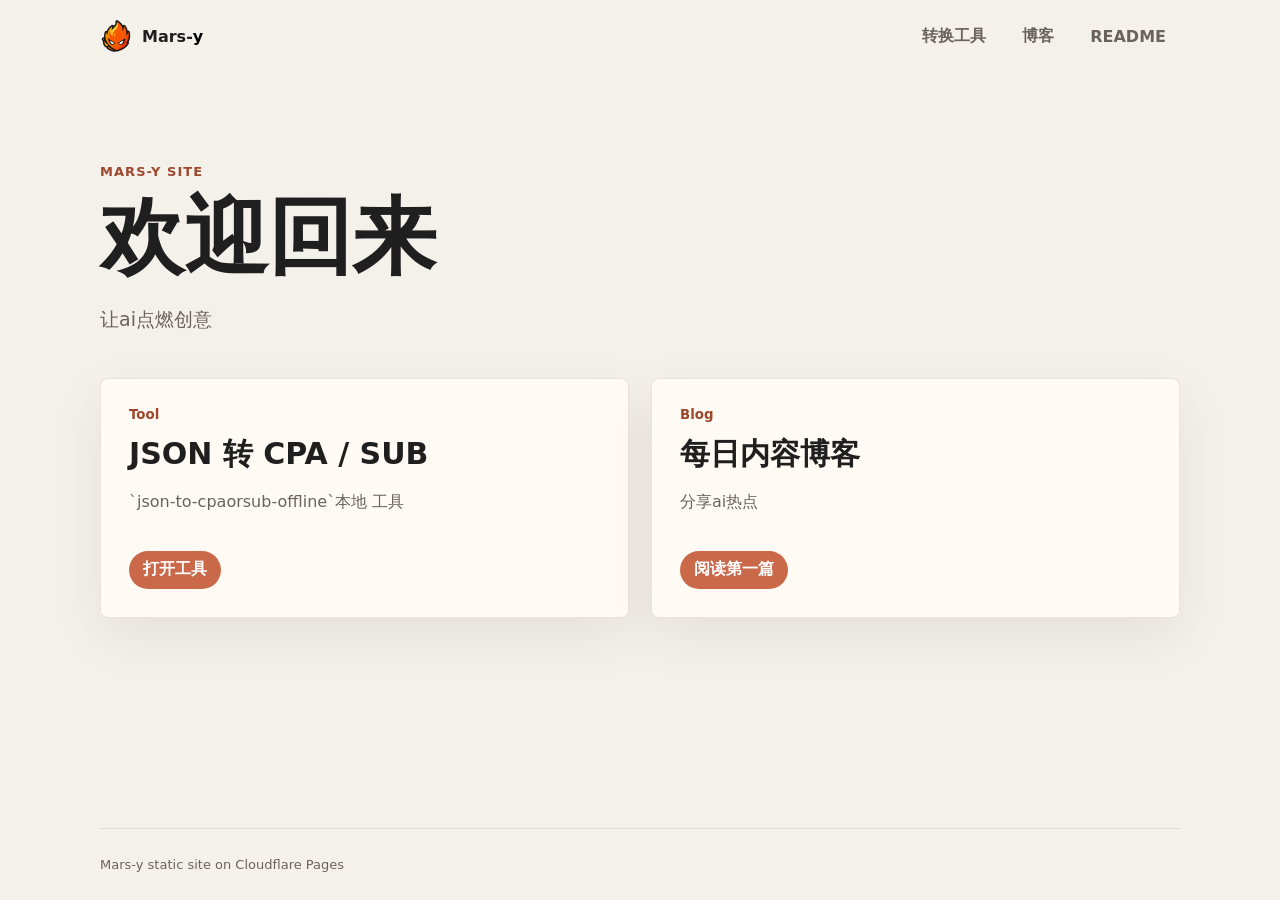
<file: index.html>
<!doctype html>
<html lang="zh-CN">
<head>
  <meta charset="utf-8">
  <meta name="viewport" content="width=device-width, initial-scale=1">
  <title>Mars-y - 工具与博客</title>
  <meta name="description" content="Mars-y 静态站点入口，包含本地转换工具和每日博客。">
  <link rel="icon" type="image/x-icon" href="assets/mars-y-icon-cropped-hd.ico">
  <style>
    :root {
      --bg: #f4f1eb;
      --surface: #fffaf3;
      --text: #1f1f20;
      --muted: #69635c;
      --line: rgba(31, 31, 32, 0.1);
      --accent: #c9694a;
      --accent-dark: #9d482d;
      font-family: Inter, ui-sans-serif, system-ui, -apple-system, BlinkMacSystemFont, "Segoe UI", sans-serif;
    }

    * { box-sizing: border-box; }
    body { margin: 0; background: var(--bg); color: var(--text); }
    a { color: inherit; text-decoration: none; }
    .shell { min-height: 100vh; display: grid; grid-template-rows: auto 1fr auto; }
    .nav, .main, .footer { width: min(1080px, calc(100% - 40px)); margin-inline: auto; }
    .nav { min-height: 72px; display: flex; align-items: center; gap: 18px; }
    .brand { display: inline-flex; align-items: center; gap: 10px; font-weight: 850; }
    .brand img { width: 32px; height: 32px; border-radius: 8px; }
    .brand-y { color: #000; }
    .links { margin-left: auto; display: flex; gap: 8px; flex-wrap: wrap; }
    .links a, .button { min-height: 38px; display: inline-flex; align-items: center; justify-content: center; padding: 0 14px; border-radius: 999px; font-weight: 750; }
    .links a { color: var(--muted); }
    .links a:hover { color: var(--accent-dark); background: rgba(201, 105, 74, 0.1); }
    .main { padding: clamp(44px, 8vw, 92px) 0; }
    .eyebrow { color: var(--accent-dark); font-size: 13px; font-weight: 850; text-transform: uppercase; letter-spacing: 0.08em; }
    h1 { max-width: 860px; margin: 16px 0 0; font-size: clamp(44px, 8vw, 84px); line-height: 1.02; letter-spacing: 0; }
    .copy { max-width: 720px; margin: 22px 0 0; color: var(--muted); font-size: 19px; line-height: 1.75; }
    .grid { display: grid; grid-template-columns: repeat(2, minmax(0, 1fr)); gap: 22px; margin-top: 42px; }
    .card { min-height: 240px; display: flex; flex-direction: column; padding: 28px; border: 1px solid var(--line); border-radius: 8px; background: var(--surface); box-shadow: 0 18px 52px rgba(45, 36, 28, 0.08); }
    .card small { color: var(--accent-dark); font-weight: 850; }
    .card h2 { margin: 14px 0 0; font-size: 30px; line-height: 1.2; }
    .card p { color: var(--muted); line-height: 1.7; }
    .button { margin-top: auto; width: fit-content; background: var(--accent); color: white; }
    .footer { padding: 28px 0; border-top: 1px solid var(--line); color: var(--muted); font-size: 13px; }
    @media (max-width: 760px) {
      .nav { align-items: flex-start; flex-direction: column; padding: 16px 0; }
      .links { margin-left: 0; }
      .grid { grid-template-columns: 1fr; }
    }
  </style>
</head>
<body>
  <div class="shell">
    <header class="nav">
      <a class="brand" href="index.html" aria-label="Mars-y">
        <img src="assets/mars-y-icon-cropped-hd.ico" alt="Mars-y logo">
        <span>Mars-<span class="brand-y">y</span></span>
      </a>
      <nav class="links" aria-label="主导航">
        <a href="tools/json-to-cpaorsub-offline/">转换工具</a>
        <a href="blog/">博客</a>
        <a href="README.md">README</a>
      </nav>
    </header>

    <main class="main">
      <div class="eyebrow">Mars-y Site</div>
      <h1>欢迎回来</h1>
      <p class="copy">让ai点燃创意</p>

      <section class="grid" aria-label="站点入口">
        <a class="card" href="tools/json-to-cpaorsub-offline/">
          <small>Tool</small>
          <h2>JSON 转 CPA / SUB</h2>
          <p>`json-to-cpaorsub-offline`本地 工具</p>
          <span class="button">打开工具</span>
        </a>
        <a class="card" href="blog/posts/2026-06-03-ai-three-years-nine-lessons/">
          <small>Blog</small>
          <h2>每日内容博客</h2>
          <p>分享ai热点</p>
          <span class="button">阅读第一篇</span>
        </a>
      </section>
    </main>

    <footer class="footer">Mars-y static site on Cloudflare Pages</footer>
  </div>
</body>
</html>
</file>
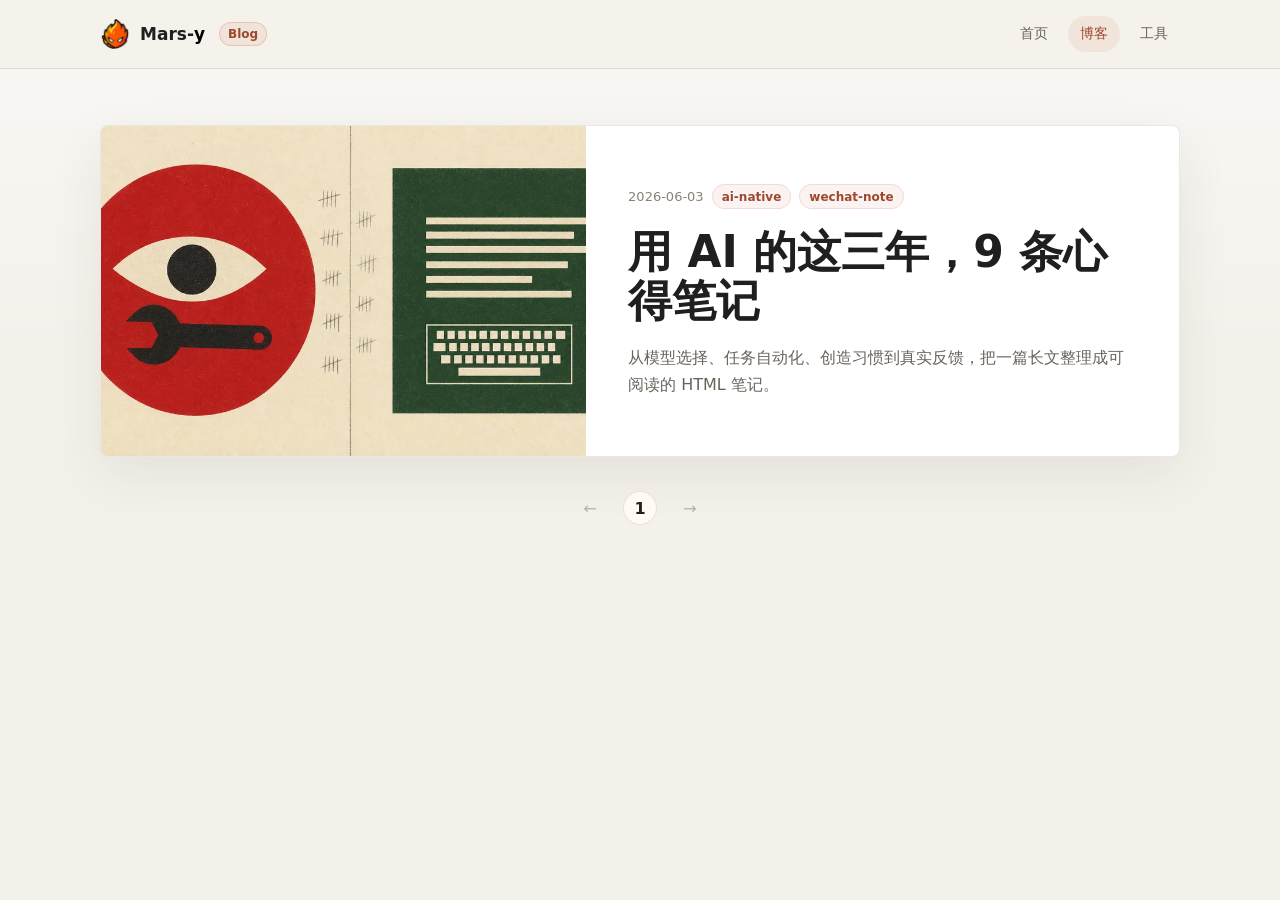
<file: blog/index.html>
<!doctype html>
<html lang="zh-CN">
<head>
  <meta charset="utf-8">
  <meta name="viewport" content="width=device-width, initial-scale=1">
  <title>Mars-y Blog</title>
  <meta name="description" content="Mars-y Blog 文章列表。">
  <link rel="icon" type="image/x-icon" href="../assets/mars-y-icon-cropped-hd.ico">
  <link rel="stylesheet" href="assets/blog.css">
</head>
<body>
  <div class="site-shell">
    <header class="topbar">
      <div class="topbar-inner">
        <a class="brand" href="../index.html" aria-label="Mars-y">
          <img src="../assets/mars-y-icon-cropped-hd.ico" alt="Mars-y logo">
          <span>Mars-<span class="brand-accent">y</span></span>
          <small>Blog</small>
        </a>
        <nav class="nav-links" aria-label="主导航">
          <a href="../index.html">首页</a>
          <a class="active" href="index.html">博客</a>
          <a href="../tools/json-to-cpaorsub-offline/">工具</a>
        </nav>
      </div>
    </header>

    <main class="container">
      <section class="post-grid" aria-label="博客文章列表">
        <a class="featured-card" href="posts/2026-06-03-ai-three-years-nine-lessons/">
          <span class="visual">
            <img src="assets/en-qwen-3-7-plus-vs-max-hero.Cld_b5CU_Z1lOoqn.webp" alt="">
          </span>
          <span class="featured-body">
            <span class="meta-line"><span>2026-06-03</span><span class="tag">ai-native</span><span class="tag">wechat-note</span></span>
            <strong>用 AI 的这三年，9 条心得笔记</strong>
            <span class="excerpt">从模型选择、任务自动化、创造习惯到真实反馈，把一篇长文整理成可阅读的 HTML 笔记。</span>
          </span>
        </a>
      </section>

      <nav class="pager" aria-label="博客分页">
        <span aria-disabled="true">←</span>
        <strong>1</strong>
        <span aria-disabled="true">→</span>
      </nav>
    </main>
  </div>
</body>
</html>
</file>
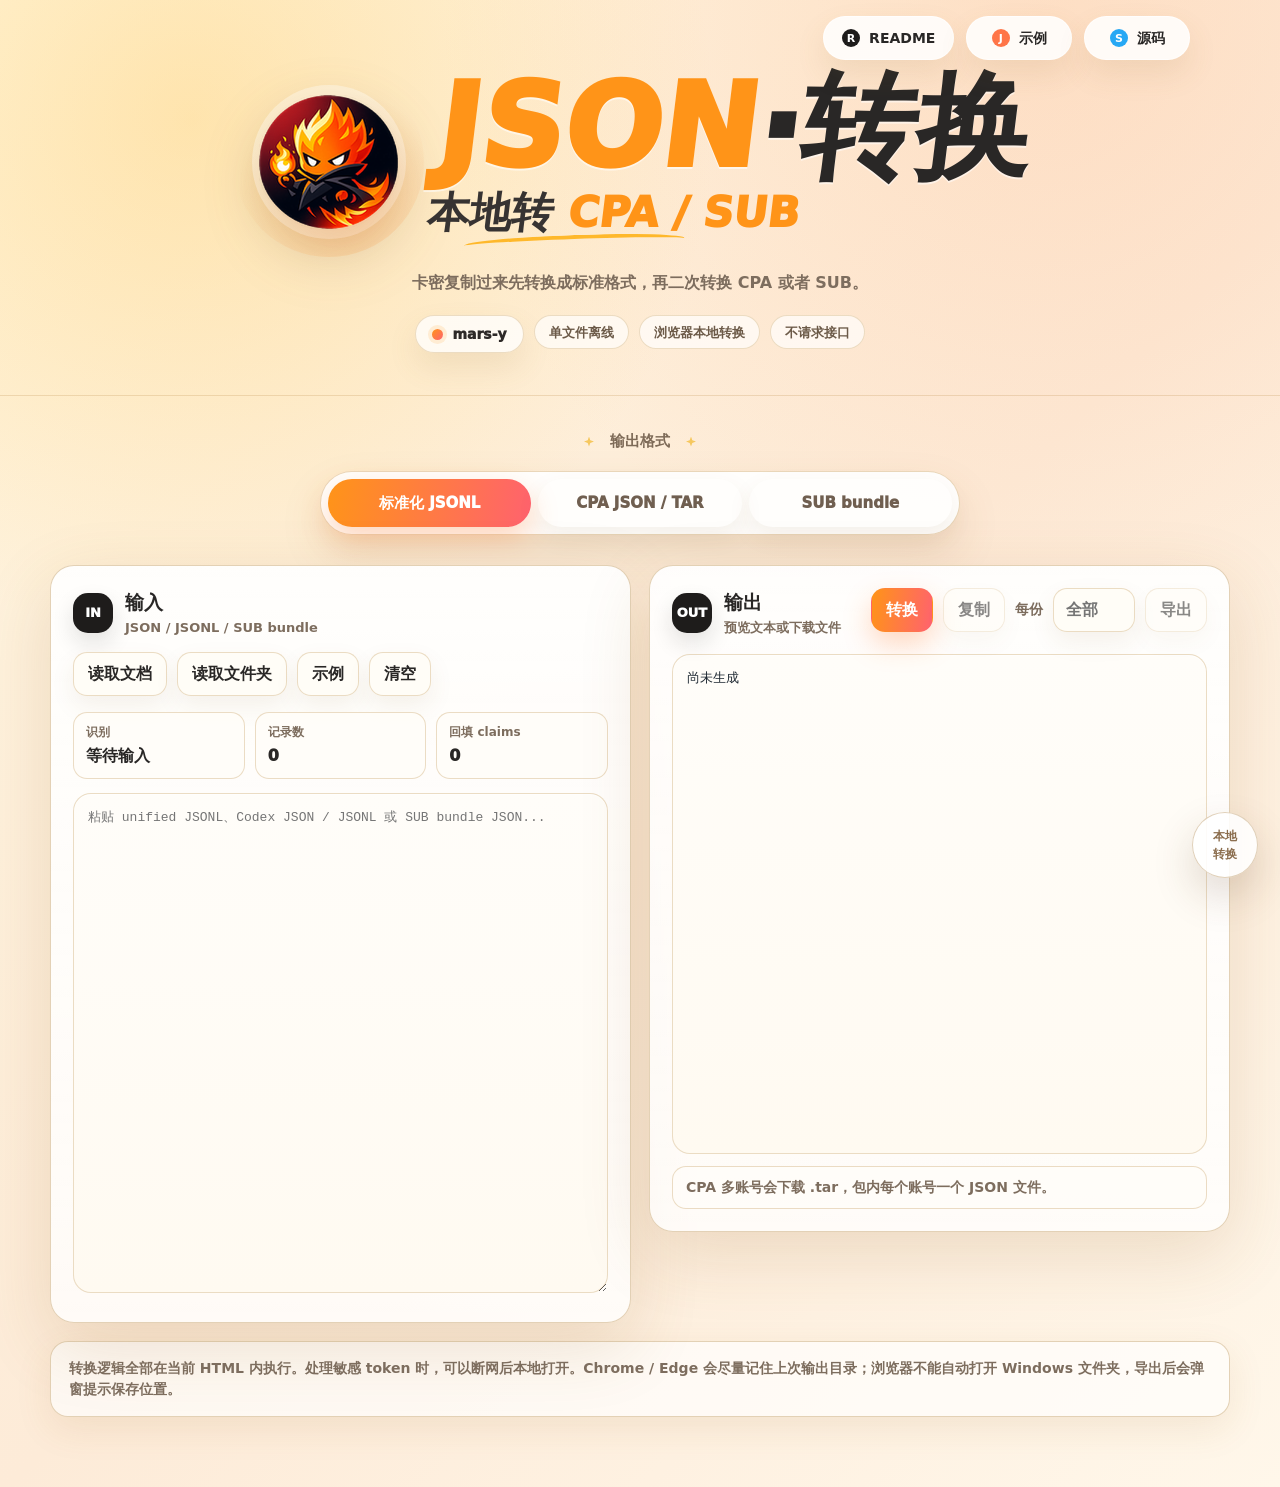
<file: minimal/index.html>
<!doctype html>
<html lang="zh-CN">
<head>
  <meta charset="utf-8">
  <meta name="viewport" content="width=device-width, initial-scale=1">
  <meta http-equiv="Content-Security-Policy" content="default-src 'self' 'unsafe-inline' data: blob:; connect-src 'none'; base-uri 'none'; form-action 'none'">
  <title>ChatGPT JSON 本地转 CPA / SUB</title>
  <link rel="icon" type="image/x-icon" href="assets/favicon.ico">
  <style>
    :root {
      color-scheme: light;
      --bg: #fff6df;
      --bg-warm: #fdebd8;
      --paper: rgba(255, 255, 255, 0.84);
      --paper-solid: #fffdf8;
      --text: #292726;
      --muted: #7d6d5e;
      --line: #ead9bd;
      --line-strong: #ffb31a;
      --accent: #ff9418;
      --accent-strong: #ff626e;
      --blue: #3388ff;
      --danger: #b42318;
      --code: #1f2933;
      --soft: rgba(255, 253, 248, 0.9);
      --shadow: 0 22px 70px rgba(144, 96, 28, 0.16);
      --shadow-pill: 0 14px 30px rgba(150, 112, 58, 0.12);
      --radius-sm: 14px;
      --radius-md: 18px;
      --radius-lg: 24px;
      --radius-pill: 999px;
    }

    * { box-sizing: border-box; }

    html { min-height: 100%; }

    body {
      margin: 0;
      min-height: 100vh;
      background:
        radial-gradient(circle at 15% 8%, rgba(255, 200, 88, 0.36), transparent 30%),
        radial-gradient(circle at 82% 2%, rgba(255, 149, 93, 0.18), transparent 34%),
        linear-gradient(135deg, var(--bg), var(--bg-warm) 54%, #fff7ea);
      color: var(--text);
      font-family: "Trebuchet MS", "Microsoft YaHei", "PingFang SC", system-ui, sans-serif;
      line-height: 1.5;
      overflow-x: hidden;
    }

    a {
      color: inherit;
      text-decoration: none;
    }

    button,
    input,
    select,
    textarea {
      font: inherit;
    }

    main {
      width: 100%;
    }

    .page-shell {
      min-height: 100vh;
      position: relative;
    }

    .top-links {
      position: absolute;
      top: 16px;
      right: clamp(18px, 7vw, 180px);
      z-index: 4;
      display: flex;
      gap: 12px;
      align-items: center;
    }

    .shortcut {
      display: inline-flex;
      min-width: 106px;
      height: 44px;
      align-items: center;
      justify-content: center;
      gap: 9px;
      padding: 0 18px;
      border: 1px solid rgba(255, 255, 255, 0.74);
      border-radius: var(--radius-pill);
      background: rgba(255, 255, 255, 0.86);
      box-shadow: var(--shadow-pill);
      font-size: 14px;
      font-weight: 800;
      white-space: nowrap;
      transition: transform 160ms ease, box-shadow 160ms ease;
    }

    .shortcut:hover {
      transform: translateY(-2px);
      box-shadow: 0 18px 38px rgba(150, 112, 58, 0.18);
    }

    .shortcut-mark {
      width: 18px;
      height: 18px;
      display: grid;
      place-items: center;
      border-radius: 50%;
      background: #1e1c1b;
      color: white;
      font-size: 11px;
      line-height: 1;
      font-weight: 900;
    }

    .shortcut:nth-child(2) .shortcut-mark { background: #ff7548; }
    .shortcut:nth-child(3) .shortcut-mark { background: #27a8f4; }

    .hero {
      min-height: 360px;
      display: grid;
      place-items: center;
      padding: 74px 24px 42px;
      border-bottom: 1px solid rgba(192, 151, 92, 0.28);
      text-align: center;
      position: relative;
    }

    .hero-inner {
      display: grid;
      justify-items: center;
      gap: 18px;
      width: min(780px, 100%);
    }

    .brand-lockup {
      display: flex;
      align-items: center;
      justify-content: center;
      gap: 28px;
    }

    .brand-icon {
      width: 154px;
      height: 154px;
      position: relative;
      display: grid;
      place-items: center;
      border-radius: 50%;
      background: rgba(255, 255, 255, 0.34);
      filter: drop-shadow(0 18px 26px rgba(106, 68, 22, 0.22));
    }

    .brand-icon::before {
      content: "";
      position: absolute;
      inset: -18px;
      border-radius: 50%;
      background: radial-gradient(circle at 58% 70%, rgba(255, 106, 0, 0.24), transparent 62%);
      z-index: -1;
    }

    .brand-icon img {
      width: 100%;
      height: 100%;
      display: block;
      border-radius: 50%;
      object-fit: cover;
    }

    .brand-word {
      text-align: left;
      letter-spacing: 0;
      line-height: 0.92;
      transform: skew(-7deg);
    }

    .brand-word h1 {
      margin: 0;
      font-size: clamp(62px, 9vw, 116px);
      font-weight: 1000;
      letter-spacing: 0;
      color: var(--text);
      text-shadow: 0 2px 0 rgba(255, 255, 255, 0.55);
    }

    .brand-word h1 span {
      color: var(--accent);
    }

    .brand-word strong {
      display: block;
      margin-top: 10px;
      font-size: clamp(26px, 4.2vw, 42px);
      line-height: 1.08;
      font-weight: 1000;
      color: #373332;
    }

    .brand-word strong span {
      color: var(--accent);
    }

    .underline-swoosh {
      width: 220px;
      height: 14px;
      border-top: 4px solid var(--line-strong);
      border-radius: 50%;
      transform: translateX(40px) rotate(-2deg);
      opacity: 0.9;
    }

    .tagline {
      margin: 4px 0 0;
      color: var(--muted);
      font-size: 16px;
      font-weight: 800;
    }

    .hero-badges {
      display: flex;
      flex-wrap: wrap;
      justify-content: center;
      gap: 10px;
      margin-top: 2px;
    }

    .hero-badge {
      height: 34px;
      display: inline-flex;
      align-items: center;
      justify-content: center;
      padding: 0 14px;
      border: 1px solid rgba(234, 217, 189, 0.9);
      border-radius: var(--radius-pill);
      background: rgba(255, 255, 255, 0.68);
      color: #6c5a48;
      font-size: 13px;
      font-weight: 850;
    }

    .brand-name {
      height: 38px;
      display: inline-flex;
      align-items: center;
      justify-content: center;
      gap: 9px;
      padding: 0 16px;
      border-radius: var(--radius-pill);
      border: 1px solid rgba(234, 217, 189, 0.9);
      background: rgba(255, 255, 255, 0.76);
      color: #2d2927;
      font-size: 14px;
      font-weight: 1000;
      box-shadow: var(--shadow-pill);
    }

    .brand-name::before {
      content: "";
      width: 11px;
      height: 11px;
      border-radius: 50%;
      background: linear-gradient(135deg, var(--accent), var(--accent-strong));
      box-shadow: 0 0 0 4px rgba(255, 148, 24, 0.14);
    }

    .tool-area {
      padding: 34px 24px 70px;
    }

    p {
      margin: 0;
      color: var(--muted);
    }

    .section-kicker {
      display: flex;
      align-items: center;
      justify-content: center;
      gap: 16px;
      margin: 0 0 18px;
      color: #7e6b58;
      font-size: 15px;
      font-weight: 900;
    }

    .section-kicker::before,
    .section-kicker::after {
      content: "";
      width: 10px;
      height: 10px;
      background: #f6c85f;
      clip-path: polygon(50% 0, 63% 37%, 100% 50%, 63% 63%, 50% 100%, 37% 63%, 0 50%, 37% 37%);
    }

    .mode-tabs {
      width: min(640px, calc(100vw - 34px));
      min-height: 64px;
      margin: 0 auto 30px;
      padding: 7px;
      border: 1px solid rgba(231, 209, 174, 0.85);
      border-radius: var(--radius-pill);
      background: rgba(255, 255, 255, 0.92);
      box-shadow: 0 20px 44px rgba(128, 86, 31, 0.13);
      display: grid;
      grid-template-columns: repeat(3, minmax(0, 1fr));
      gap: 7px;
    }

    .mode-tab {
      min-height: 48px;
      border: 0;
      border-radius: var(--radius-pill);
      background: transparent;
      color: #705f50;
      font-size: 15px;
      font-weight: 1000;
      cursor: pointer;
      transition: color 160ms ease, background 160ms ease, box-shadow 160ms ease;
    }

    .mode-tab.is-active {
      color: white;
      background: linear-gradient(100deg, var(--accent), var(--accent-strong));
      box-shadow: 0 12px 28px rgba(255, 119, 40, 0.28);
    }

    .mode-select {
      position: absolute;
      width: 1px;
      height: 1px;
      opacity: 0;
      pointer-events: none;
    }

    .workspace-grid {
      width: min(1180px, 100%);
      margin: 0 auto;
      display: grid;
      grid-template-columns: 1fr 1fr;
      gap: 18px;
      align-items: start;
    }

    .panel {
      background: linear-gradient(180deg, rgba(255, 255, 255, 0.92), rgba(255, 255, 255, 0.78));
      border: 1px solid rgba(224, 204, 174, 0.9);
      border-radius: var(--radius-lg);
      padding: 22px;
      box-shadow: var(--shadow);
      overflow: hidden;
    }

    .bar {
      display: flex;
      gap: 14px;
      flex-wrap: wrap;
      align-items: flex-start;
      justify-content: space-between;
      margin-bottom: 16px;
    }

    .panel-title {
      display: flex;
      align-items: center;
      gap: 12px;
      min-width: 180px;
    }

    .panel-icon {
      width: 40px;
      height: 40px;
      display: grid;
      place-items: center;
      border-radius: 15px;
      background: #1e1c1b;
      color: white;
      box-shadow: 0 10px 22px rgba(28, 28, 28, 0.12);
      font-size: 13px;
      font-weight: 1000;
    }

    .panel-title strong {
      display: block;
      font-size: 19px;
      font-weight: 1000;
      letter-spacing: 0;
    }

    .panel-title small {
      display: block;
      margin-top: 2px;
      color: var(--muted);
      font-size: 13px;
      font-weight: 750;
    }

    .controls {
      display: flex;
      gap: 10px;
      flex-wrap: wrap;
      align-items: center;
      justify-content: flex-end;
    }

    label {
      color: var(--muted);
      font-size: 14px;
    }

    .split-control {
      min-height: 42px;
      display: inline-flex;
      align-items: center;
      font-weight: 850;
    }

    .split-input {
      width: 82px;
      min-height: 42px;
      border: 1px solid rgba(234, 218, 191, 0.92);
      border-radius: var(--radius-sm);
      background: rgba(255, 253, 247, 0.9);
      color: var(--text);
      padding: 9px 12px;
      box-shadow: 0 10px 24px rgba(131, 89, 36, 0.08);
      font-weight: 850;
    }

    button {
      min-height: 42px;
      border-radius: var(--radius-sm);
      border: 1px solid rgba(234, 218, 191, 0.92);
      background: rgba(255, 253, 247, 0.9);
      color: var(--text);
      padding: 9px 14px;
      box-shadow: 0 10px 24px rgba(131, 89, 36, 0.08);
    }

    button {
      cursor: pointer;
      font-weight: 850;
    }

    button.primary {
      border-color: transparent;
      background: linear-gradient(100deg, var(--accent), var(--accent-strong));
      color: #fff;
      box-shadow: 0 12px 28px rgba(255, 119, 40, 0.28);
    }

    button:hover:not(:disabled) { transform: translateY(-1px); }
    button:disabled { cursor: not-allowed; opacity: 0.55; }

    textarea,
    pre {
      width: 100%;
      min-height: 500px;
      margin: 0;
      border: 1px solid rgba(234, 218, 191, 0.92);
      border-radius: var(--radius-md);
      background: linear-gradient(180deg, #fffdf9 0%, #fffaf1 100%);
      color: var(--code);
      font: 13px/1.55 ui-monospace, SFMono-Regular, Consolas, "Liberation Mono", monospace;
      padding: 14px;
      white-space: pre-wrap;
      word-break: break-word;
      overflow: auto;
      box-shadow: inset 0 1px 0 rgba(255, 255, 255, 0.78);
    }

    textarea {
      resize: vertical;
      tab-size: 2;
    }

    .status {
      display: grid;
      grid-template-columns: repeat(3, minmax(0, 1fr));
      gap: 10px;
      margin-bottom: 14px;
    }

    .pill {
      border: 1px solid rgba(234, 218, 191, 0.92);
      border-radius: var(--radius-sm);
      padding: 10px 12px;
      background: rgba(255, 253, 249, 0.86);
      min-width: 0;
    }

    .pill strong {
      display: block;
      font-size: 12px;
      color: var(--muted);
      font-weight: 850;
    }

    .pill span {
      display: block;
      margin-top: 3px;
      overflow: hidden;
      text-overflow: ellipsis;
      white-space: nowrap;
      font-weight: 1000;
    }

    .message {
      min-height: 38px;
      margin-top: 12px;
      padding: 10px 13px;
      border: 1px solid rgba(234, 218, 191, 0.92);
      border-radius: var(--radius-sm);
      background: rgba(255, 253, 249, 0.78);
      color: var(--muted);
      font-size: 14px;
      font-weight: 750;
    }

    .message.error {
      border-color: #fecdd3;
      background: #fff1f2;
      color: var(--danger);
    }

    .hint {
      width: min(1180px, 100%);
      margin: 18px auto 0;
      padding: 16px 18px;
      border: 1px solid rgba(224, 204, 174, 0.9);
      border-radius: var(--radius-md);
      background: rgba(255, 255, 255, 0.66);
      color: var(--muted);
      font-size: 14px;
      font-weight: 750;
      box-shadow: 0 12px 36px rgba(144, 96, 28, 0.1);
    }

    .float-note {
      position: fixed;
      right: 22px;
      bottom: 22px;
      width: 66px;
      height: 66px;
      display: grid;
      place-items: center;
      border-radius: 50%;
      border: 1px solid rgba(223, 207, 183, 0.96);
      background: rgba(255, 255, 255, 0.88);
      box-shadow: 0 18px 42px rgba(89, 58, 28, 0.18);
      color: #8b6d4d;
      font-size: 12px;
      font-weight: 1000;
      text-align: center;
    }

    @media (max-width: 860px) {
      .top-links {
        position: relative;
        top: auto;
        right: auto;
        overflow-x: auto;
        justify-content: flex-start;
        padding: 20px 16px 0;
        scrollbar-width: none;
      }

      .shortcut { min-width: 116px; }

      .hero {
        min-height: auto;
        padding: 22px 16px 34px;
      }

      .brand-lockup {
        flex-direction: column;
        gap: 6px;
      }

      .brand-icon {
        width: 118px;
        height: 118px;
      }

      .brand-word {
        text-align: center;
        transform: none;
        max-width: 100%;
      }

      .brand-word h1 {
        font-size: clamp(48px, 15vw, 68px);
      }

      .brand-word strong {
        max-width: calc(100vw - 40px);
        font-size: clamp(21px, 6.8vw, 28px);
        line-height: 1.12;
      }

      .underline-swoosh {
        width: 150px;
        transform: translateX(30px) rotate(-2deg);
      }

      .tagline { font-size: 15px; }

      .tool-area {
        padding: 30px 16px 64px;
      }

      .mode-tabs {
        width: calc(100vw - 32px);
        grid-template-columns: 1fr;
        border-radius: 22px;
      }

      .mode-tab {
        border-radius: 17px;
      }

      .workspace-grid { grid-template-columns: 1fr; }
      .status { grid-template-columns: 1fr; }
      textarea, pre { min-height: 380px; }

      .panel {
        padding: 17px 14px;
        border-radius: 22px;
      }

      .bar {
        align-items: flex-start;
      }

      .controls {
        justify-content: flex-start;
      }

      .float-note { display: none; }
    }
  </style>
</head>
<body>
  <div class="page-shell">
    <nav class="top-links" aria-label="快捷入口">
      <a class="shortcut" href="./README.md"><span class="shortcut-mark">R</span>README</a>
      <a class="shortcut" href="./examples/card.example.jsonl"><span class="shortcut-mark">J</span>示例</a>
      <a class="shortcut" href="https://github.com/liaosong0187765-maker/json-to-cpaorsub-offline"><span class="shortcut-mark">S</span>源码</a>
    </nav>

    <header class="hero">
      <div class="hero-inner">
        <div class="brand-lockup">
          <div class="brand-icon">
            <img src="assets/mars-y-icon.ico" alt="mars-y">
          </div>
          <div class="brand-word">
            <h1><span>JSON</span>·转换</h1>
            <strong>本地转 <span>CPA / SUB</span></strong>
            <div class="underline-swoosh" aria-hidden="true"></div>
          </div>
        </div>
        <p class="tagline">卡密复制过来先转换成标准格式，再二次转换 CPA 或者 SUB。</p>
        <div class="hero-badges" aria-label="工具特性">
          <span class="brand-name">mars-y</span>
          <span class="hero-badge">单文件离线</span>
          <span class="hero-badge">浏览器本地转换</span>
          <span class="hero-badge">不请求接口</span>
        </div>
      </div>
    </header>

    <main class="tool-area">
      <p class="section-kicker">输出格式</p>
      <div class="mode-tabs" role="tablist" aria-label="输出格式">
        <button class="mode-tab is-active" type="button" data-mode-value="normalize">标准化 JSONL</button>
        <button class="mode-tab" type="button" data-mode-value="to-cpa">CPA JSON / TAR</button>
        <button class="mode-tab" type="button" data-mode-value="to-sub">SUB bundle</button>
      </div>

      <select id="mode" class="mode-select" aria-label="输出模式">
        <option value="normalize">标准化 JSONL</option>
        <option value="to-cpa">转 CPA JSON</option>
        <option value="to-sub">转 SUB bundle</option>
      </select>

      <section class="workspace-grid">
        <section class="panel">
          <div class="bar">
            <div class="panel-title">
              <span class="panel-icon">IN</span>
              <span>
                <strong>输入</strong>
                <small>JSON / JSONL / SUB bundle</small>
              </span>
            </div>
            <div class="controls">
              <input id="file-input" type="file" accept=".txt,.json,.jsonl,application/json,text/plain" multiple hidden>
              <input id="folder-input" type="file" accept=".txt,.json,.jsonl,application/json,text/plain" webkitdirectory multiple hidden>
              <button id="load-file" type="button">读取文档</button>
              <button id="load-folder" type="button">读取文件夹</button>
              <button id="demo" type="button">示例</button>
              <button id="clear" type="button">清空</button>
            </div>
          </div>

          <div class="status" aria-live="polite">
            <div class="pill"><strong>识别</strong><span id="shape">等待输入</span></div>
            <div class="pill"><strong>记录数</strong><span id="count">0</span></div>
            <div class="pill"><strong>回填 claims</strong><span id="backfilled">0</span></div>
          </div>

          <textarea id="src" spellcheck="false" placeholder="粘贴 unified JSONL、Codex JSON / JSONL 或 SUB bundle JSON..."></textarea>
        </section>

        <section class="panel">
          <div class="bar">
            <div class="panel-title">
              <span class="panel-icon">OUT</span>
              <span>
                <strong>输出</strong>
                <small>预览文本或下载文件</small>
              </span>
            </div>
            <div class="controls">
              <button class="primary" id="convert" type="button">转换</button>
              <button id="copy" type="button" disabled>复制</button>
              <label class="split-control" for="split-size">每份</label>
              <input id="split-size" class="split-input" type="number" min="1" step="1" inputmode="numeric" placeholder="全部">
              <button id="export" type="button" disabled>导出</button>
            </div>
          </div>

          <pre id="out">尚未生成</pre>
          <div id="msg" class="message">CPA 多账号会下载 .tar，包内每个账号一个 JSON 文件。</div>
        </section>
      </section>

      <div class="hint">
        转换逻辑全部在当前 HTML 内执行。处理敏感 token 时，可以断网后本地打开。Chrome / Edge 会尽量记住上次输出目录；浏览器不能自动打开 Windows 文件夹，导出后会弹窗提示保存位置。
      </div>
    </main>

    <aside class="float-note" aria-label="本地工具">本地<br>转换</aside>
  </div>

  <script>
    const DEFAULT_CLIENT_ID = "app_EMoamEEZ73f0CkXaXp7hrann";
    const DEFAULT_PRIVACY_MODE = "training_off";
    const DEFAULT_PLAN_TYPE = "free";
    const HANDLE_DB_NAME = "mars_y_json_converter";
    const HANDLE_STORE_NAME = "handles";
    const OUTPUT_DIR_HANDLE_KEY = "last_output_directory";
    const encoder = new TextEncoder();
    const decoder = new TextDecoder();

    const el = {
      src: document.getElementById("src"),
      out: document.getElementById("out"),
      mode: document.getElementById("mode"),
      convert: document.getElementById("convert"),
      copy: document.getElementById("copy"),
      export: document.getElementById("export"),
      splitSize: document.getElementById("split-size"),
      clear: document.getElementById("clear"),
      demo: document.getElementById("demo"),
      loadFile: document.getElementById("load-file"),
      loadFolder: document.getElementById("load-folder"),
      fileInput: document.getElementById("file-input"),
      folderInput: document.getElementById("folder-input"),
      shape: document.getElementById("shape"),
      count: document.getElementById("count"),
      backfilled: document.getElementById("backfilled"),
      msg: document.getElementById("msg"),
      modeTabs: Array.from(document.querySelectorAll(".mode-tab")),
    };

    let currentOutput = null;
    let currentBatchFiles = [];

    const supportedInputFilePattern = /\.(txt|json|jsonl)$/i;

    function firstText(...values) {
      for (const value of values) {
        const text = String(value ?? "").trim();
        if (text) return text;
      }
      return "";
    }

    function readObject(value) {
      return value && typeof value === "object" && !Array.isArray(value) ? value : {};
    }

    function coerceTimestamp(value) {
      if (typeof value === "number" && Number.isFinite(value)) return Math.max(0, Math.trunc(value));
      const text = String(value ?? "").trim();
      if (!text) return 0;
      if (/^-?\d+$/.test(text)) return Math.max(0, Number.parseInt(text, 10));
      const parsed = Date.parse(text);
      return Number.isNaN(parsed) ? 0 : Math.max(0, Math.trunc(parsed / 1000));
    }

    function looksLikeEmail(value) {
      const text = String(value ?? "").trim();
      if (!text || /\s/.test(text)) return false;
      const parts = text.split("@");
      return parts.length === 2 && Boolean(parts[0]) && Boolean(parts[1]);
    }

    function bytesToBase64Url(bytes) {
      let binary = "";
      for (const byte of bytes) binary += String.fromCharCode(byte);
      return btoa(binary).replace(/\+/g, "-").replace(/\//g, "_").replace(/=+$/g, "");
    }

    function base64UrlToBytes(value) {
      let normalized = String(value ?? "").replace(/-/g, "+").replace(/_/g, "/");
      const remainder = normalized.length % 4;
      if (remainder) normalized += "=".repeat(4 - remainder);
      const binary = atob(normalized);
      return Uint8Array.from(binary, (char) => char.charCodeAt(0));
    }

    function jsonToBase64Url(value) {
      return bytesToBase64Url(encoder.encode(JSON.stringify(value)));
    }

    function decodeJwtPayload(token) {
      try {
        const parts = String(token ?? "").split(".");
        if (parts.length < 2) return {};
        const parsed = JSON.parse(decoder.decode(base64UrlToBytes(parts[1])));
        return parsed && typeof parsed === "object" && !Array.isArray(parsed) ? parsed : {};
      } catch {
        return {};
      }
    }

    function extractAuth(payload) {
      return readObject(payload?.["https://api.openai.com/auth"]);
    }

    function extractProfile(payload) {
      return readObject(payload?.["https://api.openai.com/profile"]);
    }

    function extractAccountIdFromAuth(auth) {
      const accountId = firstText(auth?.chatgpt_account_id, auth?.account_id);
      if (accountId) return accountId;
      const accountUserId = firstText(auth?.chatgpt_account_user_id);
      if (accountUserId.includes("__")) return firstText(accountUserId.split("__").pop());
      return "";
    }

    function extractOrganizationId(idAuth, accessAuth) {
      const direct = firstText(idAuth?.organization_id, accessAuth?.organization_id);
      if (direct) return direct;
      const organizations = Array.isArray(idAuth?.organizations) ? idAuth.organizations : [];
      const preferred = organizations.find((org) => org?.is_default) || organizations[0];
      return firstText(preferred?.id);
    }

    function buildCompatibilityIdToken(args) {
      const now = Math.trunc(Date.now() / 1000);
      const accountId = firstText(args.accountId);
      const userId = firstText(args.userId);
      const projectId = firstText(args.projectId);
      const payload = {
        aud: [firstText(args.clientId, DEFAULT_CLIENT_ID)],
        email: firstText(args.email),
        exp: now + 3600,
        iat: now,
        iss: "https://auth.openai.com",
        "https://api.openai.com/auth": {
          account_id: accountId,
          chatgpt_account_id: accountId,
          chatgpt_user_id: userId,
          user_id: userId,
          organization_id: firstText(args.organizationId),
          project_id: projectId,
          chatgpt_plan_type: firstText(args.planType, DEFAULT_PLAN_TYPE),
        },
        sub: userId || accountId || "local-compat",
      };
      return `${jsonToBase64Url({ alg: "RS256", typ: "JWT", kid: "compat" })}.${jsonToBase64Url(payload)}.${bytesToBase64Url(encoder.encode("local_compat_signature"))}`;
    }

    function ensureIdTokenClaims(args) {
      const token = firstText(args.idToken);
      const accountId = firstText(args.accountId);
      if (!accountId) return token;

      const payload = decodeJwtPayload(token);
      if (!Object.keys(payload).length) return buildCompatibilityIdToken(args);

      const auth = { ...extractAuth(payload) };
      const existingChatgptAccountId = firstText(auth.chatgpt_account_id);
      const existingAccountId = firstText(auth.account_id);
      if (existingChatgptAccountId && existingAccountId) return token;

      const resolvedAccountId = firstText(existingChatgptAccountId, existingAccountId, accountId);
      auth.chatgpt_account_id = firstText(existingChatgptAccountId, resolvedAccountId);
      auth.account_id = firstText(existingAccountId, resolvedAccountId);

      if (args.userId) {
        auth.chatgpt_user_id = firstText(auth.chatgpt_user_id, auth.user_id, args.userId);
        auth.user_id = firstText(auth.user_id, auth.chatgpt_user_id, args.userId);
      }
      if (args.organizationId && !firstText(auth.organization_id)) auth.organization_id = args.organizationId;
      if (args.projectId && !firstText(auth.project_id)) auth.project_id = args.projectId;
      if (args.planType && !firstText(auth.chatgpt_plan_type)) auth.chatgpt_plan_type = args.planType;

      const parts = token.split(".");
      const header = parts[0] || jsonToBase64Url({ alg: "RS256", typ: "JWT", kid: "compat" });
      const signature = parts[2] || bytesToBase64Url(encoder.encode("local_compat_signature"));
      return `${header}.${jsonToBase64Url({ ...payload, "https://api.openai.com/auth": auth })}.${signature}`;
    }

    function finalizeRecord(record) {
      const item = { ...record };
      item.chatgpt_account_id = firstText(item.chatgpt_account_id, item.account_id);
      item.project_id = firstText(item.project_id, item.workspace_id);
      item.workspace_id = firstText(item.workspace_id, item.project_id);
      item.client_id = firstText(item.client_id, DEFAULT_CLIENT_ID);
      item.plan_type = firstText(item.plan_type, DEFAULT_PLAN_TYPE);
      item.privacy_mode = firstText(item.privacy_mode, DEFAULT_PRIVACY_MODE);
      item.openai_oauth_responses_websockets_v2_enabled = Boolean(item.openai_oauth_responses_websockets_v2_enabled);
      item.openai_oauth_responses_websockets_v2_mode = firstText(item.openai_oauth_responses_websockets_v2_mode, "off");
      item.disabled = Boolean(item.disabled);
      item.id_token = ensureIdTokenClaims({
        idToken: item.id_token,
        accessToken: item.access_token,
        accountId: item.chatgpt_account_id,
        userId: item.chatgpt_user_id,
        organizationId: item.organization_id,
        projectId: firstText(item.project_id, item.workspace_id),
        email: firstText(item.email, item.account_claims_email),
        planType: item.plan_type,
        clientId: item.client_id,
      });
      return item;
    }

    function normalizeRecord(input) {
      const item = readObject(input);
      if (!Object.keys(item).length || Array.isArray(item.accounts)) return null;

      const tokens = readObject(item.tokens);
      const credentials = readObject(item.credentials);
      const extra = readObject(item.extra);

      const idToken = firstText(item.id_token, credentials.id_token, tokens.id_token);
      const accessToken = firstText(item.access_token, credentials.access_token, tokens.access_token);
      const idPayload = decodeJwtPayload(idToken);
      const accessPayload = decodeJwtPayload(accessToken);
      const idAuth = extractAuth(idPayload);
      const accessAuth = extractAuth(accessPayload);
      const accessProfile = extractProfile(accessPayload);

      const email = firstText(
        item.email,
        extra.email,
        credentials.email,
        item.name,
        idPayload.email,
        accessProfile.email
      );
      const loginIdentity = firstText(item.login_identity);

      const record = {
        version: Number.parseInt(item.version || 1, 10) || 1,
        platform: firstText(item.platform, "chatgpt"),
        email,
        password: firstText(item.password),
        login_identity: loginIdentity,
        phone: firstText(item.phone),
        access_token: accessToken,
        refresh_token: firstText(item.refresh_token, credentials.refresh_token, tokens.refresh_token),
        id_token: idToken,
        session_token: firstText(item.session_token, credentials.session_token),
        client_id: firstText(item.client_id, credentials.client_id, DEFAULT_CLIENT_ID),
        chatgpt_account_id: firstText(
          item.chatgpt_account_id,
          item.account_id,
          credentials.chatgpt_account_id,
          credentials.account_id,
          extractAccountIdFromAuth(idAuth),
          extractAccountIdFromAuth(accessAuth)
        ),
        chatgpt_user_id: firstText(
          item.chatgpt_user_id,
          credentials.chatgpt_user_id,
          idAuth.chatgpt_user_id,
          idAuth.user_id,
          accessAuth.chatgpt_user_id,
          accessAuth.user_id
        ),
        organization_id: firstText(item.organization_id, credentials.organization_id, extractOrganizationId(idAuth, accessAuth)),
        project_id: firstText(item.project_id, credentials.project_id, item.workspace_id, credentials.workspace_id, idAuth.project_id, accessAuth.project_id),
        workspace_id: firstText(item.workspace_id, credentials.workspace_id, item.project_id, credentials.project_id, idAuth.project_id, accessAuth.project_id),
        created_at: coerceTimestamp(item.created_at),
        last_used: coerceTimestamp(item.last_used),
        status: firstText(item.status),
        source: firstText(item.source, item.notes, tokens.access_token ? "codex_input" : credentials.access_token ? "sub_bundle_input" : ""),
        disabled: Boolean(item.disabled),
        account_claims_email: firstText(item.account_claims_email, extra.email, idPayload.email, accessProfile.email, email),
        plan_type: firstText(item.plan_type, credentials.plan_type, idAuth.chatgpt_plan_type, accessAuth.chatgpt_plan_type, DEFAULT_PLAN_TYPE),
        privacy_mode: firstText(item.privacy_mode, extra.privacy_mode, DEFAULT_PRIVACY_MODE),
        openai_oauth_responses_websockets_v2_enabled: Boolean(
          item.openai_oauth_responses_websockets_v2_enabled ||
          extra.openai_oauth_responses_websockets_v2_enabled
        ),
        openai_oauth_responses_websockets_v2_mode: firstText(
          item.openai_oauth_responses_websockets_v2_mode,
          extra.openai_oauth_responses_websockets_v2_mode,
          "off"
        ),
      };

      if (record.login_identity && !record.phone && !looksLikeEmail(record.login_identity)) record.phone = record.login_identity;
      if (!record.email) record.email = firstText(record.account_claims_email, record.chatgpt_account_id, "unknown-account");
      return finalizeRecord(record);
    }

    function parseInputItems(text) {
      const trimmed = String(text ?? "").trim();
      if (!trimmed) return { items: [], shape: "空输入" };

      let root = null;
      try {
        root = JSON.parse(trimmed);
      } catch {
        root = null;
      }

      const items = [];
      let shape = "JSONL";

      if (root && typeof root === "object" && !Array.isArray(root)) {
        if (Array.isArray(root.accounts)) {
          items.push(...root.accounts.filter((value) => value && typeof value === "object" && !Array.isArray(value)));
          shape = "SUB bundle JSON";
        } else {
          items.push(root);
          shape = root.tokens ? "Codex JSON" : root.credentials ? "SUB account JSON" : "Unified JSON";
        }
      } else if (Array.isArray(root)) {
        items.push(...root.filter((value) => value && typeof value === "object" && !Array.isArray(value)));
        shape = items[0]?.tokens ? "Codex JSON 数组" : items[0]?.credentials ? "SUB account JSON 数组" : "JSON 数组";
      } else {
        for (const [index, rawLine] of trimmed.split(/\r?\n/).entries()) {
          const line = rawLine.trim();
          if (!line || line.startsWith("#")) continue;
          try {
            const parsed = JSON.parse(line);
            if (parsed && typeof parsed === "object" && !Array.isArray(parsed)) {
              if (Array.isArray(parsed.accounts)) {
                items.push(...parsed.accounts.filter((value) => value && typeof value === "object" && !Array.isArray(value)));
                shape = "SUB bundle JSONL";
              } else {
                items.push(parsed);
              }
            }
          } catch (error) {
            throw new Error(`第 ${index + 1} 行不是有效 JSON：${error instanceof Error ? error.message : String(error)}`);
          }
        }
        if (items[0]?.tokens) shape = "Codex JSONL";
        else if (items[0]?.credentials) shape = "SUB account JSONL";
        else shape = "Unified JSONL";
      }

      return { items, shape };
    }

    function normalizeRecordsFromText(text) {
      const { items, shape } = parseInputItems(text);
      const recordMap = new Map();
      let backfilled = 0;

      for (const item of items) {
        const sourceIdToken = firstText(item?.id_token, item?.credentials?.id_token, item?.tokens?.id_token);
        const beforeAuth = extractAuth(decodeJwtPayload(sourceIdToken));
        const hadClaims = Boolean(firstText(beforeAuth.chatgpt_account_id) && firstText(beforeAuth.account_id));
        const record = normalizeRecord(item);
        if (!record) continue;

        const afterAuth = extractAuth(decodeJwtPayload(record.id_token));
        const hasClaims = Boolean(firstText(afterAuth.chatgpt_account_id) && firstText(afterAuth.account_id));
        if (!hadClaims && hasClaims && firstText(record.chatgpt_account_id)) backfilled += 1;

        const key = firstText(record.email, record.chatgpt_account_id, crypto.randomUUID()).trim().toLowerCase();
        recordMap.set(key, record);
      }

      return { records: [...recordMap.values()], shape, backfilled };
    }

    function toIsoUtc8(date) {
      const shifted = new Date(date.getTime() + 8 * 60 * 60 * 1000);
      return shifted.toISOString().replace("T", " ").replace(/\.\d{3}Z$/, " +0800");
    }

    function sanitizeFilename(value, fallback) {
      const text = firstText(value, fallback).replace(/[\\/:*?"<>|\x00-\x1f]+/g, "_").replace(/\s+/g, "_");
      return text.slice(0, 90) || fallback;
    }

    function exportFileName(count, ext, now = new Date()) {
      const stamp = now.toISOString().replace(/[-:]/g, "").replace(/\.\d{3}Z$/, "Z");
      return `chatgpt_${count}_${stamp}.${ext}`;
    }

    function buildCpaPayload(record, now = new Date()) {
      const item = finalizeRecord(record);
      const expiresAt = coerceTimestamp(decodeJwtPayload(item.access_token).exp);
      return {
        type: "codex",
        email: item.email,
        expired: expiresAt ? toIsoUtc8(new Date(expiresAt * 1000)) : "",
        id_token: item.id_token,
        account_id: firstText(item.chatgpt_account_id),
        disabled: Boolean(item.disabled),
        access_token: item.access_token,
        last_refresh: toIsoUtc8(now),
        refresh_token: item.refresh_token,
      };
    }

    function buildSubAccount(record, now = new Date()) {
      const item = finalizeRecord(record);
      let expiresAt = coerceTimestamp(decodeJwtPayload(item.access_token).exp);
      if (!expiresAt) expiresAt = Math.trunc(now.getTime() / 1000) + 863999;

      return {
        name: item.email,
        platform: "openai",
        type: "oauth",
        credentials: {
          access_token: item.access_token,
          chatgpt_account_id: item.chatgpt_account_id,
          chatgpt_user_id: item.chatgpt_user_id,
          client_id: firstText(item.client_id, DEFAULT_CLIENT_ID),
          email: item.email,
          expires_at: expiresAt,
          id_token: item.id_token,
          organization_id: item.organization_id,
          plan_type: firstText(item.plan_type, DEFAULT_PLAN_TYPE),
          refresh_token: item.refresh_token,
        },
        extra: {
          email: item.email,
          openai_oauth_responses_websockets_v2_enabled: Boolean(item.openai_oauth_responses_websockets_v2_enabled),
          openai_oauth_responses_websockets_v2_mode: firstText(item.openai_oauth_responses_websockets_v2_mode, "off"),
          privacy_mode: firstText(item.privacy_mode, DEFAULT_PRIVACY_MODE),
        },
        concurrency: 10,
        priority: 1,
        rate_multiplier: 1,
        auto_pause_on_expired: true,
      };
    }

    function writeText(dst, offset, text) {
      const bytes = encoder.encode(String(text ?? ""));
      dst.set(bytes.slice(0, Math.max(0, dst.length - offset)), offset);
    }

    function tarOctal(value, length) {
      const text = Math.max(0, Math.trunc(value)).toString(8);
      return `${text}`.padStart(length - 1, "0") + "\0";
    }

    function tarChecksum(header) {
      let sum = 0;
      for (const byte of header) sum += byte;
      return `${sum.toString(8).padStart(6, "0")}\0 `;
    }

    function createTarArchive(files, now = new Date()) {
      const blocks = [];
      const timestamp = Math.trunc(now.getTime() / 1000);

      for (const file of files) {
        const name = sanitizeFilename(file.name, "account.json").slice(0, 99);
        const bytes = file.bytes instanceof Uint8Array ? file.bytes : encoder.encode(String(file.text ?? ""));
        const header = new Uint8Array(512);

        writeText(header, 0, name);
        writeText(header, 100, "0000777\0");
        writeText(header, 108, "0000000\0");
        writeText(header, 116, "0000000\0");
        writeText(header, 124, tarOctal(bytes.length, 12));
        writeText(header, 136, tarOctal(timestamp, 12));
        writeText(header, 148, "        ");
        writeText(header, 156, "0");
        writeText(header, 257, "ustar\0");
        writeText(header, 263, "00");
        writeText(header, 148, tarChecksum(header));

        blocks.push(header, bytes);
        const padding = (512 - (bytes.length % 512)) % 512;
        if (padding) blocks.push(new Uint8Array(padding));
      }

      blocks.push(new Uint8Array(1024));
      const output = new Uint8Array(blocks.reduce((size, block) => size + block.length, 0));
      let offset = 0;
      for (const block of blocks) {
        output.set(block, offset);
        offset += block.length;
      }
      return output;
    }

    function buildOutput(records, mode, now = new Date()) {
      if (!records.length) throw new Error("当前输入里没有解析出有效记录。");

      if (mode === "normalize") {
        const lines = records.map((record) => JSON.stringify(record));
        const text = `${lines.join("\n")}${lines.length ? "\n" : ""}`;
        return {
          text,
          parts: [text],
          name: exportFileName(records.length, "jsonl", now),
          mime: "application/json;charset=utf-8",
          summary: `已标准化 ${records.length} 条记录，输出 unified JSONL。`,
        };
      }

      if (mode === "to-cpa") {
        const payloads = records.map((record) => buildCpaPayload(record, now));
        if (payloads.length === 1) {
          const text = JSON.stringify(payloads[0], null, 2);
          return {
            text,
            parts: [text],
            name: exportFileName(1, "json", now),
            mime: "application/json;charset=utf-8",
            summary: "已生成 1 个 CPA token JSON。",
          };
        }

        const files = payloads.map((payload, index) => ({
          name: `${sanitizeFilename(payload.email, `account_${index + 1}`)}.json`,
          text: JSON.stringify(payload, null, 2),
        }));
        const tarBytes = createTarArchive(files, now);
        return {
          text: ["CPA .tar 包内文件：", ...files.map((file) => `- ${file.name}`)].join("\n"),
          parts: [tarBytes],
          name: exportFileName(payloads.length, "tar", now),
          mime: "application/x-tar",
          summary: `已生成 1 个 CPA tar 包，包含 ${files.length} 个单账号 JSON 文件。`,
        };
      }

      if (mode === "to-sub") {
        const bundle = {
          exported_at: now.toISOString(),
          proxies: [],
          accounts: records.map((record) => buildSubAccount(record, now)),
        };
        const text = JSON.stringify(bundle, null, 2);
        return {
          text,
          parts: [text],
          name: exportFileName(bundle.accounts.length, "json", now),
          mime: "application/json;charset=utf-8",
          summary: `已生成 1 个 SUB bundle JSON，包含 ${bundle.accounts.length} 个账号。`,
        };
      }

      throw new Error(`不支持的输出模式：${mode}`);
    }

    function convertText(text, mode, now = new Date()) {
      const parsed = normalizeRecordsFromText(text);
      return { ...parsed, output: buildOutput(parsed.records, mode, now) };
    }

    function setMessage(text, isError = false) {
      el.msg.textContent = text;
      el.msg.className = isError ? "message error" : "message";
    }

    function runConvert() {
      try {
        const result = convertText(el.src.value, el.mode.value);
        currentOutput = result.output;
        el.shape.textContent = result.shape;
        el.count.textContent = String(result.records.length);
        el.backfilled.textContent = String(result.backfilled);
        el.out.textContent = currentOutput.text;
        el.copy.disabled = false;
        el.export.disabled = false;
        setMessage(currentOutput.summary);
      } catch (error) {
        currentOutput = null;
        el.copy.disabled = true;
        el.export.disabled = true;
        el.out.textContent = "转换失败";
        setMessage(error instanceof Error ? error.message : String(error), true);
      }
    }

    function syncModeTabs() {
      el.modeTabs.forEach((tab) => {
        tab.classList.toggle("is-active", tab.dataset.modeValue === el.mode.value);
      });
    }

    function updateBatchButtonState() {
      el.export.disabled = !currentBatchFiles.length && !currentOutput;
    }

    function sourceFileLabel(file, index) {
      return firstText(file.webkitRelativePath, file.name, `input_${index + 1}`);
    }

    function saveBlobWithLink(blob, name) {
      const url = URL.createObjectURL(blob);
      const link = document.createElement("a");
      link.href = url;
      link.download = name;
      document.body.appendChild(link);
      link.click();
      link.remove();
      URL.revokeObjectURL(url);
    }

    async function writeOutputToDirectory(directoryHandle, output, name) {
      const fileHandle = await directoryHandle.getFileHandle(name, { create: true });
      const writable = await fileHandle.createWritable();
      await writable.write(new Blob(output.parts, { type: output.mime }));
      await writable.close();
    }

    function mergeBatchRecords(now = new Date()) {
      if (!currentBatchFiles.length) throw new Error("请先读取多个文档或读取文件夹。");
      const recordMap = new Map();
      let backfilled = 0;
      const shapes = new Set();
      const failures = [];

      for (const [index, item] of currentBatchFiles.entries()) {
        try {
          const parsed = normalizeRecordsFromText(item.text);
          shapes.add(parsed.shape);
          backfilled += parsed.backfilled;
          for (const record of parsed.records) {
            const key = firstText(record.email, record.chatgpt_account_id, crypto.randomUUID()).trim().toLowerCase();
            recordMap.set(key, record);
          }
        } catch (error) {
          failures.push(`${sourceFileLabel(item.file, index)}：${error instanceof Error ? error.message : String(error)}`);
        }
      }

      const records = [...recordMap.values()];
      if (!records.length) throw new Error(`没有可合并的有效记录。${failures.slice(0, 3).join("；")}`);
      const output = buildOutput(records, el.mode.value, now);
      return { records, shape: [...shapes].join(" + ") || "批量文件", backfilled, output, failures };
    }

    function parseSplitSize(total) {
      const raw = firstText(el.splitSize.value);
      if (!raw) return 0;
      const size = Number.parseInt(raw, 10);
      if (!Number.isFinite(size) || size < 1) throw new Error("每份数量必须是大于 0 的整数。");
      if (size > total) {
        const message = `数量不够：当前只有 ${total} 条记录，每份 ${size} 条无法拆分。请留空合并导出，或填写不超过 ${total} 的数量。`;
        window.alert(message);
        throw new Error(message);
      }
      return size;
    }

    function chunkRecords(records, splitSize) {
      if (!splitSize) return [records];
      const chunks = [];
      for (let index = 0; index < records.length; index += splitSize) {
        chunks.push(records.slice(index, index + splitSize));
      }
      return chunks;
    }

    function outputNameForPart(baseName, partIndex, totalParts, output) {
      if (totalParts === 1) return output.name;
      const ext = output.name.split(".").pop() || "txt";
      const stem = sanitizeFilename(baseName.replace(/\.[^.]+$/, ""), "merged");
      return `${stem}_part${String(partIndex + 1).padStart(3, "0")}_of_${String(totalParts).padStart(3, "0")}.${ext}`;
    }

    function getExportRecords() {
      if (currentBatchFiles.length) {
        return mergeBatchRecords();
      }
      if (!el.src.value.trim()) throw new Error("请先粘贴内容、读取文档或读取文件夹。");
      const parsed = normalizeRecordsFromText(el.src.value);
      return { ...parsed, failures: [] };
    }

    function showNotice(message) {
      window.alert(message);
      setMessage(message);
    }

    function openHandleDatabase() {
      return new Promise((resolve, reject) => {
        if (!window.indexedDB) {
          resolve(null);
          return;
        }
        const request = indexedDB.open(HANDLE_DB_NAME, 1);
        request.onupgradeneeded = () => {
          request.result.createObjectStore(HANDLE_STORE_NAME);
        };
        request.onsuccess = () => resolve(request.result);
        request.onerror = () => reject(request.error);
      });
    }

    async function getStoredOutputDirectory() {
      const db = await openHandleDatabase();
      if (!db) return null;
      return new Promise((resolve, reject) => {
        const tx = db.transaction(HANDLE_STORE_NAME, "readonly");
        const request = tx.objectStore(HANDLE_STORE_NAME).get(OUTPUT_DIR_HANDLE_KEY);
        request.onsuccess = () => resolve(request.result || null);
        request.onerror = () => reject(request.error);
        tx.oncomplete = () => db.close();
        tx.onerror = () => db.close();
      });
    }

    async function storeOutputDirectory(directoryHandle) {
      const db = await openHandleDatabase();
      if (!db) return;
      return new Promise((resolve, reject) => {
        const tx = db.transaction(HANDLE_STORE_NAME, "readwrite");
        tx.objectStore(HANDLE_STORE_NAME).put(directoryHandle, OUTPUT_DIR_HANDLE_KEY);
        tx.oncomplete = () => {
          db.close();
          resolve();
        };
        tx.onerror = () => {
          db.close();
          reject(tx.error);
        };
      });
    }

    async function ensureDirectoryPermission(directoryHandle) {
      if (!directoryHandle?.queryPermission || !directoryHandle?.requestPermission) return false;
      const options = { mode: "readwrite" };
      if (await directoryHandle.queryPermission(options) === "granted") return true;
      return await directoryHandle.requestPermission(options) === "granted";
    }

    function previewMergedOutput(result) {
      currentOutput = result.output;
      el.shape.textContent = result.shape;
      el.count.textContent = String(result.records.length);
      el.backfilled.textContent = String(result.backfilled);
      el.out.textContent = currentOutput.text;
      el.copy.disabled = false;
      el.export.disabled = false;
    }

    async function saveSingleOutput(output) {
      const blob = new Blob(output.parts, { type: output.mime });

      if (window.showSaveFilePicker) {
        try {
          let startIn = undefined;
          try {
            const storedHandle = await getStoredOutputDirectory();
            if (storedHandle && await ensureDirectoryPermission(storedHandle)) startIn = storedHandle;
          } catch {
            startIn = undefined;
          }
          const fileHandle = await window.showSaveFilePicker({
            suggestedName: output.name,
            startIn,
            types: [{ description: "转换输出", accept: { [output.mime.split(";")[0]]: [`.${output.name.split(".").pop()}`] } }],
          });
          const writable = await fileHandle.createWritable();
          await writable.write(blob);
          await writable.close();
          return true;
        } catch (error) {
          if (error instanceof DOMException && error.name === "AbortError") return false;
          setMessage(`指定保存位置失败，已改用浏览器下载：${error instanceof Error ? error.message : String(error)}`, true);
        }
      }

      saveBlobWithLink(blob, output.name);
      return true;
    }

    async function exportOutput() {
      try {
        const result = getExportRecords();
        const splitSize = parseSplitSize(result.records.length);
        const chunks = chunkRecords(result.records, splitSize);
        const now = new Date();
        const baseName = exportFileName(result.records.length, el.mode.value === "to-cpa" ? "tar" : el.mode.value === "normalize" ? "jsonl" : "json", now);
        const outputs = chunks.map((records) => buildOutput(records, el.mode.value, now));

        if (outputs.length === 1) {
          previewMergedOutput({ ...result, output: outputs[0] });
          const saved = await saveSingleOutput(outputs[0]);
          if (!saved) return;
          const skipped = result.failures.length ? `，跳过失败文件 ${result.failures.length} 个` : "";
          showNotice(`已导出 1 个文件，包含 ${result.records.length} 条记录${skipped}。`);
        } else {
          const directoryHandle = await pickOutputDirectory();
          if (!directoryHandle) return;
          for (const [index, output] of outputs.entries()) {
            await writeOutputToDirectory(directoryHandle, output, outputNameForPart(baseName, index, outputs.length, output));
          }
          previewMergedOutput({ ...result, output: outputs[0] });
          const tail = chunks[chunks.length - 1].length;
          const tailText = splitSize && tail < splitSize ? `，最后一份 ${tail} 条` : "";
          const skipped = result.failures.length ? `，跳过失败文件 ${result.failures.length} 个` : "";
          showNotice(`已按每份 ${splitSize} 条导出 ${outputs.length} 个文件，共 ${result.records.length} 条记录${tailText}${skipped}。已保存到：${directoryHandle.name}`);
        }
      } catch (error) {
        setMessage(error instanceof Error ? error.message : String(error), true);
      }
    }

    async function loadLocalFiles(fileList) {
      const files = Array.from(fileList || []).filter((file) => supportedInputFilePattern.test(file.name));
      if (!files.length) {
        setMessage("请选择 .txt、.json 或 .jsonl 文件。", true);
        return;
      }

      try {
        const loaded = [];
        for (const [index, file] of files.entries()) {
          const text = await file.text();
          loaded.push({ file, text });
        }
        currentBatchFiles = loaded;
        el.src.value = loaded[0]?.text ?? "";
        runConvert();
        updateBatchButtonState();
        if (files.length > 1) {
          setMessage(`已读取 ${files.length} 个本地文件。输入框只预览第 1 个：${sourceFileLabel(files[0], 0)}；点击“导出”会先合并全部记录，填写每份数量可自动拆分成多份。`);
        } else {
          setMessage(`已读取本地文件：${sourceFileLabel(files[0], 0)}`);
        }
      } catch (error) {
        currentBatchFiles = [];
        updateBatchButtonState();
        setMessage(error instanceof Error ? `读取文件失败：${error.message}` : "读取文件失败。", true);
      } finally {
        el.fileInput.value = "";
        el.folderInput.value = "";
      }
    }

    async function pickOutputDirectory() {
      if (!window.showDirectoryPicker) {
        setMessage("当前浏览器不支持选择输出目录。请使用新版 Chrome 或 Edge，或使用“另存为”。", true);
        return null;
      }

      try {
        const storedHandle = await getStoredOutputDirectory();
        if (storedHandle && await ensureDirectoryPermission(storedHandle)) {
          setMessage(`已使用上次输出目录：${storedHandle.name}`);
          return storedHandle;
        }
      } catch {
        // Ignore stale stored handles and ask the user to choose again.
      }

      try {
        const directoryHandle = await window.showDirectoryPicker({ mode: "readwrite" });
        await storeOutputDirectory(directoryHandle);
        setMessage(`已选择输出目录：${directoryHandle.name}`);
        return directoryHandle;
      } catch (error) {
        if (error instanceof DOMException && error.name === "AbortError") return null;
        setMessage(error instanceof Error ? `选择输出目录失败：${error.message}` : "选择输出目录失败。", true);
        return null;
      }
    }

    function makeJwt(payload) {
      return `${jsonToBase64Url({ alg: "RS256", typ: "JWT", kid: "demo" })}.${jsonToBase64Url(payload)}.demo_signature`;
    }

    function demoInput() {
      const now = Math.trunc(Date.now() / 1000);
      const makeAccount = (n) => {
        const email = `demo${n}@example.com`;
        const accountId = `acc_demo_${n}`;
        const userId = `user_demo_${n}`;
        const accessToken = makeJwt({
          exp: now + 10 * 24 * 60 * 60,
          "https://api.openai.com/auth": {
            account_id: accountId,
            chatgpt_account_id: accountId,
            user_id: userId,
            chatgpt_user_id: userId,
            organization_id: `org_demo_${n}`,
          },
          "https://api.openai.com/profile": { email },
        });
        const idToken = makeJwt({
          email,
          exp: now + 3600,
          "https://api.openai.com/auth": {
            account_id: accountId,
            chatgpt_account_id: accountId,
            user_id: userId,
            chatgpt_user_id: userId,
          },
        });
        return {
          version: 1,
          platform: "chatgpt",
          email,
          access_token: accessToken,
          refresh_token: `rt_demo_${n}`,
          id_token: idToken,
          chatgpt_account_id: accountId,
          chatgpt_user_id: userId,
          organization_id: `org_demo_${n}`,
          project_id: accountId,
          workspace_id: accountId,
          created_at: now,
          last_used: now,
          status: "registered",
          source: "demo",
        };
      };
      return [makeAccount(1), makeAccount(2)].map((item) => JSON.stringify(item)).join("\n");
    }

    el.convert.addEventListener("click", runConvert);
    el.modeTabs.forEach((tab) => {
      tab.addEventListener("click", () => {
        el.mode.value = tab.dataset.modeValue;
        syncModeTabs();
      });
    });
    el.mode.addEventListener("change", syncModeTabs);
    el.export.addEventListener("click", exportOutput);
    el.loadFile.addEventListener("click", () => {
      el.fileInput.click();
    });
    el.loadFolder.addEventListener("click", () => {
      el.folderInput.click();
    });
    el.fileInput.addEventListener("change", () => {
      loadLocalFiles(el.fileInput.files);
    });
    el.folderInput.addEventListener("change", () => {
      loadLocalFiles(el.folderInput.files);
    });
    el.copy.addEventListener("click", async () => {
      if (!currentOutput) return;
      await navigator.clipboard.writeText(currentOutput.text);
      setMessage("已复制当前预览文本。注意：CPA 多账号下载内容是 tar 文件，复制只复制文件列表预览。");
    });
    el.clear.addEventListener("click", () => {
      el.src.value = "";
      el.out.textContent = "尚未生成";
      el.shape.textContent = "等待输入";
      el.count.textContent = "0";
      el.backfilled.textContent = "0";
      currentOutput = null;
      currentBatchFiles = [];
      el.copy.disabled = true;
      el.export.disabled = true;
      setMessage("CPA 多账号会下载 .tar，包内每个账号一个 JSON 文件。");
    });
    el.demo.addEventListener("click", () => {
      currentBatchFiles = [];
      el.src.value = demoInput();
      runConvert();
      updateBatchButtonState();
    });
  </script>
</body>
</html>
</file>
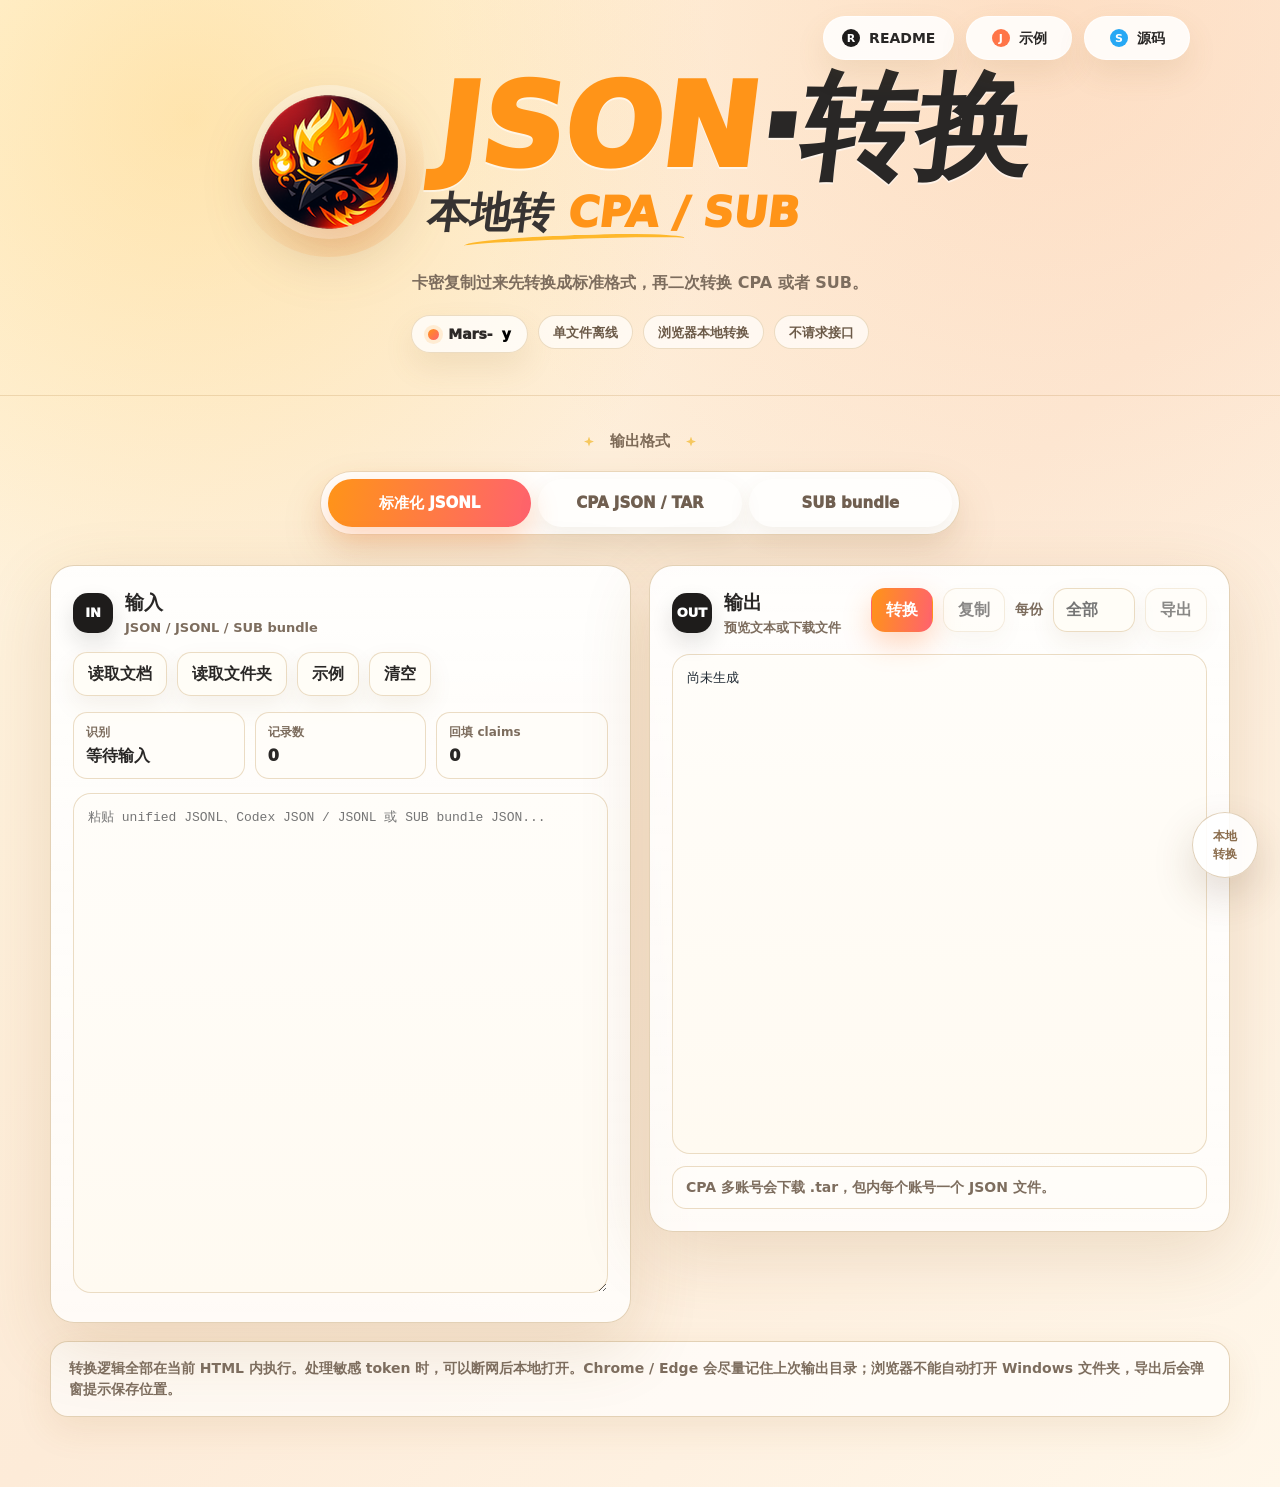
<file: tools/json-to-cpaorsub-offline/index.html>
<!doctype html>
<html lang="zh-CN">
<head>
  <meta charset="utf-8">
  <meta name="viewport" content="width=device-width, initial-scale=1">
  <meta http-equiv="Content-Security-Policy" content="default-src 'self' 'unsafe-inline' data: blob:; connect-src 'none'; base-uri 'none'; form-action 'none'">
  <title>ChatGPT JSON 本地转 CPA / SUB</title>
  <link rel="icon" type="image/x-icon" href="../../assets/mars-y-icon-cropped-hd.ico">
  <style>
    :root {
      color-scheme: light;
      --bg: #fff6df;
      --bg-warm: #fdebd8;
      --paper: rgba(255, 255, 255, 0.84);
      --paper-solid: #fffdf8;
      --text: #292726;
      --muted: #7d6d5e;
      --line: #ead9bd;
      --line-strong: #ffb31a;
      --accent: #ff9418;
      --accent-strong: #ff626e;
      --blue: #3388ff;
      --danger: #b42318;
      --code: #1f2933;
      --soft: rgba(255, 253, 248, 0.9);
      --shadow: 0 22px 70px rgba(144, 96, 28, 0.16);
      --shadow-pill: 0 14px 30px rgba(150, 112, 58, 0.12);
      --radius-sm: 14px;
      --radius-md: 18px;
      --radius-lg: 24px;
      --radius-pill: 999px;
    }

    * { box-sizing: border-box; }

    html { min-height: 100%; }

    body {
      margin: 0;
      min-height: 100vh;
      background:
        radial-gradient(circle at 15% 8%, rgba(255, 200, 88, 0.36), transparent 30%),
        radial-gradient(circle at 82% 2%, rgba(255, 149, 93, 0.18), transparent 34%),
        linear-gradient(135deg, var(--bg), var(--bg-warm) 54%, #fff7ea);
      color: var(--text);
      font-family: "Trebuchet MS", "Microsoft YaHei", "PingFang SC", system-ui, sans-serif;
      line-height: 1.5;
      overflow-x: hidden;
    }

    a {
      color: inherit;
      text-decoration: none;
    }

    button,
    input,
    select,
    textarea {
      font: inherit;
    }

    main {
      width: 100%;
    }

    .page-shell {
      min-height: 100vh;
      position: relative;
    }

    .top-links {
      position: absolute;
      top: 16px;
      right: clamp(18px, 7vw, 180px);
      z-index: 4;
      display: flex;
      gap: 12px;
      align-items: center;
    }

    .shortcut {
      display: inline-flex;
      min-width: 106px;
      height: 44px;
      align-items: center;
      justify-content: center;
      gap: 9px;
      padding: 0 18px;
      border: 1px solid rgba(255, 255, 255, 0.74);
      border-radius: var(--radius-pill);
      background: rgba(255, 255, 255, 0.86);
      box-shadow: var(--shadow-pill);
      font-size: 14px;
      font-weight: 800;
      white-space: nowrap;
      transition: transform 160ms ease, box-shadow 160ms ease;
    }

    .shortcut:hover {
      transform: translateY(-2px);
      box-shadow: 0 18px 38px rgba(150, 112, 58, 0.18);
    }

    .shortcut-mark {
      width: 18px;
      height: 18px;
      display: grid;
      place-items: center;
      border-radius: 50%;
      background: #1e1c1b;
      color: white;
      font-size: 11px;
      line-height: 1;
      font-weight: 900;
    }

    .shortcut:nth-child(2) .shortcut-mark { background: #ff7548; }
    .shortcut:nth-child(3) .shortcut-mark { background: #27a8f4; }

    .hero {
      min-height: 360px;
      display: grid;
      place-items: center;
      padding: 74px 24px 42px;
      border-bottom: 1px solid rgba(192, 151, 92, 0.28);
      text-align: center;
      position: relative;
    }

    .hero-inner {
      display: grid;
      justify-items: center;
      gap: 18px;
      width: min(780px, 100%);
    }

    .brand-lockup {
      display: flex;
      align-items: center;
      justify-content: center;
      gap: 28px;
    }

    .brand-icon {
      width: 154px;
      height: 154px;
      position: relative;
      display: grid;
      place-items: center;
      border-radius: 50%;
      background: rgba(255, 255, 255, 0.34);
      filter: drop-shadow(0 18px 26px rgba(106, 68, 22, 0.22));
    }

    .brand-icon::before {
      content: "";
      position: absolute;
      inset: -18px;
      border-radius: 50%;
      background: radial-gradient(circle at 58% 70%, rgba(255, 106, 0, 0.24), transparent 62%);
      z-index: -1;
    }

    .brand-icon img {
      width: 100%;
      height: 100%;
      display: block;
      border-radius: 50%;
      object-fit: cover;
    }

    .brand-word {
      text-align: left;
      letter-spacing: 0;
      line-height: 0.92;
      transform: skew(-7deg);
    }

    .brand-word h1 {
      margin: 0;
      font-size: clamp(62px, 9vw, 116px);
      font-weight: 1000;
      letter-spacing: 0;
      color: var(--text);
      text-shadow: 0 2px 0 rgba(255, 255, 255, 0.55);
    }

    .brand-word h1 span {
      color: var(--accent);
    }

    .brand-word strong {
      display: block;
      margin-top: 10px;
      font-size: clamp(26px, 4.2vw, 42px);
      line-height: 1.08;
      font-weight: 1000;
      color: #373332;
    }

    .brand-word strong span {
      color: var(--accent);
    }

    .underline-swoosh {
      width: 220px;
      height: 14px;
      border-top: 4px solid var(--line-strong);
      border-radius: 50%;
      transform: translateX(40px) rotate(-2deg);
      opacity: 0.9;
    }

    .tagline {
      margin: 4px 0 0;
      color: var(--muted);
      font-size: 16px;
      font-weight: 800;
    }

    .hero-badges {
      display: flex;
      flex-wrap: wrap;
      justify-content: center;
      gap: 10px;
      margin-top: 2px;
    }

    .hero-badge {
      height: 34px;
      display: inline-flex;
      align-items: center;
      justify-content: center;
      padding: 0 14px;
      border: 1px solid rgba(234, 217, 189, 0.9);
      border-radius: var(--radius-pill);
      background: rgba(255, 255, 255, 0.68);
      color: #6c5a48;
      font-size: 13px;
      font-weight: 850;
    }

    .brand-name {
      height: 38px;
      display: inline-flex;
      align-items: center;
      justify-content: center;
      gap: 9px;
      padding: 0 16px;
      border-radius: var(--radius-pill);
      border: 1px solid rgba(234, 217, 189, 0.9);
      background: rgba(255, 255, 255, 0.76);
      color: #2d2927;
      font-size: 14px;
      font-weight: 1000;
      box-shadow: var(--shadow-pill);
    }

    .brand-name::before {
      content: "";
      width: 11px;
      height: 11px;
      border-radius: 50%;
      background: linear-gradient(135deg, var(--accent), var(--accent-strong));
      box-shadow: 0 0 0 4px rgba(255, 148, 24, 0.14);
    }

    .brand-name .brand-y {
      color: #000;
    }

    .tool-area {
      padding: 34px 24px 70px;
    }

    p {
      margin: 0;
      color: var(--muted);
    }

    .section-kicker {
      display: flex;
      align-items: center;
      justify-content: center;
      gap: 16px;
      margin: 0 0 18px;
      color: #7e6b58;
      font-size: 15px;
      font-weight: 900;
    }

    .section-kicker::before,
    .section-kicker::after {
      content: "";
      width: 10px;
      height: 10px;
      background: #f6c85f;
      clip-path: polygon(50% 0, 63% 37%, 100% 50%, 63% 63%, 50% 100%, 37% 63%, 0 50%, 37% 37%);
    }

    .mode-tabs {
      width: min(640px, calc(100vw - 34px));
      min-height: 64px;
      margin: 0 auto 30px;
      padding: 7px;
      border: 1px solid rgba(231, 209, 174, 0.85);
      border-radius: var(--radius-pill);
      background: rgba(255, 255, 255, 0.92);
      box-shadow: 0 20px 44px rgba(128, 86, 31, 0.13);
      display: grid;
      grid-template-columns: repeat(3, minmax(0, 1fr));
      gap: 7px;
    }

    .mode-tab {
      min-height: 48px;
      border: 0;
      border-radius: var(--radius-pill);
      background: transparent;
      color: #705f50;
      font-size: 15px;
      font-weight: 1000;
      cursor: pointer;
      transition: color 160ms ease, background 160ms ease, box-shadow 160ms ease;
    }

    .mode-tab.is-active {
      color: white;
      background: linear-gradient(100deg, var(--accent), var(--accent-strong));
      box-shadow: 0 12px 28px rgba(255, 119, 40, 0.28);
    }

    .mode-select {
      position: absolute;
      width: 1px;
      height: 1px;
      opacity: 0;
      pointer-events: none;
    }

    .workspace-grid {
      width: min(1180px, 100%);
      margin: 0 auto;
      display: grid;
      grid-template-columns: 1fr 1fr;
      gap: 18px;
      align-items: start;
    }

    .panel {
      background: linear-gradient(180deg, rgba(255, 255, 255, 0.92), rgba(255, 255, 255, 0.78));
      border: 1px solid rgba(224, 204, 174, 0.9);
      border-radius: var(--radius-lg);
      padding: 22px;
      box-shadow: var(--shadow);
      overflow: hidden;
    }

    .bar {
      display: flex;
      gap: 14px;
      flex-wrap: wrap;
      align-items: flex-start;
      justify-content: space-between;
      margin-bottom: 16px;
    }

    .panel-title {
      display: flex;
      align-items: center;
      gap: 12px;
      min-width: 180px;
    }

    .panel-icon {
      width: 40px;
      height: 40px;
      display: grid;
      place-items: center;
      border-radius: 15px;
      background: #1e1c1b;
      color: white;
      box-shadow: 0 10px 22px rgba(28, 28, 28, 0.12);
      font-size: 13px;
      font-weight: 1000;
    }

    .panel-title strong {
      display: block;
      font-size: 19px;
      font-weight: 1000;
      letter-spacing: 0;
    }

    .panel-title small {
      display: block;
      margin-top: 2px;
      color: var(--muted);
      font-size: 13px;
      font-weight: 750;
    }

    .controls {
      display: flex;
      gap: 10px;
      flex-wrap: wrap;
      align-items: center;
      justify-content: flex-end;
    }

    label {
      color: var(--muted);
      font-size: 14px;
    }

    .split-control {
      min-height: 42px;
      display: inline-flex;
      align-items: center;
      font-weight: 850;
    }

    .split-input {
      width: 82px;
      min-height: 42px;
      border: 1px solid rgba(234, 218, 191, 0.92);
      border-radius: var(--radius-sm);
      background: rgba(255, 253, 247, 0.9);
      color: var(--text);
      padding: 9px 12px;
      box-shadow: 0 10px 24px rgba(131, 89, 36, 0.08);
      font-weight: 850;
    }

    button {
      min-height: 42px;
      border-radius: var(--radius-sm);
      border: 1px solid rgba(234, 218, 191, 0.92);
      background: rgba(255, 253, 247, 0.9);
      color: var(--text);
      padding: 9px 14px;
      box-shadow: 0 10px 24px rgba(131, 89, 36, 0.08);
    }

    button {
      cursor: pointer;
      font-weight: 850;
    }

    button.primary {
      border-color: transparent;
      background: linear-gradient(100deg, var(--accent), var(--accent-strong));
      color: #fff;
      box-shadow: 0 12px 28px rgba(255, 119, 40, 0.28);
    }

    button:hover:not(:disabled) { transform: translateY(-1px); }
    button:disabled { cursor: not-allowed; opacity: 0.55; }

    textarea,
    pre {
      width: 100%;
      min-height: 500px;
      margin: 0;
      border: 1px solid rgba(234, 218, 191, 0.92);
      border-radius: var(--radius-md);
      background: linear-gradient(180deg, #fffdf9 0%, #fffaf1 100%);
      color: var(--code);
      font: 13px/1.55 ui-monospace, SFMono-Regular, Consolas, "Liberation Mono", monospace;
      padding: 14px;
      white-space: pre-wrap;
      word-break: break-word;
      overflow: auto;
      box-shadow: inset 0 1px 0 rgba(255, 255, 255, 0.78);
    }

    textarea {
      resize: vertical;
      tab-size: 2;
    }

    .status {
      display: grid;
      grid-template-columns: repeat(3, minmax(0, 1fr));
      gap: 10px;
      margin-bottom: 14px;
    }

    .pill {
      border: 1px solid rgba(234, 218, 191, 0.92);
      border-radius: var(--radius-sm);
      padding: 10px 12px;
      background: rgba(255, 253, 249, 0.86);
      min-width: 0;
    }

    .pill strong {
      display: block;
      font-size: 12px;
      color: var(--muted);
      font-weight: 850;
    }

    .pill span {
      display: block;
      margin-top: 3px;
      overflow: hidden;
      text-overflow: ellipsis;
      white-space: nowrap;
      font-weight: 1000;
    }

    .message {
      min-height: 38px;
      margin-top: 12px;
      padding: 10px 13px;
      border: 1px solid rgba(234, 218, 191, 0.92);
      border-radius: var(--radius-sm);
      background: rgba(255, 253, 249, 0.78);
      color: var(--muted);
      font-size: 14px;
      font-weight: 750;
    }

    .message.error {
      border-color: #fecdd3;
      background: #fff1f2;
      color: var(--danger);
    }

    .hint {
      width: min(1180px, 100%);
      margin: 18px auto 0;
      padding: 16px 18px;
      border: 1px solid rgba(224, 204, 174, 0.9);
      border-radius: var(--radius-md);
      background: rgba(255, 255, 255, 0.66);
      color: var(--muted);
      font-size: 14px;
      font-weight: 750;
      box-shadow: 0 12px 36px rgba(144, 96, 28, 0.1);
    }

    .float-note {
      position: fixed;
      right: 22px;
      bottom: 22px;
      width: 66px;
      height: 66px;
      display: grid;
      place-items: center;
      border-radius: 50%;
      border: 1px solid rgba(223, 207, 183, 0.96);
      background: rgba(255, 255, 255, 0.88);
      box-shadow: 0 18px 42px rgba(89, 58, 28, 0.18);
      color: #8b6d4d;
      font-size: 12px;
      font-weight: 1000;
      text-align: center;
    }

    @media (max-width: 860px) {
      .top-links {
        position: relative;
        top: auto;
        right: auto;
        overflow-x: auto;
        justify-content: flex-start;
        padding: 20px 16px 0;
        scrollbar-width: none;
      }

      .shortcut { min-width: 116px; }

      .hero {
        min-height: auto;
        padding: 22px 16px 34px;
      }

      .brand-lockup {
        flex-direction: column;
        gap: 6px;
      }

      .brand-icon {
        width: 118px;
        height: 118px;
      }

      .brand-word {
        text-align: center;
        transform: none;
        max-width: 100%;
      }

      .brand-word h1 {
        font-size: clamp(48px, 15vw, 68px);
      }

      .brand-word strong {
        max-width: calc(100vw - 40px);
        font-size: clamp(21px, 6.8vw, 28px);
        line-height: 1.12;
      }

      .underline-swoosh {
        width: 150px;
        transform: translateX(30px) rotate(-2deg);
      }

      .tagline { font-size: 15px; }

      .tool-area {
        padding: 30px 16px 64px;
      }

      .mode-tabs {
        width: calc(100vw - 32px);
        grid-template-columns: 1fr;
        border-radius: 22px;
      }

      .mode-tab {
        border-radius: 17px;
      }

      .workspace-grid { grid-template-columns: 1fr; }
      .status { grid-template-columns: 1fr; }
      textarea, pre { min-height: 380px; }

      .panel {
        padding: 17px 14px;
        border-radius: 22px;
      }

      .bar {
        align-items: flex-start;
      }

      .controls {
        justify-content: flex-start;
      }

      .float-note { display: none; }
    }
  </style>
</head>
<body>
  <div class="page-shell">
    <nav class="top-links" aria-label="快捷入口">
      <a class="shortcut" href="./README.md"><span class="shortcut-mark">R</span>README</a>
      <a class="shortcut" href="./examples/card.example.jsonl"><span class="shortcut-mark">J</span>示例</a>
      <a class="shortcut" href="https://github.com/liaosong0187765-maker/json-to-cpaorsub-offline"><span class="shortcut-mark">S</span>源码</a>
    </nav>

    <header class="hero">
      <div class="hero-inner">
        <div class="brand-lockup">
          <div class="brand-icon">
            <img src="../../assets/mars-y-icon.ico" alt="Mars-y">
          </div>
          <div class="brand-word">
            <h1><span>JSON</span>·转换</h1>
            <strong>本地转 <span>CPA / SUB</span></strong>
            <div class="underline-swoosh" aria-hidden="true"></div>
          </div>
        </div>
        <p class="tagline">卡密复制过来先转换成标准格式，再二次转换 CPA 或者 SUB。</p>
        <div class="hero-badges" aria-label="工具特性">
          <span class="brand-name">Mars-<span class="brand-y">y</span></span>
          <span class="hero-badge">单文件离线</span>
          <span class="hero-badge">浏览器本地转换</span>
          <span class="hero-badge">不请求接口</span>
        </div>
      </div>
    </header>

    <main class="tool-area">
      <p class="section-kicker">输出格式</p>
      <div class="mode-tabs" role="tablist" aria-label="输出格式">
        <button class="mode-tab is-active" type="button" data-mode-value="normalize">标准化 JSONL</button>
        <button class="mode-tab" type="button" data-mode-value="to-cpa">CPA JSON / TAR</button>
        <button class="mode-tab" type="button" data-mode-value="to-sub">SUB bundle</button>
      </div>

      <select id="mode" class="mode-select" aria-label="输出模式">
        <option value="normalize">标准化 JSONL</option>
        <option value="to-cpa">转 CPA JSON</option>
        <option value="to-sub">转 SUB bundle</option>
      </select>

      <section class="workspace-grid">
        <section class="panel">
          <div class="bar">
            <div class="panel-title">
              <span class="panel-icon">IN</span>
              <span>
                <strong>输入</strong>
                <small>JSON / JSONL / SUB bundle</small>
              </span>
            </div>
            <div class="controls">
              <input id="file-input" type="file" accept=".txt,.json,.jsonl,application/json,text/plain" multiple hidden>
              <input id="folder-input" type="file" accept=".txt,.json,.jsonl,application/json,text/plain" webkitdirectory multiple hidden>
              <button id="load-file" type="button">读取文档</button>
              <button id="load-folder" type="button">读取文件夹</button>
              <button id="demo" type="button">示例</button>
              <button id="clear" type="button">清空</button>
            </div>
          </div>

          <div class="status" aria-live="polite">
            <div class="pill"><strong>识别</strong><span id="shape">等待输入</span></div>
            <div class="pill"><strong>记录数</strong><span id="count">0</span></div>
            <div class="pill"><strong>回填 claims</strong><span id="backfilled">0</span></div>
          </div>

          <textarea id="src" spellcheck="false" placeholder="粘贴 unified JSONL、Codex JSON / JSONL 或 SUB bundle JSON..."></textarea>
        </section>

        <section class="panel">
          <div class="bar">
            <div class="panel-title">
              <span class="panel-icon">OUT</span>
              <span>
                <strong>输出</strong>
                <small>预览文本或下载文件</small>
              </span>
            </div>
            <div class="controls">
              <button class="primary" id="convert" type="button">转换</button>
              <button id="copy" type="button" disabled>复制</button>
              <label class="split-control" for="split-size">每份</label>
              <input id="split-size" class="split-input" type="number" min="1" step="1" inputmode="numeric" placeholder="全部">
              <button id="export" type="button" disabled>导出</button>
            </div>
          </div>

          <pre id="out">尚未生成</pre>
          <div id="msg" class="message">CPA 多账号会下载 .tar，包内每个账号一个 JSON 文件。</div>
        </section>
      </section>

      <div class="hint">
        转换逻辑全部在当前 HTML 内执行。处理敏感 token 时，可以断网后本地打开。Chrome / Edge 会尽量记住上次输出目录；浏览器不能自动打开 Windows 文件夹，导出后会弹窗提示保存位置。
      </div>
    </main>

    <aside class="float-note" aria-label="本地工具">本地<br>转换</aside>
  </div>

  <script>
    const DEFAULT_CLIENT_ID = "app_EMoamEEZ73f0CkXaXp7hrann";
    const DEFAULT_PRIVACY_MODE = "training_off";
    const DEFAULT_PLAN_TYPE = "free";
    const HANDLE_DB_NAME = "mars_y_json_converter";
    const HANDLE_STORE_NAME = "handles";
    const OUTPUT_DIR_HANDLE_KEY = "last_output_directory";
    const encoder = new TextEncoder();
    const decoder = new TextDecoder();

    const el = {
      src: document.getElementById("src"),
      out: document.getElementById("out"),
      mode: document.getElementById("mode"),
      convert: document.getElementById("convert"),
      copy: document.getElementById("copy"),
      export: document.getElementById("export"),
      splitSize: document.getElementById("split-size"),
      clear: document.getElementById("clear"),
      demo: document.getElementById("demo"),
      loadFile: document.getElementById("load-file"),
      loadFolder: document.getElementById("load-folder"),
      fileInput: document.getElementById("file-input"),
      folderInput: document.getElementById("folder-input"),
      shape: document.getElementById("shape"),
      count: document.getElementById("count"),
      backfilled: document.getElementById("backfilled"),
      msg: document.getElementById("msg"),
      modeTabs: Array.from(document.querySelectorAll(".mode-tab")),
    };

    let currentOutput = null;
    let currentBatchFiles = [];

    const supportedInputFilePattern = /\.(txt|json|jsonl)$/i;

    function firstText(...values) {
      for (const value of values) {
        const text = String(value ?? "").trim();
        if (text) return text;
      }
      return "";
    }

    function readObject(value) {
      return value && typeof value === "object" && !Array.isArray(value) ? value : {};
    }

    function coerceTimestamp(value) {
      if (typeof value === "number" && Number.isFinite(value)) return Math.max(0, Math.trunc(value));
      const text = String(value ?? "").trim();
      if (!text) return 0;
      if (/^-?\d+$/.test(text)) return Math.max(0, Number.parseInt(text, 10));
      const parsed = Date.parse(text);
      return Number.isNaN(parsed) ? 0 : Math.max(0, Math.trunc(parsed / 1000));
    }

    function looksLikeEmail(value) {
      const text = String(value ?? "").trim();
      if (!text || /\s/.test(text)) return false;
      const parts = text.split("@");
      return parts.length === 2 && Boolean(parts[0]) && Boolean(parts[1]);
    }

    function bytesToBase64Url(bytes) {
      let binary = "";
      for (const byte of bytes) binary += String.fromCharCode(byte);
      return btoa(binary).replace(/\+/g, "-").replace(/\//g, "_").replace(/=+$/g, "");
    }

    function base64UrlToBytes(value) {
      let normalized = String(value ?? "").replace(/-/g, "+").replace(/_/g, "/");
      const remainder = normalized.length % 4;
      if (remainder) normalized += "=".repeat(4 - remainder);
      const binary = atob(normalized);
      return Uint8Array.from(binary, (char) => char.charCodeAt(0));
    }

    function jsonToBase64Url(value) {
      return bytesToBase64Url(encoder.encode(JSON.stringify(value)));
    }

    function decodeJwtPayload(token) {
      try {
        const parts = String(token ?? "").split(".");
        if (parts.length < 2) return {};
        const parsed = JSON.parse(decoder.decode(base64UrlToBytes(parts[1])));
        return parsed && typeof parsed === "object" && !Array.isArray(parsed) ? parsed : {};
      } catch {
        return {};
      }
    }

    function extractAuth(payload) {
      return readObject(payload?.["https://api.openai.com/auth"]);
    }

    function extractProfile(payload) {
      return readObject(payload?.["https://api.openai.com/profile"]);
    }

    function extractAccountIdFromAuth(auth) {
      const accountId = firstText(auth?.chatgpt_account_id, auth?.account_id);
      if (accountId) return accountId;
      const accountUserId = firstText(auth?.chatgpt_account_user_id);
      if (accountUserId.includes("__")) return firstText(accountUserId.split("__").pop());
      return "";
    }

    function extractOrganizationId(idAuth, accessAuth) {
      const direct = firstText(idAuth?.organization_id, accessAuth?.organization_id);
      if (direct) return direct;
      const organizations = Array.isArray(idAuth?.organizations) ? idAuth.organizations : [];
      const preferred = organizations.find((org) => org?.is_default) || organizations[0];
      return firstText(preferred?.id);
    }

    function buildCompatibilityIdToken(args) {
      const now = Math.trunc(Date.now() / 1000);
      const accountId = firstText(args.accountId);
      const userId = firstText(args.userId);
      const projectId = firstText(args.projectId);
      const payload = {
        aud: [firstText(args.clientId, DEFAULT_CLIENT_ID)],
        email: firstText(args.email),
        exp: now + 3600,
        iat: now,
        iss: "https://auth.openai.com",
        "https://api.openai.com/auth": {
          account_id: accountId,
          chatgpt_account_id: accountId,
          chatgpt_user_id: userId,
          user_id: userId,
          organization_id: firstText(args.organizationId),
          project_id: projectId,
          chatgpt_plan_type: firstText(args.planType, DEFAULT_PLAN_TYPE),
        },
        sub: userId || accountId || "local-compat",
      };
      return `${jsonToBase64Url({ alg: "RS256", typ: "JWT", kid: "compat" })}.${jsonToBase64Url(payload)}.${bytesToBase64Url(encoder.encode("local_compat_signature"))}`;
    }

    function ensureIdTokenClaims(args) {
      const token = firstText(args.idToken);
      const accountId = firstText(args.accountId);
      if (!accountId) return token;

      const payload = decodeJwtPayload(token);
      if (!Object.keys(payload).length) return buildCompatibilityIdToken(args);

      const auth = { ...extractAuth(payload) };
      const existingChatgptAccountId = firstText(auth.chatgpt_account_id);
      const existingAccountId = firstText(auth.account_id);
      if (existingChatgptAccountId && existingAccountId) return token;

      const resolvedAccountId = firstText(existingChatgptAccountId, existingAccountId, accountId);
      auth.chatgpt_account_id = firstText(existingChatgptAccountId, resolvedAccountId);
      auth.account_id = firstText(existingAccountId, resolvedAccountId);

      if (args.userId) {
        auth.chatgpt_user_id = firstText(auth.chatgpt_user_id, auth.user_id, args.userId);
        auth.user_id = firstText(auth.user_id, auth.chatgpt_user_id, args.userId);
      }
      if (args.organizationId && !firstText(auth.organization_id)) auth.organization_id = args.organizationId;
      if (args.projectId && !firstText(auth.project_id)) auth.project_id = args.projectId;
      if (args.planType && !firstText(auth.chatgpt_plan_type)) auth.chatgpt_plan_type = args.planType;

      const parts = token.split(".");
      const header = parts[0] || jsonToBase64Url({ alg: "RS256", typ: "JWT", kid: "compat" });
      const signature = parts[2] || bytesToBase64Url(encoder.encode("local_compat_signature"));
      return `${header}.${jsonToBase64Url({ ...payload, "https://api.openai.com/auth": auth })}.${signature}`;
    }

    function finalizeRecord(record) {
      const item = { ...record };
      item.chatgpt_account_id = firstText(item.chatgpt_account_id, item.account_id);
      item.project_id = firstText(item.project_id, item.workspace_id);
      item.workspace_id = firstText(item.workspace_id, item.project_id);
      item.client_id = firstText(item.client_id, DEFAULT_CLIENT_ID);
      item.plan_type = firstText(item.plan_type, DEFAULT_PLAN_TYPE);
      item.privacy_mode = firstText(item.privacy_mode, DEFAULT_PRIVACY_MODE);
      item.openai_oauth_responses_websockets_v2_enabled = Boolean(item.openai_oauth_responses_websockets_v2_enabled);
      item.openai_oauth_responses_websockets_v2_mode = firstText(item.openai_oauth_responses_websockets_v2_mode, "off");
      item.disabled = Boolean(item.disabled);
      item.id_token = ensureIdTokenClaims({
        idToken: item.id_token,
        accessToken: item.access_token,
        accountId: item.chatgpt_account_id,
        userId: item.chatgpt_user_id,
        organizationId: item.organization_id,
        projectId: firstText(item.project_id, item.workspace_id),
        email: firstText(item.email, item.account_claims_email),
        planType: item.plan_type,
        clientId: item.client_id,
      });
      return item;
    }

    function normalizeRecord(input) {
      const item = readObject(input);
      if (!Object.keys(item).length || Array.isArray(item.accounts)) return null;

      const tokens = readObject(item.tokens);
      const credentials = readObject(item.credentials);
      const extra = readObject(item.extra);

      const idToken = firstText(item.id_token, credentials.id_token, tokens.id_token);
      const accessToken = firstText(item.access_token, credentials.access_token, tokens.access_token);
      const idPayload = decodeJwtPayload(idToken);
      const accessPayload = decodeJwtPayload(accessToken);
      const idAuth = extractAuth(idPayload);
      const accessAuth = extractAuth(accessPayload);
      const accessProfile = extractProfile(accessPayload);

      const email = firstText(
        item.email,
        extra.email,
        credentials.email,
        item.name,
        idPayload.email,
        accessProfile.email
      );
      const loginIdentity = firstText(item.login_identity);

      const record = {
        version: Number.parseInt(item.version || 1, 10) || 1,
        platform: firstText(item.platform, "chatgpt"),
        email,
        password: firstText(item.password),
        login_identity: loginIdentity,
        phone: firstText(item.phone),
        access_token: accessToken,
        refresh_token: firstText(item.refresh_token, credentials.refresh_token, tokens.refresh_token),
        id_token: idToken,
        session_token: firstText(item.session_token, credentials.session_token),
        client_id: firstText(item.client_id, credentials.client_id, DEFAULT_CLIENT_ID),
        chatgpt_account_id: firstText(
          item.chatgpt_account_id,
          item.account_id,
          credentials.chatgpt_account_id,
          credentials.account_id,
          extractAccountIdFromAuth(idAuth),
          extractAccountIdFromAuth(accessAuth)
        ),
        chatgpt_user_id: firstText(
          item.chatgpt_user_id,
          credentials.chatgpt_user_id,
          idAuth.chatgpt_user_id,
          idAuth.user_id,
          accessAuth.chatgpt_user_id,
          accessAuth.user_id
        ),
        organization_id: firstText(item.organization_id, credentials.organization_id, extractOrganizationId(idAuth, accessAuth)),
        project_id: firstText(item.project_id, credentials.project_id, item.workspace_id, credentials.workspace_id, idAuth.project_id, accessAuth.project_id),
        workspace_id: firstText(item.workspace_id, credentials.workspace_id, item.project_id, credentials.project_id, idAuth.project_id, accessAuth.project_id),
        created_at: coerceTimestamp(item.created_at),
        last_used: coerceTimestamp(item.last_used),
        status: firstText(item.status),
        source: firstText(item.source, item.notes, tokens.access_token ? "codex_input" : credentials.access_token ? "sub_bundle_input" : ""),
        disabled: Boolean(item.disabled),
        account_claims_email: firstText(item.account_claims_email, extra.email, idPayload.email, accessProfile.email, email),
        plan_type: firstText(item.plan_type, credentials.plan_type, idAuth.chatgpt_plan_type, accessAuth.chatgpt_plan_type, DEFAULT_PLAN_TYPE),
        privacy_mode: firstText(item.privacy_mode, extra.privacy_mode, DEFAULT_PRIVACY_MODE),
        openai_oauth_responses_websockets_v2_enabled: Boolean(
          item.openai_oauth_responses_websockets_v2_enabled ||
          extra.openai_oauth_responses_websockets_v2_enabled
        ),
        openai_oauth_responses_websockets_v2_mode: firstText(
          item.openai_oauth_responses_websockets_v2_mode,
          extra.openai_oauth_responses_websockets_v2_mode,
          "off"
        ),
      };

      if (record.login_identity && !record.phone && !looksLikeEmail(record.login_identity)) record.phone = record.login_identity;
      if (!record.email) record.email = firstText(record.account_claims_email, record.chatgpt_account_id, "unknown-account");
      return finalizeRecord(record);
    }

    function parseInputItems(text) {
      const trimmed = String(text ?? "").trim();
      if (!trimmed) return { items: [], shape: "空输入" };

      let root = null;
      try {
        root = JSON.parse(trimmed);
      } catch {
        root = null;
      }

      const items = [];
      let shape = "JSONL";

      if (root && typeof root === "object" && !Array.isArray(root)) {
        if (Array.isArray(root.accounts)) {
          items.push(...root.accounts.filter((value) => value && typeof value === "object" && !Array.isArray(value)));
          shape = "SUB bundle JSON";
        } else {
          items.push(root);
          shape = root.tokens ? "Codex JSON" : root.credentials ? "SUB account JSON" : "Unified JSON";
        }
      } else if (Array.isArray(root)) {
        items.push(...root.filter((value) => value && typeof value === "object" && !Array.isArray(value)));
        shape = items[0]?.tokens ? "Codex JSON 数组" : items[0]?.credentials ? "SUB account JSON 数组" : "JSON 数组";
      } else {
        for (const [index, rawLine] of trimmed.split(/\r?\n/).entries()) {
          const line = rawLine.trim();
          if (!line || line.startsWith("#")) continue;
          try {
            const parsed = JSON.parse(line);
            if (parsed && typeof parsed === "object" && !Array.isArray(parsed)) {
              if (Array.isArray(parsed.accounts)) {
                items.push(...parsed.accounts.filter((value) => value && typeof value === "object" && !Array.isArray(value)));
                shape = "SUB bundle JSONL";
              } else {
                items.push(parsed);
              }
            }
          } catch (error) {
            throw new Error(`第 ${index + 1} 行不是有效 JSON：${error instanceof Error ? error.message : String(error)}`);
          }
        }
        if (items[0]?.tokens) shape = "Codex JSONL";
        else if (items[0]?.credentials) shape = "SUB account JSONL";
        else shape = "Unified JSONL";
      }

      return { items, shape };
    }

    function normalizeRecordsFromText(text) {
      const { items, shape } = parseInputItems(text);
      const recordMap = new Map();
      let backfilled = 0;

      for (const item of items) {
        const sourceIdToken = firstText(item?.id_token, item?.credentials?.id_token, item?.tokens?.id_token);
        const beforeAuth = extractAuth(decodeJwtPayload(sourceIdToken));
        const hadClaims = Boolean(firstText(beforeAuth.chatgpt_account_id) && firstText(beforeAuth.account_id));
        const record = normalizeRecord(item);
        if (!record) continue;

        const afterAuth = extractAuth(decodeJwtPayload(record.id_token));
        const hasClaims = Boolean(firstText(afterAuth.chatgpt_account_id) && firstText(afterAuth.account_id));
        if (!hadClaims && hasClaims && firstText(record.chatgpt_account_id)) backfilled += 1;

        const key = firstText(record.email, record.chatgpt_account_id, crypto.randomUUID()).trim().toLowerCase();
        recordMap.set(key, record);
      }

      return { records: [...recordMap.values()], shape, backfilled };
    }

    function toIsoUtc8(date) {
      const shifted = new Date(date.getTime() + 8 * 60 * 60 * 1000);
      return shifted.toISOString().replace("T", " ").replace(/\.\d{3}Z$/, " +0800");
    }

    function sanitizeFilename(value, fallback) {
      const text = firstText(value, fallback).replace(/[\\/:*?"<>|\x00-\x1f]+/g, "_").replace(/\s+/g, "_");
      return text.slice(0, 90) || fallback;
    }

    function exportFileName(count, ext, now = new Date()) {
      const stamp = now.toISOString().replace(/[-:]/g, "").replace(/\.\d{3}Z$/, "Z");
      return `chatgpt_${count}_${stamp}.${ext}`;
    }

    function buildCpaPayload(record, now = new Date()) {
      const item = finalizeRecord(record);
      const expiresAt = coerceTimestamp(decodeJwtPayload(item.access_token).exp);
      return {
        type: "codex",
        email: item.email,
        expired: expiresAt ? toIsoUtc8(new Date(expiresAt * 1000)) : "",
        id_token: item.id_token,
        account_id: firstText(item.chatgpt_account_id),
        disabled: Boolean(item.disabled),
        access_token: item.access_token,
        last_refresh: toIsoUtc8(now),
        refresh_token: item.refresh_token,
      };
    }

    function buildSubAccount(record, now = new Date()) {
      const item = finalizeRecord(record);
      let expiresAt = coerceTimestamp(decodeJwtPayload(item.access_token).exp);
      if (!expiresAt) expiresAt = Math.trunc(now.getTime() / 1000) + 863999;

      return {
        name: item.email,
        platform: "openai",
        type: "oauth",
        credentials: {
          access_token: item.access_token,
          chatgpt_account_id: item.chatgpt_account_id,
          chatgpt_user_id: item.chatgpt_user_id,
          client_id: firstText(item.client_id, DEFAULT_CLIENT_ID),
          email: item.email,
          expires_at: expiresAt,
          id_token: item.id_token,
          organization_id: item.organization_id,
          plan_type: firstText(item.plan_type, DEFAULT_PLAN_TYPE),
          refresh_token: item.refresh_token,
        },
        extra: {
          email: item.email,
          openai_oauth_responses_websockets_v2_enabled: Boolean(item.openai_oauth_responses_websockets_v2_enabled),
          openai_oauth_responses_websockets_v2_mode: firstText(item.openai_oauth_responses_websockets_v2_mode, "off"),
          privacy_mode: firstText(item.privacy_mode, DEFAULT_PRIVACY_MODE),
        },
        concurrency: 10,
        priority: 1,
        rate_multiplier: 1,
        auto_pause_on_expired: true,
      };
    }

    function writeText(dst, offset, text) {
      const bytes = encoder.encode(String(text ?? ""));
      dst.set(bytes.slice(0, Math.max(0, dst.length - offset)), offset);
    }

    function tarOctal(value, length) {
      const text = Math.max(0, Math.trunc(value)).toString(8);
      return `${text}`.padStart(length - 1, "0") + "\0";
    }

    function tarChecksum(header) {
      let sum = 0;
      for (const byte of header) sum += byte;
      return `${sum.toString(8).padStart(6, "0")}\0 `;
    }

    function createTarArchive(files, now = new Date()) {
      const blocks = [];
      const timestamp = Math.trunc(now.getTime() / 1000);

      for (const file of files) {
        const name = sanitizeFilename(file.name, "account.json").slice(0, 99);
        const bytes = file.bytes instanceof Uint8Array ? file.bytes : encoder.encode(String(file.text ?? ""));
        const header = new Uint8Array(512);

        writeText(header, 0, name);
        writeText(header, 100, "0000777\0");
        writeText(header, 108, "0000000\0");
        writeText(header, 116, "0000000\0");
        writeText(header, 124, tarOctal(bytes.length, 12));
        writeText(header, 136, tarOctal(timestamp, 12));
        writeText(header, 148, "        ");
        writeText(header, 156, "0");
        writeText(header, 257, "ustar\0");
        writeText(header, 263, "00");
        writeText(header, 148, tarChecksum(header));

        blocks.push(header, bytes);
        const padding = (512 - (bytes.length % 512)) % 512;
        if (padding) blocks.push(new Uint8Array(padding));
      }

      blocks.push(new Uint8Array(1024));
      const output = new Uint8Array(blocks.reduce((size, block) => size + block.length, 0));
      let offset = 0;
      for (const block of blocks) {
        output.set(block, offset);
        offset += block.length;
      }
      return output;
    }

    function buildOutput(records, mode, now = new Date()) {
      if (!records.length) throw new Error("当前输入里没有解析出有效记录。");

      if (mode === "normalize") {
        const lines = records.map((record) => JSON.stringify(record));
        const text = `${lines.join("\n")}${lines.length ? "\n" : ""}`;
        return {
          text,
          parts: [text],
          name: exportFileName(records.length, "jsonl", now),
          mime: "application/json;charset=utf-8",
          summary: `已标准化 ${records.length} 条记录，输出 unified JSONL。`,
        };
      }

      if (mode === "to-cpa") {
        const payloads = records.map((record) => buildCpaPayload(record, now));
        if (payloads.length === 1) {
          const text = JSON.stringify(payloads[0], null, 2);
          return {
            text,
            parts: [text],
            name: exportFileName(1, "json", now),
            mime: "application/json;charset=utf-8",
            summary: "已生成 1 个 CPA token JSON。",
          };
        }

        const files = payloads.map((payload, index) => ({
          name: `${sanitizeFilename(payload.email, `account_${index + 1}`)}.json`,
          text: JSON.stringify(payload, null, 2),
        }));
        const tarBytes = createTarArchive(files, now);
        return {
          text: ["CPA .tar 包内文件：", ...files.map((file) => `- ${file.name}`)].join("\n"),
          parts: [tarBytes],
          name: exportFileName(payloads.length, "tar", now),
          mime: "application/x-tar",
          summary: `已生成 1 个 CPA tar 包，包含 ${files.length} 个单账号 JSON 文件。`,
        };
      }

      if (mode === "to-sub") {
        const bundle = {
          exported_at: now.toISOString(),
          proxies: [],
          accounts: records.map((record) => buildSubAccount(record, now)),
        };
        const text = JSON.stringify(bundle, null, 2);
        return {
          text,
          parts: [text],
          name: exportFileName(bundle.accounts.length, "json", now),
          mime: "application/json;charset=utf-8",
          summary: `已生成 1 个 SUB bundle JSON，包含 ${bundle.accounts.length} 个账号。`,
        };
      }

      throw new Error(`不支持的输出模式：${mode}`);
    }

    function convertText(text, mode, now = new Date()) {
      const parsed = normalizeRecordsFromText(text);
      return { ...parsed, output: buildOutput(parsed.records, mode, now) };
    }

    function setMessage(text, isError = false) {
      el.msg.textContent = text;
      el.msg.className = isError ? "message error" : "message";
    }

    function runConvert() {
      try {
        const result = convertText(el.src.value, el.mode.value);
        currentOutput = result.output;
        el.shape.textContent = result.shape;
        el.count.textContent = String(result.records.length);
        el.backfilled.textContent = String(result.backfilled);
        el.out.textContent = currentOutput.text;
        el.copy.disabled = false;
        el.export.disabled = false;
        setMessage(currentOutput.summary);
      } catch (error) {
        currentOutput = null;
        el.copy.disabled = true;
        el.export.disabled = true;
        el.out.textContent = "转换失败";
        setMessage(error instanceof Error ? error.message : String(error), true);
      }
    }

    function syncModeTabs() {
      el.modeTabs.forEach((tab) => {
        tab.classList.toggle("is-active", tab.dataset.modeValue === el.mode.value);
      });
    }

    function updateBatchButtonState() {
      el.export.disabled = !currentBatchFiles.length && !currentOutput;
    }

    function sourceFileLabel(file, index) {
      return firstText(file.webkitRelativePath, file.name, `input_${index + 1}`);
    }

    function saveBlobWithLink(blob, name) {
      const url = URL.createObjectURL(blob);
      const link = document.createElement("a");
      link.href = url;
      link.download = name;
      document.body.appendChild(link);
      link.click();
      link.remove();
      URL.revokeObjectURL(url);
    }

    async function writeOutputToDirectory(directoryHandle, output, name) {
      const fileHandle = await directoryHandle.getFileHandle(name, { create: true });
      const writable = await fileHandle.createWritable();
      await writable.write(new Blob(output.parts, { type: output.mime }));
      await writable.close();
    }

    function mergeBatchRecords(now = new Date()) {
      if (!currentBatchFiles.length) throw new Error("请先读取多个文档或读取文件夹。");
      const recordMap = new Map();
      let backfilled = 0;
      const shapes = new Set();
      const failures = [];

      for (const [index, item] of currentBatchFiles.entries()) {
        try {
          const parsed = normalizeRecordsFromText(item.text);
          shapes.add(parsed.shape);
          backfilled += parsed.backfilled;
          for (const record of parsed.records) {
            const key = firstText(record.email, record.chatgpt_account_id, crypto.randomUUID()).trim().toLowerCase();
            recordMap.set(key, record);
          }
        } catch (error) {
          failures.push(`${sourceFileLabel(item.file, index)}：${error instanceof Error ? error.message : String(error)}`);
        }
      }

      const records = [...recordMap.values()];
      if (!records.length) throw new Error(`没有可合并的有效记录。${failures.slice(0, 3).join("；")}`);
      const output = buildOutput(records, el.mode.value, now);
      return { records, shape: [...shapes].join(" + ") || "批量文件", backfilled, output, failures };
    }

    function parseSplitSize(total) {
      const raw = firstText(el.splitSize.value);
      if (!raw) return 0;
      const size = Number.parseInt(raw, 10);
      if (!Number.isFinite(size) || size < 1) throw new Error("每份数量必须是大于 0 的整数。");
      if (size > total) {
        const message = `数量不够：当前只有 ${total} 条记录，每份 ${size} 条无法拆分。请留空合并导出，或填写不超过 ${total} 的数量。`;
        window.alert(message);
        throw new Error(message);
      }
      return size;
    }

    function chunkRecords(records, splitSize) {
      if (!splitSize) return [records];
      const chunks = [];
      for (let index = 0; index < records.length; index += splitSize) {
        chunks.push(records.slice(index, index + splitSize));
      }
      return chunks;
    }

    function outputNameForPart(baseName, partIndex, totalParts, output) {
      if (totalParts === 1) return output.name;
      const ext = output.name.split(".").pop() || "txt";
      const stem = sanitizeFilename(baseName.replace(/\.[^.]+$/, ""), "merged");
      return `${stem}_part${String(partIndex + 1).padStart(3, "0")}_of_${String(totalParts).padStart(3, "0")}.${ext}`;
    }

    function getExportRecords() {
      if (currentBatchFiles.length) {
        return mergeBatchRecords();
      }
      if (!el.src.value.trim()) throw new Error("请先粘贴内容、读取文档或读取文件夹。");
      const parsed = normalizeRecordsFromText(el.src.value);
      return { ...parsed, failures: [] };
    }

    function showNotice(message) {
      window.alert(message);
      setMessage(message);
    }

    function openHandleDatabase() {
      return new Promise((resolve, reject) => {
        if (!window.indexedDB) {
          resolve(null);
          return;
        }
        const request = indexedDB.open(HANDLE_DB_NAME, 1);
        request.onupgradeneeded = () => {
          request.result.createObjectStore(HANDLE_STORE_NAME);
        };
        request.onsuccess = () => resolve(request.result);
        request.onerror = () => reject(request.error);
      });
    }

    async function getStoredOutputDirectory() {
      const db = await openHandleDatabase();
      if (!db) return null;
      return new Promise((resolve, reject) => {
        const tx = db.transaction(HANDLE_STORE_NAME, "readonly");
        const request = tx.objectStore(HANDLE_STORE_NAME).get(OUTPUT_DIR_HANDLE_KEY);
        request.onsuccess = () => resolve(request.result || null);
        request.onerror = () => reject(request.error);
        tx.oncomplete = () => db.close();
        tx.onerror = () => db.close();
      });
    }

    async function storeOutputDirectory(directoryHandle) {
      const db = await openHandleDatabase();
      if (!db) return;
      return new Promise((resolve, reject) => {
        const tx = db.transaction(HANDLE_STORE_NAME, "readwrite");
        tx.objectStore(HANDLE_STORE_NAME).put(directoryHandle, OUTPUT_DIR_HANDLE_KEY);
        tx.oncomplete = () => {
          db.close();
          resolve();
        };
        tx.onerror = () => {
          db.close();
          reject(tx.error);
        };
      });
    }

    async function ensureDirectoryPermission(directoryHandle) {
      if (!directoryHandle?.queryPermission || !directoryHandle?.requestPermission) return false;
      const options = { mode: "readwrite" };
      if (await directoryHandle.queryPermission(options) === "granted") return true;
      return await directoryHandle.requestPermission(options) === "granted";
    }

    function previewMergedOutput(result) {
      currentOutput = result.output;
      el.shape.textContent = result.shape;
      el.count.textContent = String(result.records.length);
      el.backfilled.textContent = String(result.backfilled);
      el.out.textContent = currentOutput.text;
      el.copy.disabled = false;
      el.export.disabled = false;
    }

    async function saveSingleOutput(output) {
      const blob = new Blob(output.parts, { type: output.mime });

      if (window.showSaveFilePicker) {
        try {
          let startIn = undefined;
          try {
            const storedHandle = await getStoredOutputDirectory();
            if (storedHandle && await ensureDirectoryPermission(storedHandle)) startIn = storedHandle;
          } catch {
            startIn = undefined;
          }
          const fileHandle = await window.showSaveFilePicker({
            suggestedName: output.name,
            startIn,
            types: [{ description: "转换输出", accept: { [output.mime.split(";")[0]]: [`.${output.name.split(".").pop()}`] } }],
          });
          const writable = await fileHandle.createWritable();
          await writable.write(blob);
          await writable.close();
          return true;
        } catch (error) {
          if (error instanceof DOMException && error.name === "AbortError") return false;
          setMessage(`指定保存位置失败，已改用浏览器下载：${error instanceof Error ? error.message : String(error)}`, true);
        }
      }

      saveBlobWithLink(blob, output.name);
      return true;
    }

    async function exportOutput() {
      try {
        const result = getExportRecords();
        const splitSize = parseSplitSize(result.records.length);
        const chunks = chunkRecords(result.records, splitSize);
        const now = new Date();
        const baseName = exportFileName(result.records.length, el.mode.value === "to-cpa" ? "tar" : el.mode.value === "normalize" ? "jsonl" : "json", now);
        const outputs = chunks.map((records) => buildOutput(records, el.mode.value, now));

        if (outputs.length === 1) {
          previewMergedOutput({ ...result, output: outputs[0] });
          const saved = await saveSingleOutput(outputs[0]);
          if (!saved) return;
          const skipped = result.failures.length ? `，跳过失败文件 ${result.failures.length} 个` : "";
          showNotice(`已导出 1 个文件，包含 ${result.records.length} 条记录${skipped}。`);
        } else {
          const directoryHandle = await pickOutputDirectory();
          if (!directoryHandle) return;
          for (const [index, output] of outputs.entries()) {
            await writeOutputToDirectory(directoryHandle, output, outputNameForPart(baseName, index, outputs.length, output));
          }
          previewMergedOutput({ ...result, output: outputs[0] });
          const tail = chunks[chunks.length - 1].length;
          const tailText = splitSize && tail < splitSize ? `，最后一份 ${tail} 条` : "";
          const skipped = result.failures.length ? `，跳过失败文件 ${result.failures.length} 个` : "";
          showNotice(`已按每份 ${splitSize} 条导出 ${outputs.length} 个文件，共 ${result.records.length} 条记录${tailText}${skipped}。已保存到：${directoryHandle.name}`);
        }
      } catch (error) {
        setMessage(error instanceof Error ? error.message : String(error), true);
      }
    }

    async function loadLocalFiles(fileList) {
      const files = Array.from(fileList || []).filter((file) => supportedInputFilePattern.test(file.name));
      if (!files.length) {
        setMessage("请选择 .txt、.json 或 .jsonl 文件。", true);
        return;
      }

      try {
        const loaded = [];
        for (const [index, file] of files.entries()) {
          const text = await file.text();
          loaded.push({ file, text });
        }
        currentBatchFiles = loaded;
        el.src.value = loaded[0]?.text ?? "";
        runConvert();
        updateBatchButtonState();
        if (files.length > 1) {
          setMessage(`已读取 ${files.length} 个本地文件。输入框只预览第 1 个：${sourceFileLabel(files[0], 0)}；点击“导出”会先合并全部记录，填写每份数量可自动拆分成多份。`);
        } else {
          setMessage(`已读取本地文件：${sourceFileLabel(files[0], 0)}`);
        }
      } catch (error) {
        currentBatchFiles = [];
        updateBatchButtonState();
        setMessage(error instanceof Error ? `读取文件失败：${error.message}` : "读取文件失败。", true);
      } finally {
        el.fileInput.value = "";
        el.folderInput.value = "";
      }
    }

    async function pickOutputDirectory() {
      if (!window.showDirectoryPicker) {
        setMessage("当前浏览器不支持选择输出目录。请使用新版 Chrome 或 Edge，或使用“另存为”。", true);
        return null;
      }

      try {
        const storedHandle = await getStoredOutputDirectory();
        if (storedHandle && await ensureDirectoryPermission(storedHandle)) {
          setMessage(`已使用上次输出目录：${storedHandle.name}`);
          return storedHandle;
        }
      } catch {
        // Ignore stale stored handles and ask the user to choose again.
      }

      try {
        const directoryHandle = await window.showDirectoryPicker({ mode: "readwrite" });
        await storeOutputDirectory(directoryHandle);
        setMessage(`已选择输出目录：${directoryHandle.name}`);
        return directoryHandle;
      } catch (error) {
        if (error instanceof DOMException && error.name === "AbortError") return null;
        setMessage(error instanceof Error ? `选择输出目录失败：${error.message}` : "选择输出目录失败。", true);
        return null;
      }
    }

    function makeJwt(payload) {
      return `${jsonToBase64Url({ alg: "RS256", typ: "JWT", kid: "demo" })}.${jsonToBase64Url(payload)}.demo_signature`;
    }

    function demoInput() {
      const now = Math.trunc(Date.now() / 1000);
      const makeAccount = (n) => {
        const email = `demo${n}@example.com`;
        const accountId = `acc_demo_${n}`;
        const userId = `user_demo_${n}`;
        const accessToken = makeJwt({
          exp: now + 10 * 24 * 60 * 60,
          "https://api.openai.com/auth": {
            account_id: accountId,
            chatgpt_account_id: accountId,
            user_id: userId,
            chatgpt_user_id: userId,
            organization_id: `org_demo_${n}`,
          },
          "https://api.openai.com/profile": { email },
        });
        const idToken = makeJwt({
          email,
          exp: now + 3600,
          "https://api.openai.com/auth": {
            account_id: accountId,
            chatgpt_account_id: accountId,
            user_id: userId,
            chatgpt_user_id: userId,
          },
        });
        return {
          version: 1,
          platform: "chatgpt",
          email,
          access_token: accessToken,
          refresh_token: `rt_demo_${n}`,
          id_token: idToken,
          chatgpt_account_id: accountId,
          chatgpt_user_id: userId,
          organization_id: `org_demo_${n}`,
          project_id: accountId,
          workspace_id: accountId,
          created_at: now,
          last_used: now,
          status: "registered",
          source: "demo",
        };
      };
      return [makeAccount(1), makeAccount(2)].map((item) => JSON.stringify(item)).join("\n");
    }

    el.convert.addEventListener("click", runConvert);
    el.modeTabs.forEach((tab) => {
      tab.addEventListener("click", () => {
        el.mode.value = tab.dataset.modeValue;
        syncModeTabs();
      });
    });
    el.mode.addEventListener("change", syncModeTabs);
    el.export.addEventListener("click", exportOutput);
    el.loadFile.addEventListener("click", () => {
      el.fileInput.click();
    });
    el.loadFolder.addEventListener("click", () => {
      el.folderInput.click();
    });
    el.fileInput.addEventListener("change", () => {
      loadLocalFiles(el.fileInput.files);
    });
    el.folderInput.addEventListener("change", () => {
      loadLocalFiles(el.folderInput.files);
    });
    el.copy.addEventListener("click", async () => {
      if (!currentOutput) return;
      await navigator.clipboard.writeText(currentOutput.text);
      setMessage("已复制当前预览文本。注意：CPA 多账号下载内容是 tar 文件，复制只复制文件列表预览。");
    });
    el.clear.addEventListener("click", () => {
      el.src.value = "";
      el.out.textContent = "尚未生成";
      el.shape.textContent = "等待输入";
      el.count.textContent = "0";
      el.backfilled.textContent = "0";
      currentOutput = null;
      currentBatchFiles = [];
      el.copy.disabled = true;
      el.export.disabled = true;
      setMessage("CPA 多账号会下载 .tar，包内每个账号一个 JSON 文件。");
    });
    el.demo.addEventListener("click", () => {
      currentBatchFiles = [];
      el.src.value = demoInput();
      runConvert();
      updateBatchButtonState();
    });
  </script>
</body>
</html>
</file>
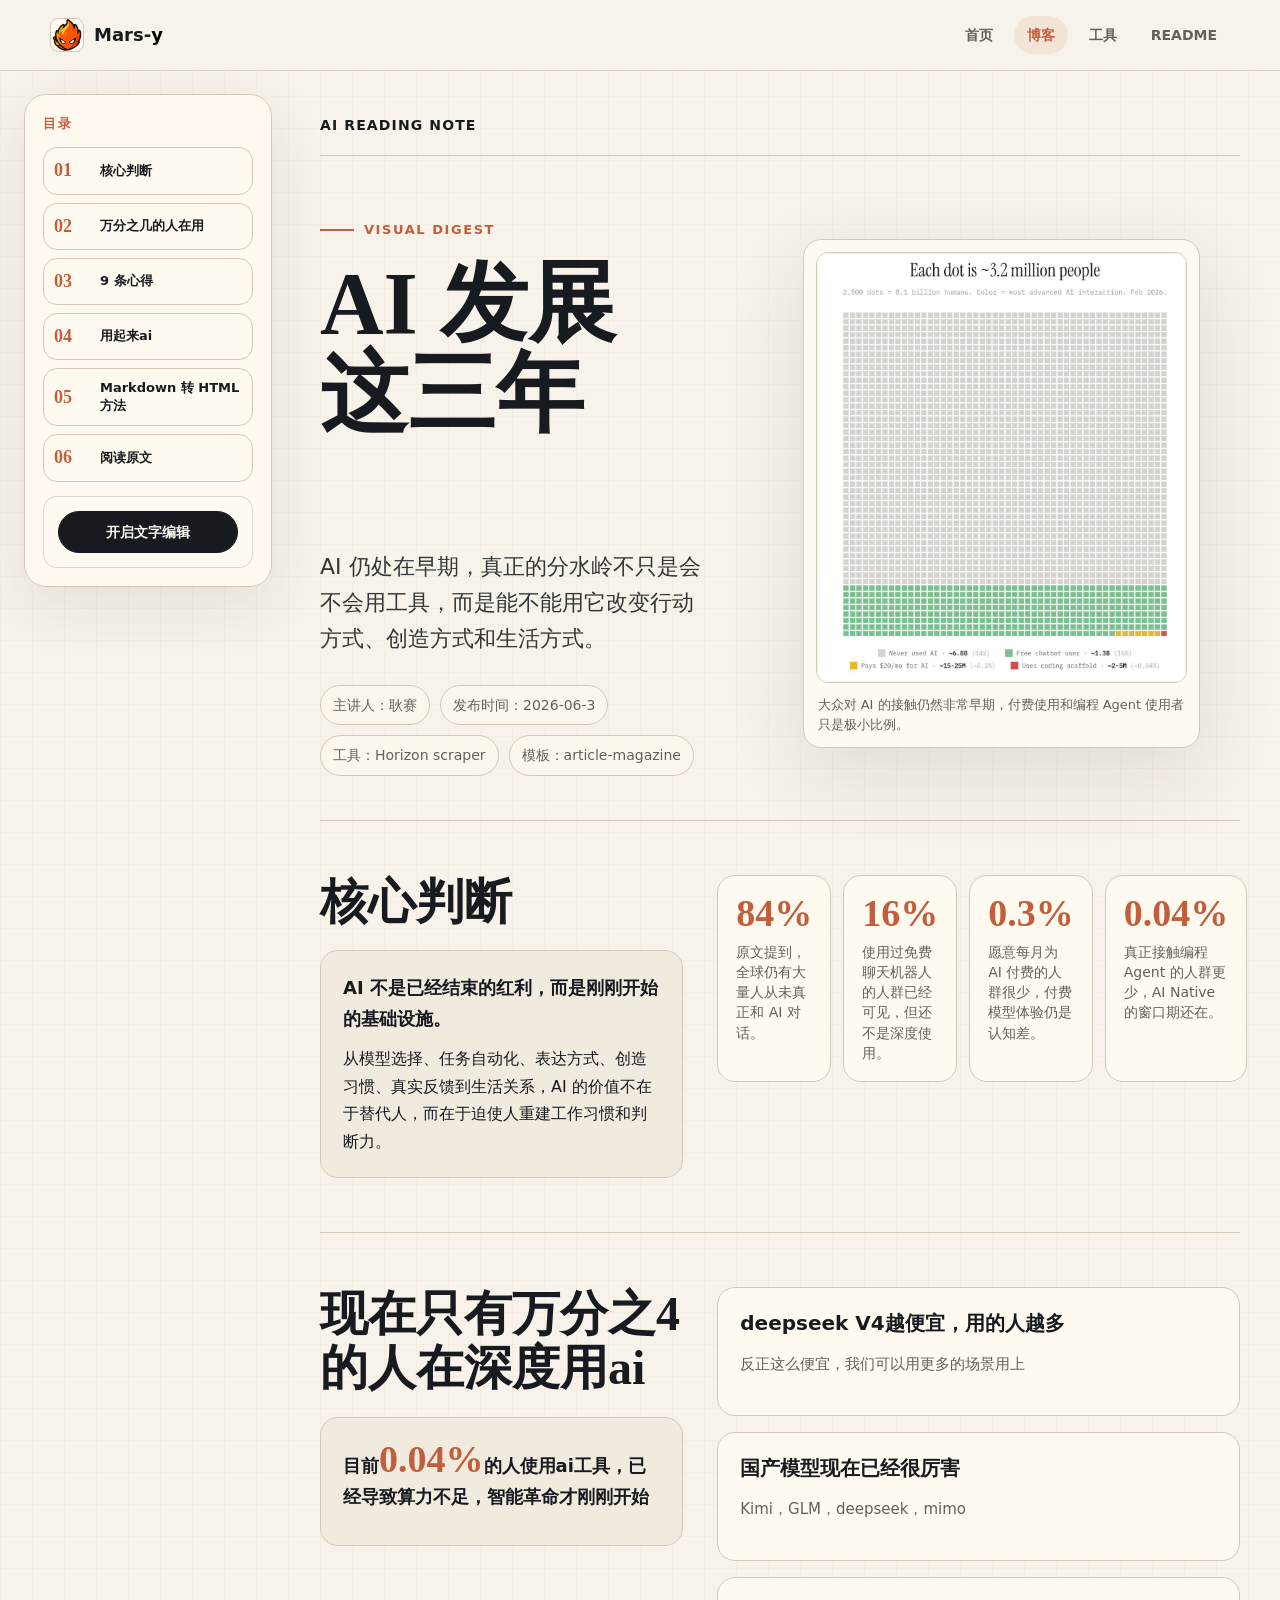
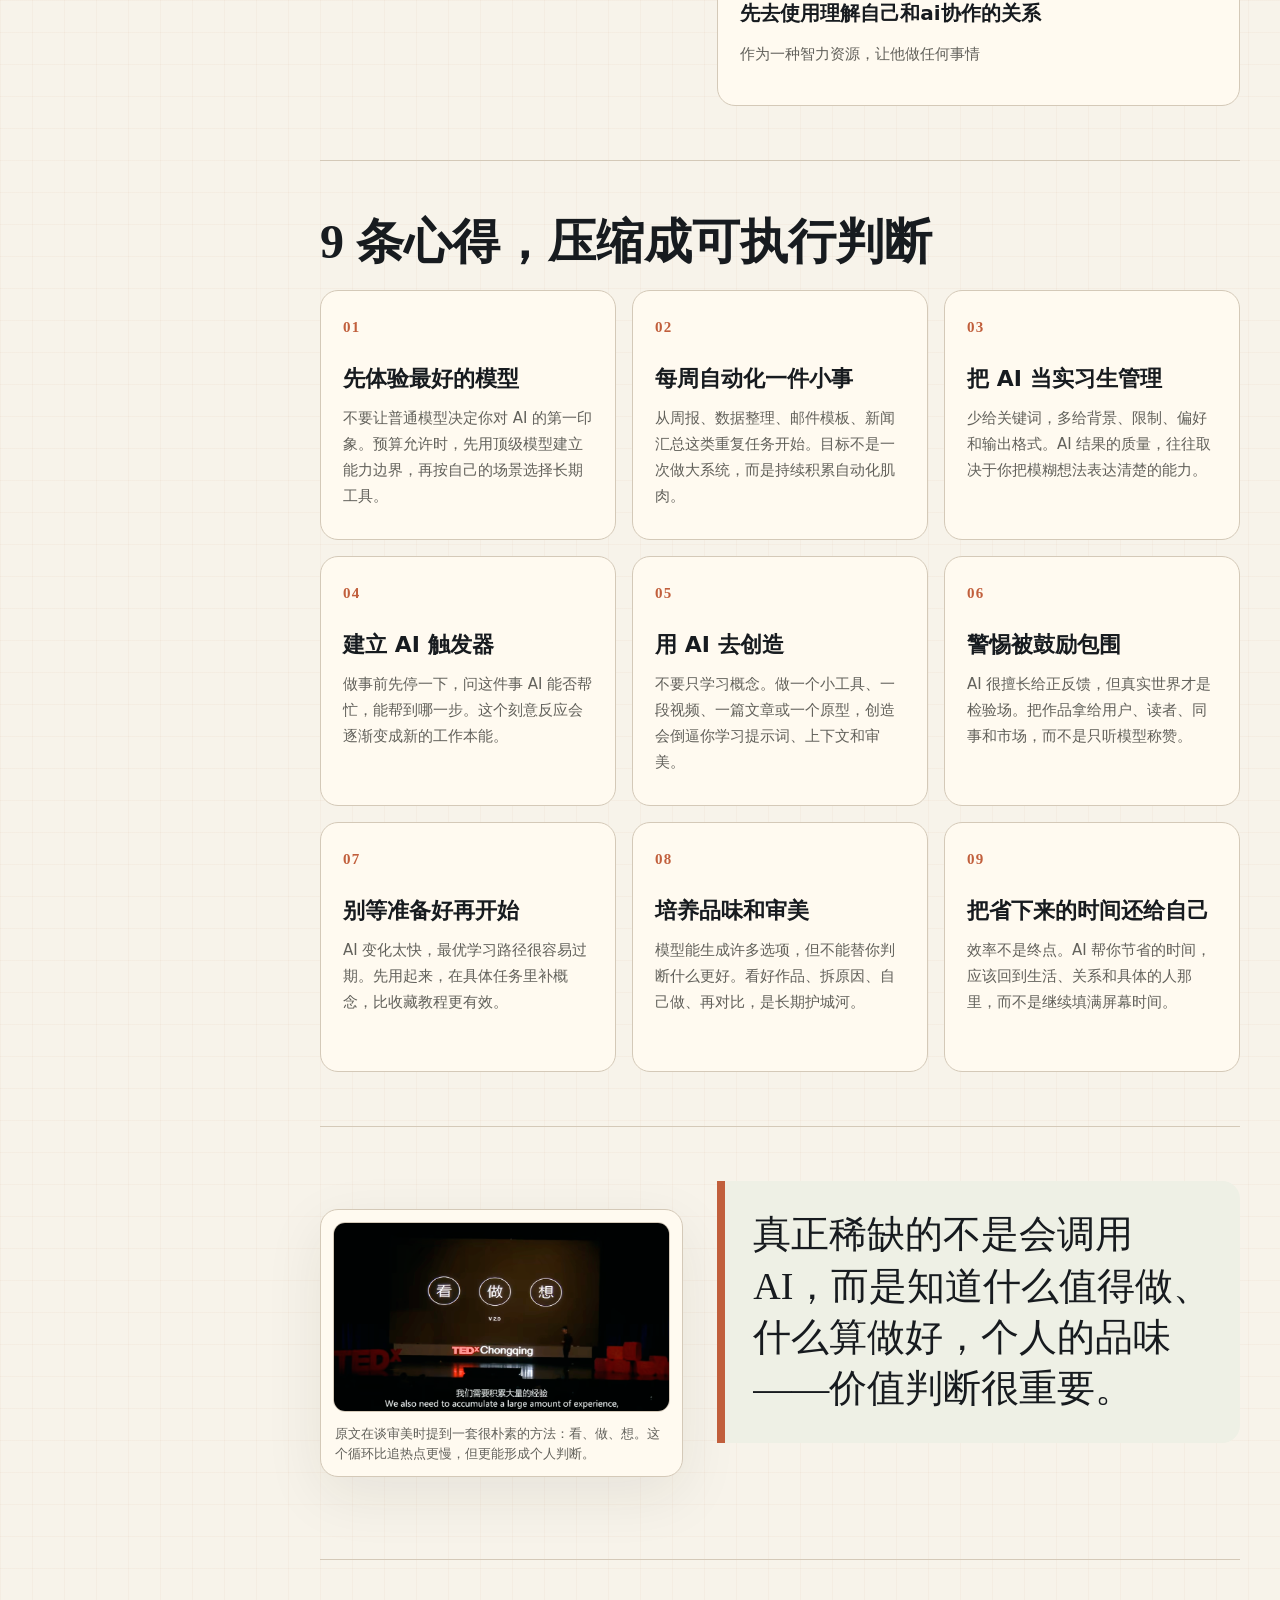
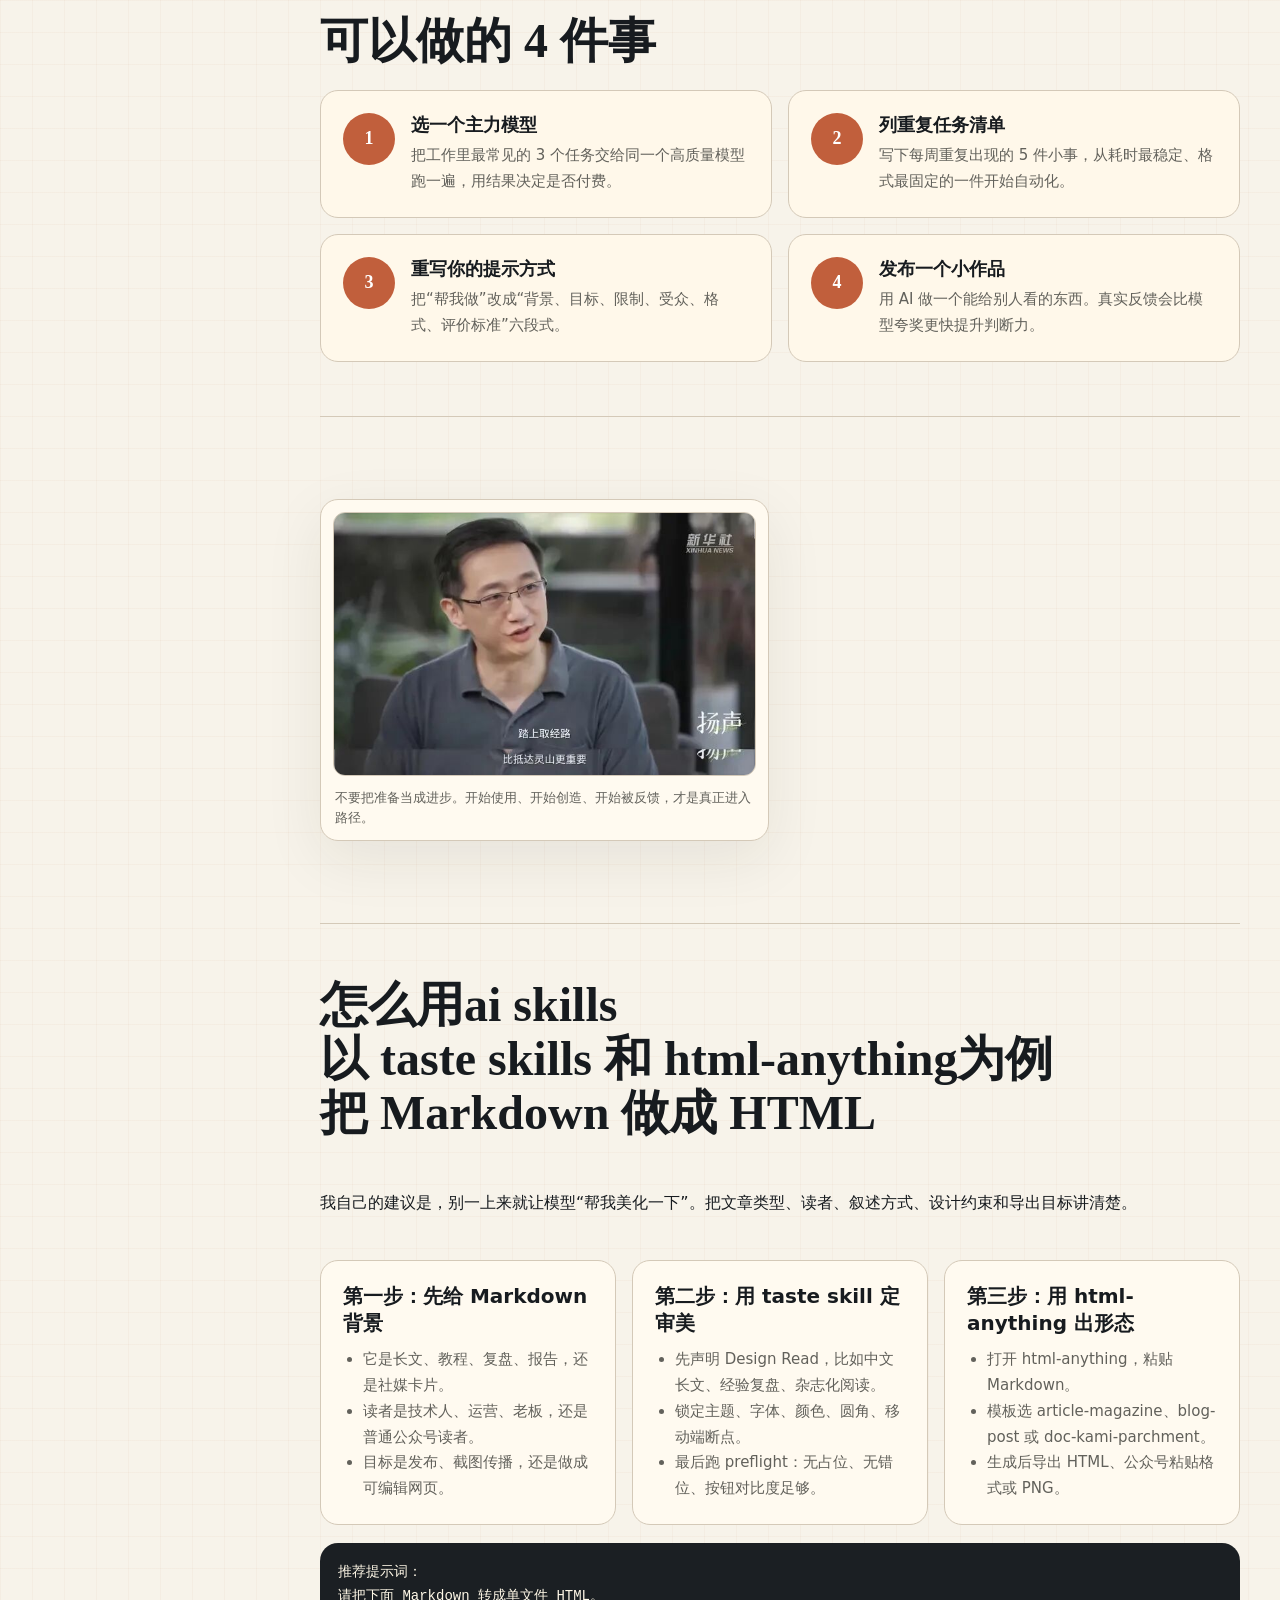
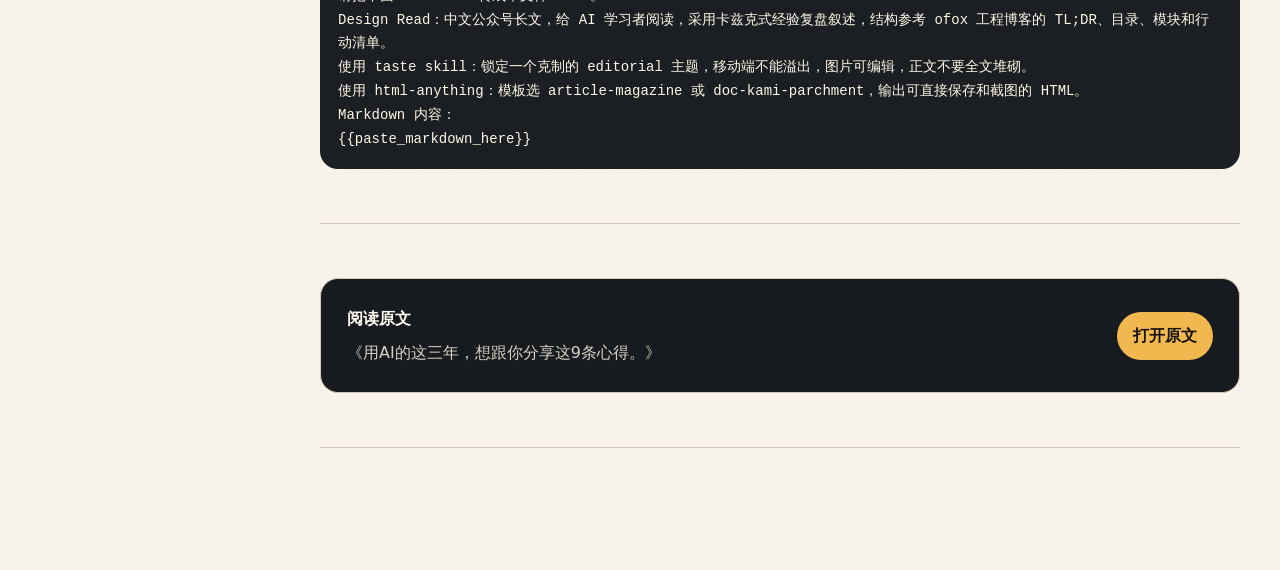
<file: blog/posts/2026-06-03-ai-three-years-nine-lessons/index.html>
<!doctype html>
<html lang="zh-CN"><head>
  <meta charset="utf-8">
  <meta name="viewport" content="width=device-width, initial-scale=1">
  <meta name="color-scheme" content="light">
  <title>用 AI 的这三年，9 条心得笔记 - Mars-y Blog</title>
  <meta name="description" content="Mars-y Blog 第一篇内容笔记：基于公众号文章整理的 AI 使用三年复盘与 9 条心得。">
  <link rel="icon" type="image/x-icon" href="../../../assets/mars-y-icon-cropped-hd.ico">
  <style>
    :root {
      --paper: #f7f3ea;
      --paper-2: #ebe3d4;
      --ink: #171b1f;
      --muted: #62615b;
      --hair: #d4c9b8;
      --accent: #c15f3c;
      --accent-2: #f1b84f;
      --red: #c94d4b;
      --white: #fffaf0;
      --shadow: 0 24px 80px rgba(41, 36, 28, .11);
      --radius: 18px;
    }

    * { box-sizing: border-box; }

    body {
      margin: 0;
      color: var(--ink);
      background:
        linear-gradient(90deg, rgba(193,95,60,.045) 1px, transparent 1px),
        linear-gradient(180deg, rgba(193,95,60,.045) 1px, transparent 1px),
        var(--paper);
      background-size: 32px 32px;
      font-family: "Noto Sans SC", "PingFang SC", "Microsoft YaHei", system-ui, sans-serif;
      line-height: 1.72;
    }

    a { color: inherit; }

    .editor-toolbar {
      position: static;
      display: flex;
      flex-direction: column;
      gap: 10px;
      align-items: center;
      width: 100%;
      margin-top: 14px;
      padding: 14px;
      border: 1px solid rgba(23, 27, 31, .14);
      border-radius: 14px;
      background: var(--white);
    }

    .editor-toolbar button {
      width: 100%;
      min-height: 38px;
      padding: 8px 13px;
      border: 1px solid var(--hair);
      border-radius: 999px;
      background: var(--white);
      color: var(--ink);
      font: inherit;
      font-size: 14px;
      font-weight: 800;
      cursor: pointer;
    }

    body:not(.editor-on) .editor-toolbar button:not(#editToggle),
    body:not(.editor-on) .editor-toolbar .editor-hint,
    body:not(.editor-on) .editor-toolbar .editor-status {
      display: none;
    }

    #editToggle {
      border-color: var(--ink);
      background: var(--ink);
      color: var(--white);
    }

    .editor-toolbar button:hover,
    .editor-toolbar button.is-active {
      border-color: var(--accent);
      background: var(--accent);
      color: #fff;
    }

    .editor-hint {
      width: 100%;
      color: var(--muted);
      font-size: 12px;
      line-height: 1.45;
      text-align: center;
    }

    .editor-status {
      min-width: 180px;
      color: var(--accent);
      font-size: 12px;
      font-weight: 800;
      line-height: 1.45;
      text-align: center;
    }

    [contenteditable="true"] {
      outline: 2px dashed rgba(193, 95, 60, .34);
      outline-offset: 4px;
      border-radius: 6px;
    }

    body.editor-on img {
      cursor: pointer;
    }

    body.editor-on img.is-selected {
      outline: 4px solid var(--accent-2);
      outline-offset: 4px;
    }

    body.editor-on .drag-ready {
      position: relative;
    }

    .drag-handle {
      position: absolute;
      top: 8px;
      right: 8px;
      z-index: 3;
      padding: 4px 8px;
      border: 1px solid var(--hair);
      border-radius: 999px;
      background: var(--white);
      color: var(--accent);
      font: inherit;
      font-size: 12px;
      font-weight: 800;
      cursor: grab;
      user-select: none;
    }

    .drag-handle:active {
      cursor: grabbing;
    }

    body.editor-on .dragging {
      opacity: .42;
    }

    body.editor-on .drop-before {
      box-shadow: 0 -5px 0 var(--accent-2);
    }

    body.editor-on .drop-after {
      box-shadow: 0 5px 0 var(--accent-2);
    }

    .site-nav {
      position: sticky;
      top: 0;
      z-index: 40;
      border-bottom: 1px solid rgba(212, 201, 184, .78);
      background: rgba(247, 243, 234, .92);
      backdrop-filter: blur(16px);
    }

    .site-nav-inner {
      width: min(1180px, calc(100% - 32px));
      min-height: 70px;
      margin: 0 auto;
      display: flex;
      align-items: center;
      gap: 26px;
    }

    .site-brand {
      display: inline-flex;
      align-items: center;
      gap: 10px;
      color: var(--ink);
      font-weight: 900;
      text-decoration: none;
      letter-spacing: 0;
    }

    .site-brand img {
      width: 34px;
      height: 34px;
      border-radius: 8px;
      border: 1px solid var(--hair);
      background: var(--white);
    }

    .site-brand span {
      font-size: 18px;
    }

    .brand-accent {
      color: #000;
    }

    .site-links {
      display: flex;
      align-items: center;
      gap: 8px;
      margin-left: auto;
    }

    .site-links a {
      min-height: 38px;
      display: inline-flex;
      align-items: center;
      padding: 0 13px;
      border-radius: 999px;
      color: var(--muted);
      font-size: 14px;
      font-weight: 800;
      text-decoration: none;
    }

    .site-links a:hover,
    .site-links a.active {
      color: var(--accent);
      background: rgba(193, 95, 60, .1);
    }

    .page {
      width: min(1280px, calc(100% - 32px));
      margin: 0 auto;
      padding: 24px 0 56px;
    }

    .masthead {
      display: flex;
      justify-content: space-between;
      gap: 18px;
      align-items: center;
      padding: 18px 0;
      border-bottom: 1px solid var(--hair);
      color: var(--muted);
      font-size: 14px;
    }

    .brand {
      color: var(--ink);
      font-weight: 800;
      letter-spacing: .08em;
      text-transform: uppercase;
    }

    .hero {
      display: grid;
      grid-template-columns: minmax(0, .9fr) minmax(380px, 1.1fr);
      gap: 52px;
      align-items: center;
      padding: 56px 0 44px;
      border-bottom: 1px solid var(--hair);
    }

    .kicker {
      display: inline-flex;
      align-items: center;
      gap: 10px;
      color: var(--accent);
      font-size: 13px;
      font-weight: 800;
      letter-spacing: .12em;
      text-transform: uppercase;
    }

    .kicker::before {
      content: "";
      width: 34px;
      height: 2px;
      background: var(--accent);
    }

    h1 {
      margin: 18px 0 20px;
      max-width: 820px;
      font-family: Georgia, "Noto Serif SC", "Songti SC", serif;
      font-size: clamp(42px, 7vw, 88px);
      line-height: 1.02;
      letter-spacing: 0;
    }

    h1 .line {
      display: block;
    }

    .lead {
      max-width: 660px;
      margin: 0;
      color: #343737;
      font-size: clamp(18px, 2vw, 22px);
      line-height: 1.65;
    }

    .meta-row {
      display: flex;
      flex-wrap: wrap;
      gap: 10px;
      margin-top: 28px;
    }

    .pill {
      display: inline-flex;
      align-items: center;
      min-height: 36px;
      padding: 7px 12px;
      border: 1px solid var(--hair);
      border-radius: 999px;
      background: rgba(255,250,240,.64);
      color: var(--muted);
      font-size: 14px;
    }

    .hero-card {
      padding: 12px;
      border: 1px solid var(--hair);
      border-radius: var(--radius);
      background: var(--white);
      box-shadow: var(--shadow);
    }

    .hero-card img,
    .figure img {
      display: block;
      width: 100%;
      height: auto;
      border-radius: 12px;
      border: 1px solid var(--hair);
      background: #fff;
    }

    .caption {
      margin: 12px 2px 0;
      color: var(--muted);
      font-size: 13px;
      line-height: 1.55;
    }

    .section {
      padding: 54px 0;
      border-bottom: 1px solid var(--hair);
    }

    .section h2 {
      margin: 0 0 22px;
      font-family: Georgia, "Noto Serif SC", "Songti SC", serif;
      font-size: clamp(28px, 4vw, 48px);
      line-height: 1.12;
    }

    .two-col {
      display: grid;
      grid-template-columns: minmax(0, .82fr) minmax(280px, 1.18fr);
      gap: 34px;
      align-items: start;
    }

    .note {
      padding: 22px;
      border: 1px solid var(--hair);
      border-radius: var(--radius);
      background: #f0eadf;
    }

    .note strong {
      display: block;
      margin-bottom: 10px;
      font-size: 18px;
    }

    .stats {
      display: grid;
      grid-template-columns: repeat(4, 1fr);
      gap: 12px;
    }

    .toc-grid {
      display: grid;
      grid-template-columns: repeat(2, 1fr);
      gap: 12px;
      padding: 0;
      margin: 0;
      list-style: none;
      counter-reset: toc;
    }

    .toc-grid a {
      display: grid;
      grid-template-columns: 44px 1fr;
      gap: 14px;
      align-items: center;
      min-height: 72px;
      padding: 16px;
      border: 1px solid var(--hair);
      border-radius: var(--radius);
      background: var(--white);
      color: var(--ink);
      font-weight: 800;
      text-decoration: none;
    }

    .toc-grid a::before {
      counter-increment: toc;
      content: counter(toc, decimal-leading-zero);
      color: var(--accent);
      font-family: Georgia, serif;
      font-size: 18px;
    }

    .side-toc {
      position: relative;
      z-index: 10;
      display: block;
      width: min(420px, calc(100% - 24px));
      max-height: none;
      overflow: auto;
      margin: 14px auto 0;
      padding: 18px;
      border: 1px solid var(--hair);
      border-radius: 22px;
      background: rgba(255,250,240,.9);
      box-shadow: 0 18px 60px rgba(41,36,28,.09);
      backdrop-filter: blur(14px);
    }

    .side-toc strong {
      display: block;
      margin-bottom: 12px;
      color: var(--accent);
      font-size: 13px;
      letter-spacing: .12em;
      text-transform: uppercase;
    }

    .side-toc .toc-grid {
      grid-template-columns: 1fr;
      gap: 8px;
    }

    .side-toc .toc-grid a {
      min-height: auto;
      grid-template-columns: 32px 1fr;
      padding: 10px;
      border-radius: 14px;
      font-size: 13px;
      line-height: 1.4;
    }

    .stat {
      min-height: 118px;
      padding: 18px;
      border: 1px solid var(--hair);
      border-radius: var(--radius);
      background: var(--white);
    }

    .stat b {
      display: block;
      color: var(--accent);
      font-family: Georgia, "Noto Serif SC", serif;
      font-size: 38px;
      line-height: 1;
    }

    .stat span {
      display: block;
      margin-top: 10px;
      color: var(--muted);
      font-size: 14px;
      line-height: 1.45;
    }

    .insights {
      display: grid;
      grid-template-columns: repeat(3, 1fr);
      gap: 16px;
      counter-reset: insight;
    }

    .insight {
      position: relative;
      min-height: 250px;
      padding: 22px;
      border: 1px solid var(--hair);
      border-radius: var(--radius);
      background: var(--white);
    }

    .insight::before {
      counter-increment: insight;
      content: counter(insight, decimal-leading-zero);
      display: inline-flex;
      margin-bottom: 24px;
      color: var(--accent);
      font-family: Georgia, serif;
      font-size: 15px;
      font-weight: 700;
      letter-spacing: .08em;
    }

    .insight h3 {
      margin: 0 0 12px;
      font-size: 22px;
      line-height: 1.25;
    }

    .insight p {
      margin: 0;
      color: var(--muted);
      font-size: 15px;
      line-height: 1.75;
    }

    .action-grid {
      display: grid;
      grid-template-columns: repeat(2, 1fr);
      gap: 16px;
    }

    .method-grid {
      display: grid;
      grid-template-columns: repeat(3, 1fr);
      gap: 16px;
    }

    .two-col .method-grid {
      grid-template-columns: 1fr;
    }

    .method-card {
      padding: 22px;
      border: 1px solid var(--hair);
      border-radius: var(--radius);
      background: var(--white);
    }

    .method-card h3 {
      margin: 0 0 10px;
      font-size: 20px;
      line-height: 1.35;
    }

    .method-card p,
    .method-card li {
      color: var(--muted);
      font-size: 15px;
      line-height: 1.72;
    }

    .method-card ul {
      padding-left: 20px;
      margin: 10px 0 0;
    }

    .code-sample {
      overflow: auto;
      margin: 18px 0 0;
      padding: 18px;
      border-radius: var(--radius);
      background: #1b1f23;
      color: #fff8e7;
      font: 14px/1.7 "JetBrains Mono", Consolas, monospace;
      white-space: pre-wrap;
    }

    .action {
      display: grid;
      grid-template-columns: 52px 1fr;
      gap: 16px;
      padding: 22px;
      border: 1px solid var(--hair);
      border-radius: var(--radius);
      background: #fff8ea;
    }

    .action b {
      display: grid;
      place-items: center;
      width: 52px;
      height: 52px;
      border-radius: 50%;
      background: var(--accent);
      color: #fff;
      font-family: Georgia, serif;
      font-size: 18px;
    }

    .action h3 {
      margin: 0 0 6px;
      font-size: 18px;
      line-height: 1.35;
    }

    .action p {
      margin: 0;
      color: var(--muted);
      font-size: 15px;
    }

    .pull {
      margin: 0;
      padding: 28px;
      border-left: 8px solid var(--accent);
      border-radius: 0 var(--radius) var(--radius) 0;
      background: #eef0e5;
      font-family: Georgia, "Noto Serif SC", "Songti SC", serif;
      font-size: clamp(24px, 3vw, 38px);
      line-height: 1.35;
    }

    .figure-grid {
      display: grid;
      grid-template-columns: repeat(2, minmax(0, 1fr));
      gap: 22px;
      align-items: start;
    }

    .figure {
      margin: 28px 0;
      padding: 12px;
      border: 1px solid var(--hair);
      border-radius: var(--radius);
      background: var(--white);
      box-shadow: 0 18px 60px rgba(41,36,28,.08);
    }

    .source-card {
      display: grid;
      grid-template-columns: 1fr auto;
      gap: 18px;
      align-items: center;
      padding: 26px;
      border: 1px solid var(--hair);
      border-radius: var(--radius);
      background: var(--ink);
      color: #fffaf0;
    }

    .source-card p {
      margin: 6px 0 0;
      color: #d7d0c2;
    }

    .button {
      display: inline-flex;
      align-items: center;
      justify-content: center;
      min-height: 46px;
      padding: 10px 16px;
      border-radius: 999px;
      background: var(--accent-2);
      color: #16110a;
      font-weight: 800;
      text-decoration: none;
      white-space: nowrap;
    }

    footer {
      padding: 24px 0 0;
      color: var(--muted);
      font-size: 13px;
      line-height: 1.6;
    }

    @media (min-width: 1180px) {
      .side-toc {
        position: fixed;
        top: 94px;
        left: 24px;
        width: 248px;
        max-height: calc(100dvh - 118px);
        margin: 0;
      }
      .page {
        width: min(1120px, calc(100% - 360px));
        margin-left: 320px;
        margin-right: 40px;
      }
    }

    @media (max-width: 860px) {
      .site-nav-inner { align-items: flex-start; flex-direction: column; gap: 10px; padding: 14px 0; }
      .site-links { width: 100%; margin-left: 0; overflow-x: auto; padding-bottom: 4px; }
      .editor-toolbar { width: 100%; }
      .page { width: min(100% - 22px, 680px); padding-top: 18px; }
      .masthead { align-items: flex-start; flex-direction: column; }
      .hero,
      .two-col,
      .source-card { grid-template-columns: 1fr; }
      .stats,
      .insights,
      .action-grid,
      .method-grid,
      .toc-grid,
      .figure-grid { grid-template-columns: 1fr; }
      .section { padding: 38px 0; }
      .hero { padding: 38px 0 34px; gap: 28px; }
      .source-card .button { width: 100%; }
    }
  </style>
</head>
<body class="">
  <header class="site-nav">
    <div class="site-nav-inner">
      <a class="site-brand" href="../../../index.html" aria-label="Mars-y">
        <img src="../../../assets/mars-y-icon-cropped-hd.ico" alt="Mars-y logo">
        <span>Mars-<span class="brand-accent">y</span></span>
      </a>
      <nav class="site-links" aria-label="主导航">
        <a href="../../../index.html">首页</a>
        <a class="active" href="../../index.html">博客</a>
        <a href="../../../tools/json-to-cpaorsub-offline/">工具</a>
        <a href="../../../README.md">README</a>
      </nav>
    </div>
  </header>
  <!-- Generated with Horizon WeChatArticleScraper, html-anything article-magazine/doc template direction, and design-taste-frontend preflight constraints. -->
  <aside class="side-toc" aria-label="文章目录">
    <strong>目录</strong>
    <ol class="toc-grid">
      <li><a href="#core">核心判断</a></li>
      <li><a href="#narrative">万分之几的人在用</a></li>
      <li><a href="#insights">9 条心得</a></li>
      <li><a href="#actions">用起来ai</a></li>
      <li><a href="#markdown-to-html">Markdown 转 HTML 方法</a></li>
      <li><a href="#source">阅读原文</a></li>
    </ol>
    <div class="editor-toolbar" data-editor-ui="">
      <button type="button" id="editToggle" class="">开启文字编辑</button>
      <button type="button" id="insertImage">插入本地图片</button>
      <button type="button" id="deleteImage">删除选中图片</button>
      <button type="button" id="saveHtml">保存当前修改</button>
      <button type="button" id="downloadHtml">下载当前 HTML</button>
      <button type="button" id="clearSaved">清除浏览器保存</button>
      <input id="imagePicker" type="file" accept="image/*" hidden="">
      <div class="editor-hint">开启后可直接点击正文文字修改；点击图片可选中，再删除或在其后插入本地图片。保存当前修改会写入浏览器缓存，下载当前 HTML 可生成能覆盖本文件的新版本。</div>
      <div class="editor-status" id="editorStatus">已载入浏览器保存的修改</div>
    </div>
  </aside>
  <main class="page">
    <header class="masthead">
      <div class="brand" spellcheck="false">AI Reading Note</div>
      <div spellcheck="false"><br></div>
    </header>

    <section class="hero" draggable="false">
      <div>
        <span class="kicker" spellcheck="false">Visual digest</span>
        <h1 spellcheck="false"><span class="line">AI 发展</span><span class="line">这三年</span><span class="line"><br></span></h1>
        <p class="lead" spellcheck="false">AI 仍处在早期，真正的分水岭不只是会不会用工具，而是能不能用它改变行动方式、创造方式和生活方式。</p>
        <div class="meta-row">
          <span class="pill" spellcheck="false">主讲人：耿赛</span>
          <span class="pill" spellcheck="false">发布时间：2026-06-3</span>
          <span class="pill" spellcheck="false">工具：Horizon scraper</span>
          <span class="pill" spellcheck="false">模板：article-magazine</span>
        </div>
      </div>
      <figure class="hero-card" draggable="false">
        <img src="images/ddab8c91266b50b1/image-01.png" alt="AI 使用人群分布图，展示大多数人还没有真正开始使用 AI" class="">
        <figcaption class="caption" spellcheck="false">大众对 AI 的接触仍然非常早期，付费使用和编程 Agent 使用者只是极小比例。</figcaption>
      </figure>
    </section>

    <section class="section two-col" id="core" draggable="false">
      <div>
        <h2 spellcheck="false">核心判断</h2>
        <div class="note">
          <strong spellcheck="false">AI 不是已经结束的红利，而是刚刚开始的基础设施。</strong>
          <span spellcheck="false">从模型选择、任务自动化、表达方式、创造习惯、真实反馈到生活关系，AI 的价值不在于替代人，而在于迫使人重建工作习惯和判断力。</span>
        </div>
      </div>
      <div class="stats">
        <div class="stat"><b spellcheck="false">84%</b><span spellcheck="false">原文提到，全球仍有大量人从未真正和 AI 对话。</span></div>
        <div class="stat"><b spellcheck="false">16%</b><span spellcheck="false">使用过免费聊天机器人的人群已经可见，但还不是深度使用。</span></div>
        <div class="stat"><b spellcheck="false">0.3%</b><span spellcheck="false">愿意每月为 AI 付费的人群很少，付费模型体验仍是认知差。</span></div>
        <div class="stat"><b spellcheck="false">0.04%</b><span spellcheck="false">真正接触编程 Agent 的人群更少，AI Native 的窗口期还在。</span></div>
      </div>
    </section>

    <section class="section two-col" id="narrative" draggable="false">
      <div>
        <h2 spellcheck="false">现在只有万分之4的人在深度用ai</h2>
        <div class="note">
          <strong spellcheck="false">目前<b spellcheck="false" style="color: rgb(193, 95, 60); font-family: Georgia, &quot;Noto Serif SC&quot;, serif; font-size: 38px; line-height: 1; display: inline !important;">0.04%</b><strong spellcheck="false" style="display: inline !important;">的人使用ai工具，已经导致算力不足，智能革命才刚刚开始</strong></strong>
          <span spellcheck="false"></span>
        </div>
      </div>
      <div class="method-grid">
        <article class="method-card" draggable="false">
          <h3 spellcheck="false">deepseek V4越便宜，用的人越多</h3>
          <p spellcheck="false">反正这么便宜，我们可以用更多的场景用上</p>
        </article>
        <article class="method-card" draggable="false">
          <h3 spellcheck="false">国产模型现在已经很厉害</h3>
          <p spellcheck="false">Kimi，GLM，deepseek，mimo<br></p>
        </article>
        <article class="method-card" draggable="false">
          <h3 spellcheck="false">先去使用理解自己和ai协作的关系</h3>
          <p spellcheck="false">作为一种智力资源，让他做任何事情</p>
        </article>
      </div>
    </section>

    <section class="section" id="insights" draggable="false">
      <h2 spellcheck="false">9 条心得，压缩成可执行判断</h2>
      <div class="insights">
        <article class="insight" draggable="false">
          <h3 spellcheck="false">先体验最好的模型</h3>
          <p spellcheck="false">不要让普通模型决定你对 AI 的第一印象。预算允许时，先用顶级模型建立能力边界，再按自己的场景选择长期工具。</p>
        </article>
        <article class="insight" draggable="false">
          <h3 spellcheck="false">每周自动化一件小事</h3>
          <p spellcheck="false">从周报、数据整理、邮件模板、新闻汇总这类重复任务开始。目标不是一次做大系统，而是持续积累自动化肌肉。</p>
        </article>
        <article class="insight" draggable="false">
          <h3 spellcheck="false">把 AI 当实习生管理</h3>
          <p spellcheck="false">少给关键词，多给背景、限制、偏好和输出格式。AI 结果的质量，往往取决于你把模糊想法表达清楚的能力。</p>
        </article>
        <article class="insight" draggable="false">
          <h3 spellcheck="false">建立 AI 触发器</h3>
          <p spellcheck="false">做事前先停一下，问这件事 AI 能否帮忙，能帮到哪一步。这个刻意反应会逐渐变成新的工作本能。</p>
        </article>
        <article class="insight" draggable="false">
          <h3 spellcheck="false">用 AI 去创造</h3>
          <p spellcheck="false">不要只学习概念。做一个小工具、一段视频、一篇文章或一个原型，创造会倒逼你学习提示词、上下文和审美。</p>
        </article>
        <article class="insight" draggable="false">
          <h3 spellcheck="false">警惕被鼓励包围</h3>
          <p spellcheck="false">AI 很擅长给正反馈，但真实世界才是检验场。把作品拿给用户、读者、同事和市场，而不是只听模型称赞。</p>
        </article>
        <article class="insight" draggable="false">
          <h3 spellcheck="false">别等准备好再开始</h3>
          <p spellcheck="false">AI 变化太快，最优学习路径很容易过期。先用起来，在具体任务里补概念，比收藏教程更有效。</p>
        </article>
        <article class="insight" draggable="false">
          <h3 spellcheck="false">培养品味和审美</h3>
          <p spellcheck="false">模型能生成许多选项，但不能替你判断什么更好。看好作品、拆原因、自己做、再对比，是长期护城河。</p>
        </article>
        <article class="insight" draggable="false">
          <h3 spellcheck="false">把省下来的时间还给自己</h3>
          <p spellcheck="false">效率不是终点。AI 帮你节省的时间，应该回到生活、关系和具体的人那里，而不是继续填满屏幕时间。</p>
        </article>
      </div>
    </section>

    <section class="section two-col" id="taste" draggable="false">
      <figure class="figure" draggable="false">
        <img src="images/ddab8c91266b50b1/image-08.png" alt="TEDx Chongqing 演讲画面，主题为看做想">
        <figcaption class="caption" spellcheck="false">原文在谈审美时提到一套很朴素的方法：看、做、想。这个循环比追热点更慢，但更能形成个人判断。</figcaption>
      </figure>
      <blockquote class="pull" spellcheck="false">真正稀缺的不是会调用 AI，而是知道什么值得做、什么算做好，个人的品味——价值判断很重要。</blockquote>
    </section>

    <section class="section" id="actions" draggable="false">
      <h2 spellcheck="false">可以做的 4 件事</h2>
      <div class="action-grid">
        <div class="action" draggable="false">
          <b spellcheck="false">1</b>
          <div><h3 spellcheck="false">选一个主力模型</h3><p spellcheck="false">把工作里最常见的 3 个任务交给同一个高质量模型跑一遍，用结果决定是否付费。</p></div>
        </div>
        <div class="action" draggable="false">
          <b spellcheck="false">2</b>
          <div><h3 spellcheck="false">列重复任务清单</h3><p spellcheck="false">写下每周重复出现的 5 件小事，从耗时最稳定、格式最固定的一件开始自动化。</p></div>
        </div>
        <div class="action" draggable="false">
          <b spellcheck="false">3</b>
          <div><h3 spellcheck="false">重写你的提示方式</h3><p spellcheck="false">把“帮我做”改成“背景、目标、限制、受众、格式、评价标准”六段式。</p></div>
        </div>
        <div class="action" draggable="false">
          <b spellcheck="false">4</b>
          <div><h3 spellcheck="false">发布一个小作品</h3><p spellcheck="false">用 AI 做一个能给别人看的东西。真实反馈会比模型夸奖更快提升判断力。</p></div>
        </div>
      </div>
    </section>

    <section class="section" id="figures" draggable="false">
      <div class="figure-grid">
        <figure class="figure" draggable="false">
          <img src="images/ddab8c91266b50b1/image-06.jpg" alt="人物访谈截图，字幕提到踏上取经路比抵达灵山更重要">
          <figcaption class="caption" spellcheck="false">不要把准备当成进步。开始使用、开始创造、开始被反馈，才是真正进入路径。</figcaption>
        </figure>

      </div>
    </section>

    <section class="section" id="markdown-to-html" draggable="false">
      <h2 spellcheck="false">怎么用ai skills<br>以 taste skills 和 html-anything为例<div>把 Markdown 做成 HTML</div></h2>
      <p class="lead" spellcheck="false"></p><div><br></div>我自己的建议是，别一上来就让模型“帮我美化一下”。把文章类型、读者、叙述方式、设计约束和导出目标讲清楚。<div><br></div><p spellcheck="false"></p>
      <div class="method-grid">
        <article class="method-card" draggable="false">
          <h3 spellcheck="false">第一步：先给 Markdown 背景</h3>
          <ul>
            <li spellcheck="false">它是长文、教程、复盘、报告，还是社媒卡片。</li>
            <li spellcheck="false">读者是技术人、运营、老板，还是普通公众号读者。</li>
            <li spellcheck="false">目标是发布、截图传播，还是做成可编辑网页。</li>
          </ul>
        </article>
        <article class="method-card" draggable="false">
          <h3 spellcheck="false">第二步：用 taste skill 定审美</h3>
          <ul>
            <li spellcheck="false">先声明 Design Read，比如中文长文、经验复盘、杂志化阅读。</li>
            <li spellcheck="false">锁定主题、字体、颜色、圆角、移动端断点。</li>
            <li spellcheck="false">最后跑 preflight：无占位、无错位、按钮对比度足够。</li>
          </ul>
        </article>
        <article class="method-card" draggable="false">
          <h3 spellcheck="false">第三步：用 html-anything 出形态</h3>
          <ul>
            <li spellcheck="false">打开 html-anything，粘贴 Markdown。</li>
            <li spellcheck="false">模板选 article-magazine、blog-post 或 doc-kami-parchment。</li>
            <li spellcheck="false">生成后导出 HTML、公众号粘贴格式或 PNG。</li>
          </ul>
        </article>
      </div>
      <pre class="code-sample" spellcheck="false">推荐提示词：
请把下面 Markdown 转成单文件 HTML。
Design Read：中文公众号长文，给 AI 学习者阅读，采用卡兹克式经验复盘叙述，结构参考 ofox 工程博客的 TL;DR、目录、模块和行动清单。
使用 taste skill：锁定一个克制的 editorial 主题，移动端不能溢出，图片可编辑，正文不要全文堆砌。
使用 html-anything：模板选 article-magazine 或 doc-kami-parchment，输出可直接保存和截图的 HTML。
Markdown 内容：
{{paste_markdown_here}}</pre>
    </section>

    <section class="section" id="source" draggable="false">
      <div class="source-card">
        <div>
          <strong spellcheck="false">阅读原文</strong>
          <p spellcheck="false">《用AI的这三年，想跟你分享这9条心得。》</p>
        </div>
        <a class="button" href="https://mp.weixin.qq.com/s/vTv0Vu4RgrMkmLbXGvnSug" target="_blank" rel="noopener noreferrer">打开原文</a>
      </div>
    </section>

    <footer>
      <div spellcheck="false"><br></div>
      <div spellcheck="false"><br></div>
    </footer>
  </main>
  <script>
    (() => {
      const body = document.body;
      const page = document.querySelector(".page");
      const editToggle = document.getElementById("editToggle");
      const insertImage = document.getElementById("insertImage");
      const deleteImage = document.getElementById("deleteImage");
      const saveHtml = document.getElementById("saveHtml");
      const downloadHtml = document.getElementById("downloadHtml");
      const clearSaved = document.getElementById("clearSaved");
      const editorStatus = document.getElementById("editorStatus");
      const imagePicker = document.getElementById("imagePicker");
      const storageKey = "wechat-vTv0Vu4RgrMkmLbXGvnSug:index-html:v3";
      const draggableSelector = ".page > .hero, .page > .section, .insight, .action, .method-card, figure";
      const editableSelector = [
        ".brand",
        ".masthead div:not(.brand)",
        ".kicker",
        "h1",
        "h2",
        "h3",
        "p",
        ".pill",
        ".note strong",
        ".note span",
        ".stat b",
        ".stat span",
        ".action b",
        ".caption",
        ".pull",
        ".source-card strong",
        "footer div"
      ].join(",");
      let editing = false;
      let selectedImage = null;
      let insertionTarget = null;
      let draggedItem = null;

      const editableNodes = () => Array.from(page.querySelectorAll(editableSelector));
      const draggableNodes = () => Array.from(page.querySelectorAll(draggableSelector));

      const setStatus = (text) => {
        editorStatus.textContent = text;
      };

      const restoreSavedPage = () => {
        const saved = window.localStorage.getItem(storageKey);
        if (!saved) return;
        page.innerHTML = saved;
        setStatus("已载入浏览器保存的修改");
      };

      const buildHtmlDocument = () => {
        const wasEditing = editing;
        setEditing(false);
        const clone = document.documentElement.cloneNode(true);
        clone.querySelectorAll(".is-selected").forEach((node) => node.classList.remove("is-selected"));
        clone.querySelectorAll("[contenteditable]").forEach((node) => node.removeAttribute("contenteditable"));
        const html = "<!doctype html>\n" + clone.outerHTML;
        if (wasEditing) setEditing(true);
        return html;
      };

      const clearDropMarks = () => {
        draggableNodes().forEach((node) => node.classList.remove("drop-before", "drop-after"));
      };

      const setDragEnabled = (enabled) => {
        draggableNodes().forEach((node) => {
          node.draggable = false;
          node.classList.toggle("drag-ready", enabled);
          node.querySelectorAll(":scope > .drag-handle").forEach((handle) => handle.remove());
          if (enabled) {
            const handle = document.createElement("button");
            handle.type = "button";
            handle.className = "drag-handle";
            handle.textContent = "拖动";
            handle.draggable = true;
            handle.contentEditable = "false";
            handle.setAttribute("aria-label", "拖动组件");
            node.insertAdjacentElement("afterbegin", handle);
          }
        });
      };

      const findDropTarget = (start) => {
        let target = start.closest(draggableSelector);
        while (target && draggedItem && target.parentNode !== draggedItem.parentNode) {
          const parent = target.parentElement;
          target = parent ? parent.closest(draggableSelector) : null;
        }
        return target;
      };

      const setEditing = (enabled) => {
        editing = enabled;
        body.classList.toggle("editor-on", enabled);
        editToggle.classList.toggle("is-active", enabled);
        editToggle.textContent = enabled ? "关闭文字编辑" : "开启文字编辑";
        setDragEnabled(enabled);
        editableNodes().forEach((node) => {
          node.contentEditable = enabled ? "true" : "false";
          node.spellcheck = false;
        });
        if (!enabled) {
          clearSelectedImage();
          clearDropMarks();
        }
      };

      const clearSelectedImage = () => {
        if (selectedImage) selectedImage.classList.remove("is-selected");
        selectedImage = null;
      };

      const selectImage = (img) => {
        clearSelectedImage();
        selectedImage = img;
        insertionTarget = img.closest("figure, .hero-card, .figure") || img;
        selectedImage.classList.add("is-selected");
      };

      const makeFigure = (src, fileName) => {
        const figure = document.createElement("figure");
        figure.className = "figure";
        const img = document.createElement("img");
        img.src = src;
        img.alt = fileName ? `本地图片：${fileName}` : "本地插入图片";
        const caption = document.createElement("figcaption");
        caption.className = "caption";
        caption.textContent = fileName || "本地插入图片";
        if (editing) caption.contentEditable = "true";
        figure.append(img, caption);
        return figure;
      };

      restoreSavedPage();

      page.addEventListener("input", () => {
        setStatus("有未保存修改");
      });

      page.addEventListener("click", (event) => {
        const img = event.target.closest("img");
        if (editing && img && page.contains(img)) {
          event.preventDefault();
          selectImage(img);
          return;
        }
        const target = event.target.closest(".section, .hero, figure, article, .action, .note, .source-card");
        if (target && page.contains(target)) insertionTarget = target;
        if (!img) clearSelectedImage();
      });

      page.addEventListener("dragstart", (event) => {
        if (!editing) return;
        const handle = event.target.closest(".drag-handle");
        if (!handle) {
          event.preventDefault();
          return;
        }
        const item = handle.closest(draggableSelector);
        if (!item || !page.contains(item)) return;
        draggedItem = item;
        draggedItem.classList.add("dragging");
        event.dataTransfer.effectAllowed = "move";
        event.dataTransfer.setData("text/plain", "move-component");
      });

      page.addEventListener("dragover", (event) => {
        if (!editing || !draggedItem) return;
        const target = findDropTarget(event.target);
        if (!target || target === draggedItem || target.contains(draggedItem)) return;
        if (target.parentNode !== draggedItem.parentNode) return;
        event.preventDefault();
        clearDropMarks();
        const rect = target.getBoundingClientRect();
        const after = event.clientY > rect.top + rect.height / 2;
        target.classList.add(after ? "drop-after" : "drop-before");
      });

      page.addEventListener("drop", (event) => {
        if (!editing || !draggedItem) return;
        const target = findDropTarget(event.target);
        if (!target || target === draggedItem || target.parentNode !== draggedItem.parentNode) return;
        event.preventDefault();
        const rect = target.getBoundingClientRect();
        const after = event.clientY > rect.top + rect.height / 2;
        target.insertAdjacentElement(after ? "afterend" : "beforebegin", draggedItem);
        setStatus("有未保存修改");
        clearDropMarks();
      });

      page.addEventListener("dragend", () => {
        if (draggedItem) draggedItem.classList.remove("dragging");
        draggedItem = null;
        clearDropMarks();
      });

      editToggle.addEventListener("click", () => setEditing(!editing));

      insertImage.addEventListener("click", () => {
        if (!editing) setEditing(true);
        imagePicker.click();
      });

      imagePicker.addEventListener("change", () => {
        const file = imagePicker.files && imagePicker.files[0];
        if (!file) return;
        const reader = new FileReader();
        reader.onload = () => {
          const figure = makeFigure(reader.result, file.name);
          const anchor = selectedImage
            ? selectedImage.closest("figure, .hero-card, .figure")
            : insertionTarget;
          if (anchor && anchor.parentNode) {
            anchor.insertAdjacentElement("afterend", figure);
          } else {
            page.appendChild(figure);
          }
          insertionTarget = figure;
          clearSelectedImage();
          imagePicker.value = "";
          setStatus("有未保存修改");
        };
        reader.readAsDataURL(file);
      });

      deleteImage.addEventListener("click", () => {
        if (!selectedImage) {
          window.alert("请先在编辑模式下点击要删除的图片。");
          return;
        }
        const removable = selectedImage.closest("figure") || selectedImage;
        const parent = removable.parentNode;
        clearSelectedImage();
        parent.removeChild(removable);
        setStatus("有未保存修改");
      });

      saveHtml.addEventListener("click", () => {
        const wasEditing = editing;
        setEditing(false);
        window.localStorage.setItem(storageKey, page.innerHTML);
        if (wasEditing) setEditing(true);
        setStatus("已保存到浏览器缓存");
      });

      clearSaved.addEventListener("click", () => {
        window.localStorage.removeItem(storageKey);
        setStatus("已清除浏览器保存");
      });

      downloadHtml.addEventListener("click", () => {
        const html = buildHtmlDocument();
        const blob = new Blob([html], { type: "text/html;charset=utf-8" });
        const url = URL.createObjectURL(blob);
        const link = document.createElement("a");
        link.href = url;
        link.download = "index-edited.html";
        document.body.appendChild(link);
        link.click();
        link.remove();
        URL.revokeObjectURL(url);
        setStatus("已下载当前 HTML");
      });
    })();
  </script>



</body></html>
</file>
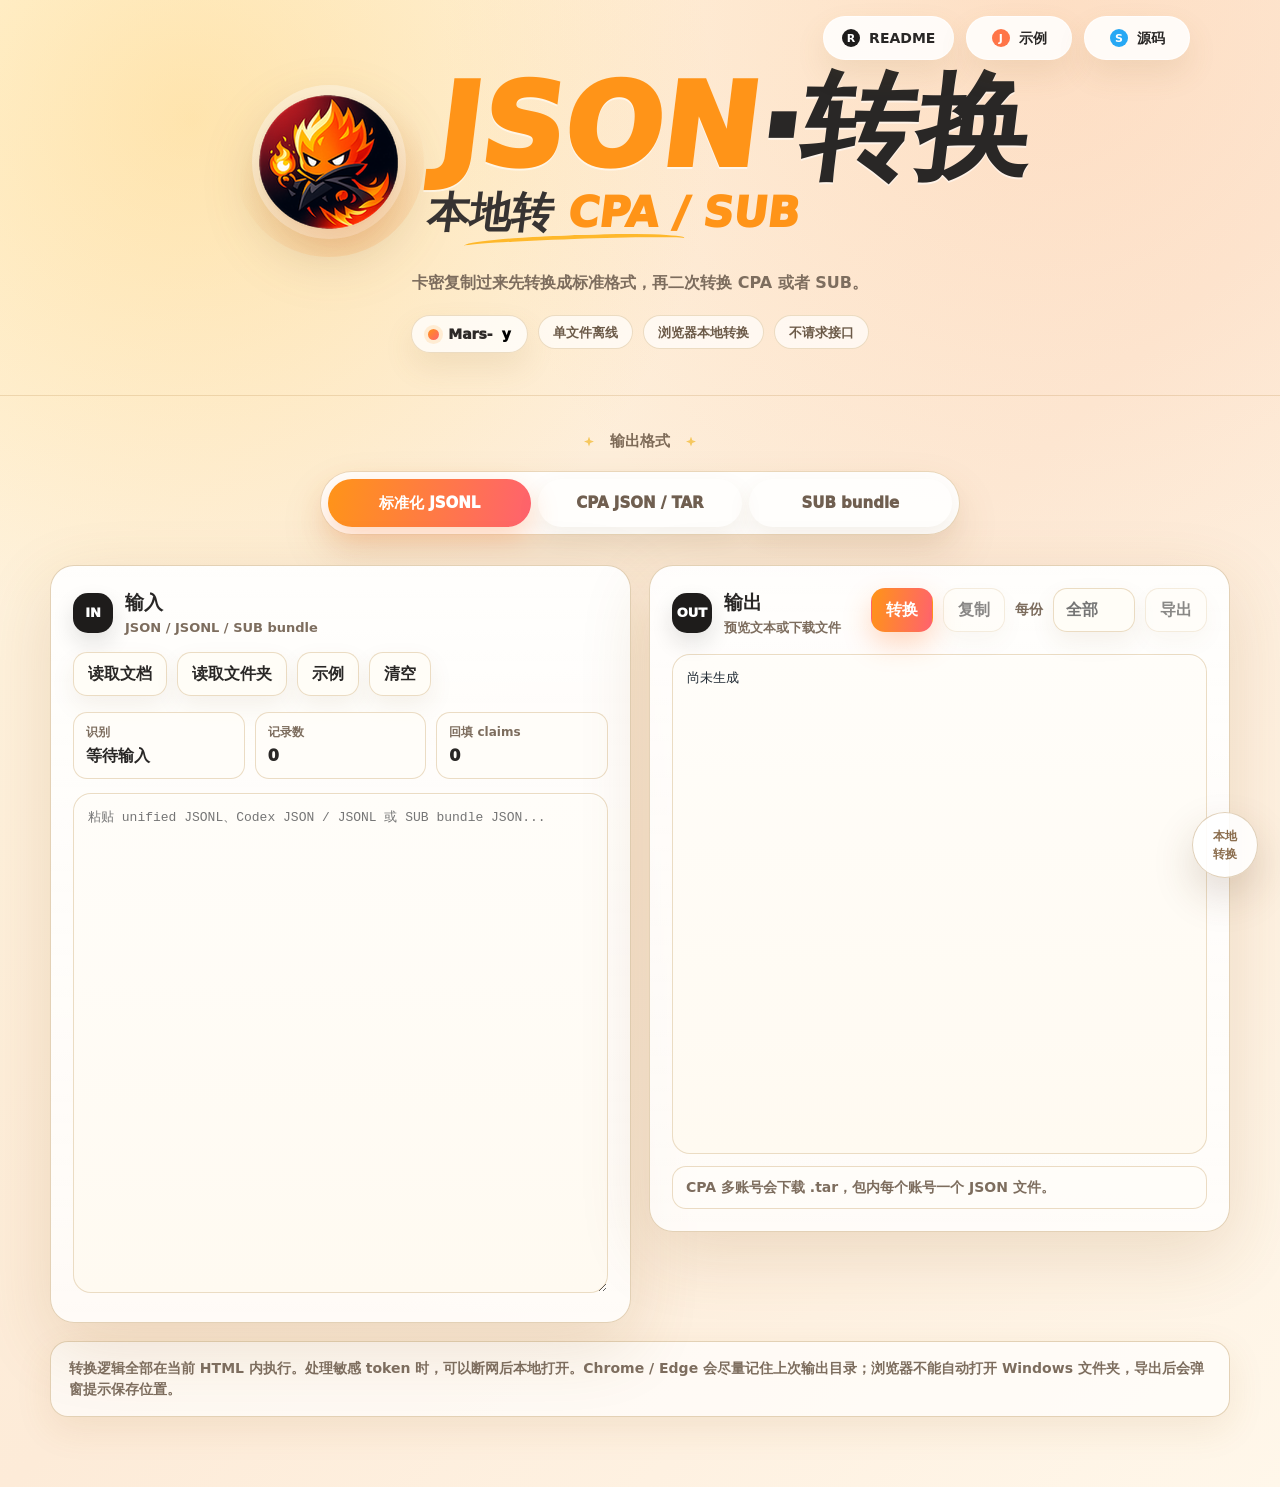
<file: tools/json-to-cpaorsub-offline/minimal/index.html>
<!doctype html>
<html lang="zh-CN">
<head>
  <meta charset="utf-8">
  <meta name="viewport" content="width=device-width, initial-scale=1">
  <meta http-equiv="Content-Security-Policy" content="default-src 'self' 'unsafe-inline' data: blob:; connect-src 'none'; base-uri 'none'; form-action 'none'">
  <title>ChatGPT JSON 本地转 CPA / SUB</title>
  <link rel="icon" type="image/x-icon" href="assets/mars-y-icon-cropped-hd.ico">
  <style>
    :root {
      color-scheme: light;
      --bg: #fff6df;
      --bg-warm: #fdebd8;
      --paper: rgba(255, 255, 255, 0.84);
      --paper-solid: #fffdf8;
      --text: #292726;
      --muted: #7d6d5e;
      --line: #ead9bd;
      --line-strong: #ffb31a;
      --accent: #ff9418;
      --accent-strong: #ff626e;
      --blue: #3388ff;
      --danger: #b42318;
      --code: #1f2933;
      --soft: rgba(255, 253, 248, 0.9);
      --shadow: 0 22px 70px rgba(144, 96, 28, 0.16);
      --shadow-pill: 0 14px 30px rgba(150, 112, 58, 0.12);
      --radius-sm: 14px;
      --radius-md: 18px;
      --radius-lg: 24px;
      --radius-pill: 999px;
    }

    * { box-sizing: border-box; }

    html { min-height: 100%; }

    body {
      margin: 0;
      min-height: 100vh;
      background:
        radial-gradient(circle at 15% 8%, rgba(255, 200, 88, 0.36), transparent 30%),
        radial-gradient(circle at 82% 2%, rgba(255, 149, 93, 0.18), transparent 34%),
        linear-gradient(135deg, var(--bg), var(--bg-warm) 54%, #fff7ea);
      color: var(--text);
      font-family: "Trebuchet MS", "Microsoft YaHei", "PingFang SC", system-ui, sans-serif;
      line-height: 1.5;
      overflow-x: hidden;
    }

    a {
      color: inherit;
      text-decoration: none;
    }

    button,
    input,
    select,
    textarea {
      font: inherit;
    }

    main {
      width: 100%;
    }

    .page-shell {
      min-height: 100vh;
      position: relative;
    }

    .top-links {
      position: absolute;
      top: 16px;
      right: clamp(18px, 7vw, 180px);
      z-index: 4;
      display: flex;
      gap: 12px;
      align-items: center;
    }

    .shortcut {
      display: inline-flex;
      min-width: 106px;
      height: 44px;
      align-items: center;
      justify-content: center;
      gap: 9px;
      padding: 0 18px;
      border: 1px solid rgba(255, 255, 255, 0.74);
      border-radius: var(--radius-pill);
      background: rgba(255, 255, 255, 0.86);
      box-shadow: var(--shadow-pill);
      font-size: 14px;
      font-weight: 800;
      white-space: nowrap;
      transition: transform 160ms ease, box-shadow 160ms ease;
    }

    .shortcut:hover {
      transform: translateY(-2px);
      box-shadow: 0 18px 38px rgba(150, 112, 58, 0.18);
    }

    .shortcut-mark {
      width: 18px;
      height: 18px;
      display: grid;
      place-items: center;
      border-radius: 50%;
      background: #1e1c1b;
      color: white;
      font-size: 11px;
      line-height: 1;
      font-weight: 900;
    }

    .shortcut:nth-child(2) .shortcut-mark { background: #ff7548; }
    .shortcut:nth-child(3) .shortcut-mark { background: #27a8f4; }

    .hero {
      min-height: 360px;
      display: grid;
      place-items: center;
      padding: 74px 24px 42px;
      border-bottom: 1px solid rgba(192, 151, 92, 0.28);
      text-align: center;
      position: relative;
    }

    .hero-inner {
      display: grid;
      justify-items: center;
      gap: 18px;
      width: min(780px, 100%);
    }

    .brand-lockup {
      display: flex;
      align-items: center;
      justify-content: center;
      gap: 28px;
    }

    .brand-icon {
      width: 154px;
      height: 154px;
      position: relative;
      display: grid;
      place-items: center;
      border-radius: 50%;
      background: rgba(255, 255, 255, 0.34);
      filter: drop-shadow(0 18px 26px rgba(106, 68, 22, 0.22));
    }

    .brand-icon::before {
      content: "";
      position: absolute;
      inset: -18px;
      border-radius: 50%;
      background: radial-gradient(circle at 58% 70%, rgba(255, 106, 0, 0.24), transparent 62%);
      z-index: -1;
    }

    .brand-icon img {
      width: 100%;
      height: 100%;
      display: block;
      border-radius: 50%;
      object-fit: cover;
    }

    .brand-word {
      text-align: left;
      letter-spacing: 0;
      line-height: 0.92;
      transform: skew(-7deg);
    }

    .brand-word h1 {
      margin: 0;
      font-size: clamp(62px, 9vw, 116px);
      font-weight: 1000;
      letter-spacing: 0;
      color: var(--text);
      text-shadow: 0 2px 0 rgba(255, 255, 255, 0.55);
    }

    .brand-word h1 span {
      color: var(--accent);
    }

    .brand-word strong {
      display: block;
      margin-top: 10px;
      font-size: clamp(26px, 4.2vw, 42px);
      line-height: 1.08;
      font-weight: 1000;
      color: #373332;
    }

    .brand-word strong span {
      color: var(--accent);
    }

    .underline-swoosh {
      width: 220px;
      height: 14px;
      border-top: 4px solid var(--line-strong);
      border-radius: 50%;
      transform: translateX(40px) rotate(-2deg);
      opacity: 0.9;
    }

    .tagline {
      margin: 4px 0 0;
      color: var(--muted);
      font-size: 16px;
      font-weight: 800;
    }

    .hero-badges {
      display: flex;
      flex-wrap: wrap;
      justify-content: center;
      gap: 10px;
      margin-top: 2px;
    }

    .hero-badge {
      height: 34px;
      display: inline-flex;
      align-items: center;
      justify-content: center;
      padding: 0 14px;
      border: 1px solid rgba(234, 217, 189, 0.9);
      border-radius: var(--radius-pill);
      background: rgba(255, 255, 255, 0.68);
      color: #6c5a48;
      font-size: 13px;
      font-weight: 850;
    }

    .brand-name {
      height: 38px;
      display: inline-flex;
      align-items: center;
      justify-content: center;
      gap: 9px;
      padding: 0 16px;
      border-radius: var(--radius-pill);
      border: 1px solid rgba(234, 217, 189, 0.9);
      background: rgba(255, 255, 255, 0.76);
      color: #2d2927;
      font-size: 14px;
      font-weight: 1000;
      box-shadow: var(--shadow-pill);
    }

    .brand-name::before {
      content: "";
      width: 11px;
      height: 11px;
      border-radius: 50%;
      background: linear-gradient(135deg, var(--accent), var(--accent-strong));
      box-shadow: 0 0 0 4px rgba(255, 148, 24, 0.14);
    }

    .brand-name .brand-y {
      color: #000;
    }

    .tool-area {
      padding: 34px 24px 70px;
    }

    p {
      margin: 0;
      color: var(--muted);
    }

    .section-kicker {
      display: flex;
      align-items: center;
      justify-content: center;
      gap: 16px;
      margin: 0 0 18px;
      color: #7e6b58;
      font-size: 15px;
      font-weight: 900;
    }

    .section-kicker::before,
    .section-kicker::after {
      content: "";
      width: 10px;
      height: 10px;
      background: #f6c85f;
      clip-path: polygon(50% 0, 63% 37%, 100% 50%, 63% 63%, 50% 100%, 37% 63%, 0 50%, 37% 37%);
    }

    .mode-tabs {
      width: min(640px, calc(100vw - 34px));
      min-height: 64px;
      margin: 0 auto 30px;
      padding: 7px;
      border: 1px solid rgba(231, 209, 174, 0.85);
      border-radius: var(--radius-pill);
      background: rgba(255, 255, 255, 0.92);
      box-shadow: 0 20px 44px rgba(128, 86, 31, 0.13);
      display: grid;
      grid-template-columns: repeat(3, minmax(0, 1fr));
      gap: 7px;
    }

    .mode-tab {
      min-height: 48px;
      border: 0;
      border-radius: var(--radius-pill);
      background: transparent;
      color: #705f50;
      font-size: 15px;
      font-weight: 1000;
      cursor: pointer;
      transition: color 160ms ease, background 160ms ease, box-shadow 160ms ease;
    }

    .mode-tab.is-active {
      color: white;
      background: linear-gradient(100deg, var(--accent), var(--accent-strong));
      box-shadow: 0 12px 28px rgba(255, 119, 40, 0.28);
    }

    .mode-select {
      position: absolute;
      width: 1px;
      height: 1px;
      opacity: 0;
      pointer-events: none;
    }

    .workspace-grid {
      width: min(1180px, 100%);
      margin: 0 auto;
      display: grid;
      grid-template-columns: 1fr 1fr;
      gap: 18px;
      align-items: start;
    }

    .panel {
      background: linear-gradient(180deg, rgba(255, 255, 255, 0.92), rgba(255, 255, 255, 0.78));
      border: 1px solid rgba(224, 204, 174, 0.9);
      border-radius: var(--radius-lg);
      padding: 22px;
      box-shadow: var(--shadow);
      overflow: hidden;
    }

    .bar {
      display: flex;
      gap: 14px;
      flex-wrap: wrap;
      align-items: flex-start;
      justify-content: space-between;
      margin-bottom: 16px;
    }

    .panel-title {
      display: flex;
      align-items: center;
      gap: 12px;
      min-width: 180px;
    }

    .panel-icon {
      width: 40px;
      height: 40px;
      display: grid;
      place-items: center;
      border-radius: 15px;
      background: #1e1c1b;
      color: white;
      box-shadow: 0 10px 22px rgba(28, 28, 28, 0.12);
      font-size: 13px;
      font-weight: 1000;
    }

    .panel-title strong {
      display: block;
      font-size: 19px;
      font-weight: 1000;
      letter-spacing: 0;
    }

    .panel-title small {
      display: block;
      margin-top: 2px;
      color: var(--muted);
      font-size: 13px;
      font-weight: 750;
    }

    .controls {
      display: flex;
      gap: 10px;
      flex-wrap: wrap;
      align-items: center;
      justify-content: flex-end;
    }

    label {
      color: var(--muted);
      font-size: 14px;
    }

    .split-control {
      min-height: 42px;
      display: inline-flex;
      align-items: center;
      font-weight: 850;
    }

    .split-input {
      width: 82px;
      min-height: 42px;
      border: 1px solid rgba(234, 218, 191, 0.92);
      border-radius: var(--radius-sm);
      background: rgba(255, 253, 247, 0.9);
      color: var(--text);
      padding: 9px 12px;
      box-shadow: 0 10px 24px rgba(131, 89, 36, 0.08);
      font-weight: 850;
    }

    button {
      min-height: 42px;
      border-radius: var(--radius-sm);
      border: 1px solid rgba(234, 218, 191, 0.92);
      background: rgba(255, 253, 247, 0.9);
      color: var(--text);
      padding: 9px 14px;
      box-shadow: 0 10px 24px rgba(131, 89, 36, 0.08);
    }

    button {
      cursor: pointer;
      font-weight: 850;
    }

    button.primary {
      border-color: transparent;
      background: linear-gradient(100deg, var(--accent), var(--accent-strong));
      color: #fff;
      box-shadow: 0 12px 28px rgba(255, 119, 40, 0.28);
    }

    button:hover:not(:disabled) { transform: translateY(-1px); }
    button:disabled { cursor: not-allowed; opacity: 0.55; }

    textarea,
    pre {
      width: 100%;
      min-height: 500px;
      margin: 0;
      border: 1px solid rgba(234, 218, 191, 0.92);
      border-radius: var(--radius-md);
      background: linear-gradient(180deg, #fffdf9 0%, #fffaf1 100%);
      color: var(--code);
      font: 13px/1.55 ui-monospace, SFMono-Regular, Consolas, "Liberation Mono", monospace;
      padding: 14px;
      white-space: pre-wrap;
      word-break: break-word;
      overflow: auto;
      box-shadow: inset 0 1px 0 rgba(255, 255, 255, 0.78);
    }

    textarea {
      resize: vertical;
      tab-size: 2;
    }

    .status {
      display: grid;
      grid-template-columns: repeat(3, minmax(0, 1fr));
      gap: 10px;
      margin-bottom: 14px;
    }

    .pill {
      border: 1px solid rgba(234, 218, 191, 0.92);
      border-radius: var(--radius-sm);
      padding: 10px 12px;
      background: rgba(255, 253, 249, 0.86);
      min-width: 0;
    }

    .pill strong {
      display: block;
      font-size: 12px;
      color: var(--muted);
      font-weight: 850;
    }

    .pill span {
      display: block;
      margin-top: 3px;
      overflow: hidden;
      text-overflow: ellipsis;
      white-space: nowrap;
      font-weight: 1000;
    }

    .message {
      min-height: 38px;
      margin-top: 12px;
      padding: 10px 13px;
      border: 1px solid rgba(234, 218, 191, 0.92);
      border-radius: var(--radius-sm);
      background: rgba(255, 253, 249, 0.78);
      color: var(--muted);
      font-size: 14px;
      font-weight: 750;
    }

    .message.error {
      border-color: #fecdd3;
      background: #fff1f2;
      color: var(--danger);
    }

    .hint {
      width: min(1180px, 100%);
      margin: 18px auto 0;
      padding: 16px 18px;
      border: 1px solid rgba(224, 204, 174, 0.9);
      border-radius: var(--radius-md);
      background: rgba(255, 255, 255, 0.66);
      color: var(--muted);
      font-size: 14px;
      font-weight: 750;
      box-shadow: 0 12px 36px rgba(144, 96, 28, 0.1);
    }

    .float-note {
      position: fixed;
      right: 22px;
      bottom: 22px;
      width: 66px;
      height: 66px;
      display: grid;
      place-items: center;
      border-radius: 50%;
      border: 1px solid rgba(223, 207, 183, 0.96);
      background: rgba(255, 255, 255, 0.88);
      box-shadow: 0 18px 42px rgba(89, 58, 28, 0.18);
      color: #8b6d4d;
      font-size: 12px;
      font-weight: 1000;
      text-align: center;
    }

    @media (max-width: 860px) {
      .top-links {
        position: relative;
        top: auto;
        right: auto;
        overflow-x: auto;
        justify-content: flex-start;
        padding: 20px 16px 0;
        scrollbar-width: none;
      }

      .shortcut { min-width: 116px; }

      .hero {
        min-height: auto;
        padding: 22px 16px 34px;
      }

      .brand-lockup {
        flex-direction: column;
        gap: 6px;
      }

      .brand-icon {
        width: 118px;
        height: 118px;
      }

      .brand-word {
        text-align: center;
        transform: none;
        max-width: 100%;
      }

      .brand-word h1 {
        font-size: clamp(48px, 15vw, 68px);
      }

      .brand-word strong {
        max-width: calc(100vw - 40px);
        font-size: clamp(21px, 6.8vw, 28px);
        line-height: 1.12;
      }

      .underline-swoosh {
        width: 150px;
        transform: translateX(30px) rotate(-2deg);
      }

      .tagline { font-size: 15px; }

      .tool-area {
        padding: 30px 16px 64px;
      }

      .mode-tabs {
        width: calc(100vw - 32px);
        grid-template-columns: 1fr;
        border-radius: 22px;
      }

      .mode-tab {
        border-radius: 17px;
      }

      .workspace-grid { grid-template-columns: 1fr; }
      .status { grid-template-columns: 1fr; }
      textarea, pre { min-height: 380px; }

      .panel {
        padding: 17px 14px;
        border-radius: 22px;
      }

      .bar {
        align-items: flex-start;
      }

      .controls {
        justify-content: flex-start;
      }

      .float-note { display: none; }
    }
  </style>
</head>
<body>
  <div class="page-shell">
    <nav class="top-links" aria-label="快捷入口">
      <a class="shortcut" href="../README.md"><span class="shortcut-mark">R</span>README</a>
      <a class="shortcut" href="../examples/card.example.jsonl"><span class="shortcut-mark">J</span>示例</a>
      <a class="shortcut" href="https://github.com/liaosong0187765-maker/json-to-cpaorsub-offline"><span class="shortcut-mark">S</span>源码</a>
    </nav>

    <header class="hero">
      <div class="hero-inner">
        <div class="brand-lockup">
          <div class="brand-icon">
            <img src="assets/mars-y-icon-cropped-hd.ico" alt="Mars-y">
          </div>
          <div class="brand-word">
            <h1><span>JSON</span>·转换</h1>
            <strong>本地转 <span>CPA / SUB</span></strong>
            <div class="underline-swoosh" aria-hidden="true"></div>
          </div>
        </div>
        <p class="tagline">卡密复制过来先转换成标准格式，再二次转换 CPA 或者 SUB。</p>
        <div class="hero-badges" aria-label="工具特性">
          <span class="brand-name">Mars-<span class="brand-y">y</span></span>
          <span class="hero-badge">单文件离线</span>
          <span class="hero-badge">浏览器本地转换</span>
          <span class="hero-badge">不请求接口</span>
        </div>
      </div>
    </header>

    <main class="tool-area">
      <p class="section-kicker">输出格式</p>
      <div class="mode-tabs" role="tablist" aria-label="输出格式">
        <button class="mode-tab is-active" type="button" data-mode-value="normalize">标准化 JSONL</button>
        <button class="mode-tab" type="button" data-mode-value="to-cpa">CPA JSON / TAR</button>
        <button class="mode-tab" type="button" data-mode-value="to-sub">SUB bundle</button>
      </div>

      <select id="mode" class="mode-select" aria-label="输出模式">
        <option value="normalize">标准化 JSONL</option>
        <option value="to-cpa">转 CPA JSON</option>
        <option value="to-sub">转 SUB bundle</option>
      </select>

      <section class="workspace-grid">
        <section class="panel">
          <div class="bar">
            <div class="panel-title">
              <span class="panel-icon">IN</span>
              <span>
                <strong>输入</strong>
                <small>JSON / JSONL / SUB bundle</small>
              </span>
            </div>
            <div class="controls">
              <input id="file-input" type="file" accept=".txt,.json,.jsonl,application/json,text/plain" multiple hidden>
              <input id="folder-input" type="file" accept=".txt,.json,.jsonl,application/json,text/plain" webkitdirectory multiple hidden>
              <button id="load-file" type="button">读取文档</button>
              <button id="load-folder" type="button">读取文件夹</button>
              <button id="demo" type="button">示例</button>
              <button id="clear" type="button">清空</button>
            </div>
          </div>

          <div class="status" aria-live="polite">
            <div class="pill"><strong>识别</strong><span id="shape">等待输入</span></div>
            <div class="pill"><strong>记录数</strong><span id="count">0</span></div>
            <div class="pill"><strong>回填 claims</strong><span id="backfilled">0</span></div>
          </div>

          <textarea id="src" spellcheck="false" placeholder="粘贴 unified JSONL、Codex JSON / JSONL 或 SUB bundle JSON..."></textarea>
        </section>

        <section class="panel">
          <div class="bar">
            <div class="panel-title">
              <span class="panel-icon">OUT</span>
              <span>
                <strong>输出</strong>
                <small>预览文本或下载文件</small>
              </span>
            </div>
            <div class="controls">
              <button class="primary" id="convert" type="button">转换</button>
              <button id="copy" type="button" disabled>复制</button>
              <label class="split-control" for="split-size">每份</label>
              <input id="split-size" class="split-input" type="number" min="1" step="1" inputmode="numeric" placeholder="全部">
              <button id="export" type="button" disabled>导出</button>
            </div>
          </div>

          <pre id="out">尚未生成</pre>
          <div id="msg" class="message">CPA 多账号会下载 .tar，包内每个账号一个 JSON 文件。</div>
        </section>
      </section>

      <div class="hint">
        转换逻辑全部在当前 HTML 内执行。处理敏感 token 时，可以断网后本地打开。Chrome / Edge 会尽量记住上次输出目录；浏览器不能自动打开 Windows 文件夹，导出后会弹窗提示保存位置。
      </div>
    </main>

    <aside class="float-note" aria-label="本地工具">本地<br>转换</aside>
  </div>

  <script>
    const DEFAULT_CLIENT_ID = "app_EMoamEEZ73f0CkXaXp7hrann";
    const DEFAULT_PRIVACY_MODE = "training_off";
    const DEFAULT_PLAN_TYPE = "free";
    const HANDLE_DB_NAME = "mars_y_json_converter";
    const HANDLE_STORE_NAME = "handles";
    const OUTPUT_DIR_HANDLE_KEY = "last_output_directory";
    const encoder = new TextEncoder();
    const decoder = new TextDecoder();

    const el = {
      src: document.getElementById("src"),
      out: document.getElementById("out"),
      mode: document.getElementById("mode"),
      convert: document.getElementById("convert"),
      copy: document.getElementById("copy"),
      export: document.getElementById("export"),
      splitSize: document.getElementById("split-size"),
      clear: document.getElementById("clear"),
      demo: document.getElementById("demo"),
      loadFile: document.getElementById("load-file"),
      loadFolder: document.getElementById("load-folder"),
      fileInput: document.getElementById("file-input"),
      folderInput: document.getElementById("folder-input"),
      shape: document.getElementById("shape"),
      count: document.getElementById("count"),
      backfilled: document.getElementById("backfilled"),
      msg: document.getElementById("msg"),
      modeTabs: Array.from(document.querySelectorAll(".mode-tab")),
    };

    let currentOutput = null;
    let currentBatchFiles = [];

    const supportedInputFilePattern = /\.(txt|json|jsonl)$/i;

    function firstText(...values) {
      for (const value of values) {
        const text = String(value ?? "").trim();
        if (text) return text;
      }
      return "";
    }

    function readObject(value) {
      return value && typeof value === "object" && !Array.isArray(value) ? value : {};
    }

    function coerceTimestamp(value) {
      if (typeof value === "number" && Number.isFinite(value)) return Math.max(0, Math.trunc(value));
      const text = String(value ?? "").trim();
      if (!text) return 0;
      if (/^-?\d+$/.test(text)) return Math.max(0, Number.parseInt(text, 10));
      const parsed = Date.parse(text);
      return Number.isNaN(parsed) ? 0 : Math.max(0, Math.trunc(parsed / 1000));
    }

    function looksLikeEmail(value) {
      const text = String(value ?? "").trim();
      if (!text || /\s/.test(text)) return false;
      const parts = text.split("@");
      return parts.length === 2 && Boolean(parts[0]) && Boolean(parts[1]);
    }

    function bytesToBase64Url(bytes) {
      let binary = "";
      for (const byte of bytes) binary += String.fromCharCode(byte);
      return btoa(binary).replace(/\+/g, "-").replace(/\//g, "_").replace(/=+$/g, "");
    }

    function base64UrlToBytes(value) {
      let normalized = String(value ?? "").replace(/-/g, "+").replace(/_/g, "/");
      const remainder = normalized.length % 4;
      if (remainder) normalized += "=".repeat(4 - remainder);
      const binary = atob(normalized);
      return Uint8Array.from(binary, (char) => char.charCodeAt(0));
    }

    function jsonToBase64Url(value) {
      return bytesToBase64Url(encoder.encode(JSON.stringify(value)));
    }

    function decodeJwtPayload(token) {
      try {
        const parts = String(token ?? "").split(".");
        if (parts.length < 2) return {};
        const parsed = JSON.parse(decoder.decode(base64UrlToBytes(parts[1])));
        return parsed && typeof parsed === "object" && !Array.isArray(parsed) ? parsed : {};
      } catch {
        return {};
      }
    }

    function extractAuth(payload) {
      return readObject(payload?.["https://api.openai.com/auth"]);
    }

    function extractProfile(payload) {
      return readObject(payload?.["https://api.openai.com/profile"]);
    }

    function extractAccountIdFromAuth(auth) {
      const accountId = firstText(auth?.chatgpt_account_id, auth?.account_id);
      if (accountId) return accountId;
      const accountUserId = firstText(auth?.chatgpt_account_user_id);
      if (accountUserId.includes("__")) return firstText(accountUserId.split("__").pop());
      return "";
    }

    function extractOrganizationId(idAuth, accessAuth) {
      const direct = firstText(idAuth?.organization_id, accessAuth?.organization_id);
      if (direct) return direct;
      const organizations = Array.isArray(idAuth?.organizations) ? idAuth.organizations : [];
      const preferred = organizations.find((org) => org?.is_default) || organizations[0];
      return firstText(preferred?.id);
    }

    function buildCompatibilityIdToken(args) {
      const now = Math.trunc(Date.now() / 1000);
      const accountId = firstText(args.accountId);
      const userId = firstText(args.userId);
      const projectId = firstText(args.projectId);
      const payload = {
        aud: [firstText(args.clientId, DEFAULT_CLIENT_ID)],
        email: firstText(args.email),
        exp: now + 3600,
        iat: now,
        iss: "https://auth.openai.com",
        "https://api.openai.com/auth": {
          account_id: accountId,
          chatgpt_account_id: accountId,
          chatgpt_user_id: userId,
          user_id: userId,
          organization_id: firstText(args.organizationId),
          project_id: projectId,
          chatgpt_plan_type: firstText(args.planType, DEFAULT_PLAN_TYPE),
        },
        sub: userId || accountId || "local-compat",
      };
      return `${jsonToBase64Url({ alg: "RS256", typ: "JWT", kid: "compat" })}.${jsonToBase64Url(payload)}.${bytesToBase64Url(encoder.encode("local_compat_signature"))}`;
    }

    function ensureIdTokenClaims(args) {
      const token = firstText(args.idToken);
      const accountId = firstText(args.accountId);
      if (!accountId) return token;

      const payload = decodeJwtPayload(token);
      if (!Object.keys(payload).length) return buildCompatibilityIdToken(args);

      const auth = { ...extractAuth(payload) };
      const existingChatgptAccountId = firstText(auth.chatgpt_account_id);
      const existingAccountId = firstText(auth.account_id);
      if (existingChatgptAccountId && existingAccountId) return token;

      const resolvedAccountId = firstText(existingChatgptAccountId, existingAccountId, accountId);
      auth.chatgpt_account_id = firstText(existingChatgptAccountId, resolvedAccountId);
      auth.account_id = firstText(existingAccountId, resolvedAccountId);

      if (args.userId) {
        auth.chatgpt_user_id = firstText(auth.chatgpt_user_id, auth.user_id, args.userId);
        auth.user_id = firstText(auth.user_id, auth.chatgpt_user_id, args.userId);
      }
      if (args.organizationId && !firstText(auth.organization_id)) auth.organization_id = args.organizationId;
      if (args.projectId && !firstText(auth.project_id)) auth.project_id = args.projectId;
      if (args.planType && !firstText(auth.chatgpt_plan_type)) auth.chatgpt_plan_type = args.planType;

      const parts = token.split(".");
      const header = parts[0] || jsonToBase64Url({ alg: "RS256", typ: "JWT", kid: "compat" });
      const signature = parts[2] || bytesToBase64Url(encoder.encode("local_compat_signature"));
      return `${header}.${jsonToBase64Url({ ...payload, "https://api.openai.com/auth": auth })}.${signature}`;
    }

    function finalizeRecord(record) {
      const item = { ...record };
      item.chatgpt_account_id = firstText(item.chatgpt_account_id, item.account_id);
      item.project_id = firstText(item.project_id, item.workspace_id);
      item.workspace_id = firstText(item.workspace_id, item.project_id);
      item.client_id = firstText(item.client_id, DEFAULT_CLIENT_ID);
      item.plan_type = firstText(item.plan_type, DEFAULT_PLAN_TYPE);
      item.privacy_mode = firstText(item.privacy_mode, DEFAULT_PRIVACY_MODE);
      item.openai_oauth_responses_websockets_v2_enabled = Boolean(item.openai_oauth_responses_websockets_v2_enabled);
      item.openai_oauth_responses_websockets_v2_mode = firstText(item.openai_oauth_responses_websockets_v2_mode, "off");
      item.disabled = Boolean(item.disabled);
      item.id_token = ensureIdTokenClaims({
        idToken: item.id_token,
        accessToken: item.access_token,
        accountId: item.chatgpt_account_id,
        userId: item.chatgpt_user_id,
        organizationId: item.organization_id,
        projectId: firstText(item.project_id, item.workspace_id),
        email: firstText(item.email, item.account_claims_email),
        planType: item.plan_type,
        clientId: item.client_id,
      });
      return item;
    }

    function normalizeRecord(input) {
      const item = readObject(input);
      if (!Object.keys(item).length || Array.isArray(item.accounts)) return null;

      const tokens = readObject(item.tokens);
      const credentials = readObject(item.credentials);
      const extra = readObject(item.extra);

      const idToken = firstText(item.id_token, credentials.id_token, tokens.id_token);
      const accessToken = firstText(item.access_token, credentials.access_token, tokens.access_token);
      const idPayload = decodeJwtPayload(idToken);
      const accessPayload = decodeJwtPayload(accessToken);
      const idAuth = extractAuth(idPayload);
      const accessAuth = extractAuth(accessPayload);
      const accessProfile = extractProfile(accessPayload);

      const email = firstText(
        item.email,
        extra.email,
        credentials.email,
        item.name,
        idPayload.email,
        accessProfile.email
      );
      const loginIdentity = firstText(item.login_identity);

      const record = {
        version: Number.parseInt(item.version || 1, 10) || 1,
        platform: firstText(item.platform, "chatgpt"),
        email,
        password: firstText(item.password),
        login_identity: loginIdentity,
        phone: firstText(item.phone),
        access_token: accessToken,
        refresh_token: firstText(item.refresh_token, credentials.refresh_token, tokens.refresh_token),
        id_token: idToken,
        session_token: firstText(item.session_token, credentials.session_token),
        client_id: firstText(item.client_id, credentials.client_id, DEFAULT_CLIENT_ID),
        chatgpt_account_id: firstText(
          item.chatgpt_account_id,
          item.account_id,
          credentials.chatgpt_account_id,
          credentials.account_id,
          extractAccountIdFromAuth(idAuth),
          extractAccountIdFromAuth(accessAuth)
        ),
        chatgpt_user_id: firstText(
          item.chatgpt_user_id,
          credentials.chatgpt_user_id,
          idAuth.chatgpt_user_id,
          idAuth.user_id,
          accessAuth.chatgpt_user_id,
          accessAuth.user_id
        ),
        organization_id: firstText(item.organization_id, credentials.organization_id, extractOrganizationId(idAuth, accessAuth)),
        project_id: firstText(item.project_id, credentials.project_id, item.workspace_id, credentials.workspace_id, idAuth.project_id, accessAuth.project_id),
        workspace_id: firstText(item.workspace_id, credentials.workspace_id, item.project_id, credentials.project_id, idAuth.project_id, accessAuth.project_id),
        created_at: coerceTimestamp(item.created_at),
        last_used: coerceTimestamp(item.last_used),
        status: firstText(item.status),
        source: firstText(item.source, item.notes, tokens.access_token ? "codex_input" : credentials.access_token ? "sub_bundle_input" : ""),
        disabled: Boolean(item.disabled),
        account_claims_email: firstText(item.account_claims_email, extra.email, idPayload.email, accessProfile.email, email),
        plan_type: firstText(item.plan_type, credentials.plan_type, idAuth.chatgpt_plan_type, accessAuth.chatgpt_plan_type, DEFAULT_PLAN_TYPE),
        privacy_mode: firstText(item.privacy_mode, extra.privacy_mode, DEFAULT_PRIVACY_MODE),
        openai_oauth_responses_websockets_v2_enabled: Boolean(
          item.openai_oauth_responses_websockets_v2_enabled ||
          extra.openai_oauth_responses_websockets_v2_enabled
        ),
        openai_oauth_responses_websockets_v2_mode: firstText(
          item.openai_oauth_responses_websockets_v2_mode,
          extra.openai_oauth_responses_websockets_v2_mode,
          "off"
        ),
      };

      if (record.login_identity && !record.phone && !looksLikeEmail(record.login_identity)) record.phone = record.login_identity;
      if (!record.email) record.email = firstText(record.account_claims_email, record.chatgpt_account_id, "unknown-account");
      return finalizeRecord(record);
    }

    function parseInputItems(text) {
      const trimmed = String(text ?? "").trim();
      if (!trimmed) return { items: [], shape: "空输入" };

      let root = null;
      try {
        root = JSON.parse(trimmed);
      } catch {
        root = null;
      }

      const items = [];
      let shape = "JSONL";

      if (root && typeof root === "object" && !Array.isArray(root)) {
        if (Array.isArray(root.accounts)) {
          items.push(...root.accounts.filter((value) => value && typeof value === "object" && !Array.isArray(value)));
          shape = "SUB bundle JSON";
        } else {
          items.push(root);
          shape = root.tokens ? "Codex JSON" : root.credentials ? "SUB account JSON" : "Unified JSON";
        }
      } else if (Array.isArray(root)) {
        items.push(...root.filter((value) => value && typeof value === "object" && !Array.isArray(value)));
        shape = items[0]?.tokens ? "Codex JSON 数组" : items[0]?.credentials ? "SUB account JSON 数组" : "JSON 数组";
      } else {
        for (const [index, rawLine] of trimmed.split(/\r?\n/).entries()) {
          const line = rawLine.trim();
          if (!line || line.startsWith("#")) continue;
          try {
            const parsed = JSON.parse(line);
            if (parsed && typeof parsed === "object" && !Array.isArray(parsed)) {
              if (Array.isArray(parsed.accounts)) {
                items.push(...parsed.accounts.filter((value) => value && typeof value === "object" && !Array.isArray(value)));
                shape = "SUB bundle JSONL";
              } else {
                items.push(parsed);
              }
            }
          } catch (error) {
            throw new Error(`第 ${index + 1} 行不是有效 JSON：${error instanceof Error ? error.message : String(error)}`);
          }
        }
        if (items[0]?.tokens) shape = "Codex JSONL";
        else if (items[0]?.credentials) shape = "SUB account JSONL";
        else shape = "Unified JSONL";
      }

      return { items, shape };
    }

    function normalizeRecordsFromText(text) {
      const { items, shape } = parseInputItems(text);
      const recordMap = new Map();
      let backfilled = 0;

      for (const item of items) {
        const sourceIdToken = firstText(item?.id_token, item?.credentials?.id_token, item?.tokens?.id_token);
        const beforeAuth = extractAuth(decodeJwtPayload(sourceIdToken));
        const hadClaims = Boolean(firstText(beforeAuth.chatgpt_account_id) && firstText(beforeAuth.account_id));
        const record = normalizeRecord(item);
        if (!record) continue;

        const afterAuth = extractAuth(decodeJwtPayload(record.id_token));
        const hasClaims = Boolean(firstText(afterAuth.chatgpt_account_id) && firstText(afterAuth.account_id));
        if (!hadClaims && hasClaims && firstText(record.chatgpt_account_id)) backfilled += 1;

        const key = firstText(record.email, record.chatgpt_account_id, crypto.randomUUID()).trim().toLowerCase();
        recordMap.set(key, record);
      }

      return { records: [...recordMap.values()], shape, backfilled };
    }

    function toIsoUtc8(date) {
      const shifted = new Date(date.getTime() + 8 * 60 * 60 * 1000);
      return shifted.toISOString().replace("T", " ").replace(/\.\d{3}Z$/, " +0800");
    }

    function sanitizeFilename(value, fallback) {
      const text = firstText(value, fallback).replace(/[\\/:*?"<>|\x00-\x1f]+/g, "_").replace(/\s+/g, "_");
      return text.slice(0, 90) || fallback;
    }

    function exportFileName(count, ext, now = new Date()) {
      const stamp = now.toISOString().replace(/[-:]/g, "").replace(/\.\d{3}Z$/, "Z");
      return `chatgpt_${count}_${stamp}.${ext}`;
    }

    function buildCpaPayload(record, now = new Date()) {
      const item = finalizeRecord(record);
      const expiresAt = coerceTimestamp(decodeJwtPayload(item.access_token).exp);
      return {
        type: "codex",
        email: item.email,
        expired: expiresAt ? toIsoUtc8(new Date(expiresAt * 1000)) : "",
        id_token: item.id_token,
        account_id: firstText(item.chatgpt_account_id),
        disabled: Boolean(item.disabled),
        access_token: item.access_token,
        last_refresh: toIsoUtc8(now),
        refresh_token: item.refresh_token,
      };
    }

    function buildSubAccount(record, now = new Date()) {
      const item = finalizeRecord(record);
      let expiresAt = coerceTimestamp(decodeJwtPayload(item.access_token).exp);
      if (!expiresAt) expiresAt = Math.trunc(now.getTime() / 1000) + 863999;

      return {
        name: item.email,
        platform: "openai",
        type: "oauth",
        credentials: {
          access_token: item.access_token,
          chatgpt_account_id: item.chatgpt_account_id,
          chatgpt_user_id: item.chatgpt_user_id,
          client_id: firstText(item.client_id, DEFAULT_CLIENT_ID),
          email: item.email,
          expires_at: expiresAt,
          id_token: item.id_token,
          organization_id: item.organization_id,
          plan_type: firstText(item.plan_type, DEFAULT_PLAN_TYPE),
          refresh_token: item.refresh_token,
        },
        extra: {
          email: item.email,
          openai_oauth_responses_websockets_v2_enabled: Boolean(item.openai_oauth_responses_websockets_v2_enabled),
          openai_oauth_responses_websockets_v2_mode: firstText(item.openai_oauth_responses_websockets_v2_mode, "off"),
          privacy_mode: firstText(item.privacy_mode, DEFAULT_PRIVACY_MODE),
        },
        concurrency: 10,
        priority: 1,
        rate_multiplier: 1,
        auto_pause_on_expired: true,
      };
    }

    function writeText(dst, offset, text) {
      const bytes = encoder.encode(String(text ?? ""));
      dst.set(bytes.slice(0, Math.max(0, dst.length - offset)), offset);
    }

    function tarOctal(value, length) {
      const text = Math.max(0, Math.trunc(value)).toString(8);
      return `${text}`.padStart(length - 1, "0") + "\0";
    }

    function tarChecksum(header) {
      let sum = 0;
      for (const byte of header) sum += byte;
      return `${sum.toString(8).padStart(6, "0")}\0 `;
    }

    function createTarArchive(files, now = new Date()) {
      const blocks = [];
      const timestamp = Math.trunc(now.getTime() / 1000);

      for (const file of files) {
        const name = sanitizeFilename(file.name, "account.json").slice(0, 99);
        const bytes = file.bytes instanceof Uint8Array ? file.bytes : encoder.encode(String(file.text ?? ""));
        const header = new Uint8Array(512);

        writeText(header, 0, name);
        writeText(header, 100, "0000777\0");
        writeText(header, 108, "0000000\0");
        writeText(header, 116, "0000000\0");
        writeText(header, 124, tarOctal(bytes.length, 12));
        writeText(header, 136, tarOctal(timestamp, 12));
        writeText(header, 148, "        ");
        writeText(header, 156, "0");
        writeText(header, 257, "ustar\0");
        writeText(header, 263, "00");
        writeText(header, 148, tarChecksum(header));

        blocks.push(header, bytes);
        const padding = (512 - (bytes.length % 512)) % 512;
        if (padding) blocks.push(new Uint8Array(padding));
      }

      blocks.push(new Uint8Array(1024));
      const output = new Uint8Array(blocks.reduce((size, block) => size + block.length, 0));
      let offset = 0;
      for (const block of blocks) {
        output.set(block, offset);
        offset += block.length;
      }
      return output;
    }

    function buildOutput(records, mode, now = new Date()) {
      if (!records.length) throw new Error("当前输入里没有解析出有效记录。");

      if (mode === "normalize") {
        const lines = records.map((record) => JSON.stringify(record));
        const text = `${lines.join("\n")}${lines.length ? "\n" : ""}`;
        return {
          text,
          parts: [text],
          name: exportFileName(records.length, "jsonl", now),
          mime: "application/json;charset=utf-8",
          summary: `已标准化 ${records.length} 条记录，输出 unified JSONL。`,
        };
      }

      if (mode === "to-cpa") {
        const payloads = records.map((record) => buildCpaPayload(record, now));
        if (payloads.length === 1) {
          const text = JSON.stringify(payloads[0], null, 2);
          return {
            text,
            parts: [text],
            name: exportFileName(1, "json", now),
            mime: "application/json;charset=utf-8",
            summary: "已生成 1 个 CPA token JSON。",
          };
        }

        const files = payloads.map((payload, index) => ({
          name: `${sanitizeFilename(payload.email, `account_${index + 1}`)}.json`,
          text: JSON.stringify(payload, null, 2),
        }));
        const tarBytes = createTarArchive(files, now);
        return {
          text: ["CPA .tar 包内文件：", ...files.map((file) => `- ${file.name}`)].join("\n"),
          parts: [tarBytes],
          name: exportFileName(payloads.length, "tar", now),
          mime: "application/x-tar",
          summary: `已生成 1 个 CPA tar 包，包含 ${files.length} 个单账号 JSON 文件。`,
        };
      }

      if (mode === "to-sub") {
        const bundle = {
          exported_at: now.toISOString(),
          proxies: [],
          accounts: records.map((record) => buildSubAccount(record, now)),
        };
        const text = JSON.stringify(bundle, null, 2);
        return {
          text,
          parts: [text],
          name: exportFileName(bundle.accounts.length, "json", now),
          mime: "application/json;charset=utf-8",
          summary: `已生成 1 个 SUB bundle JSON，包含 ${bundle.accounts.length} 个账号。`,
        };
      }

      throw new Error(`不支持的输出模式：${mode}`);
    }

    function convertText(text, mode, now = new Date()) {
      const parsed = normalizeRecordsFromText(text);
      return { ...parsed, output: buildOutput(parsed.records, mode, now) };
    }

    function setMessage(text, isError = false) {
      el.msg.textContent = text;
      el.msg.className = isError ? "message error" : "message";
    }

    function runConvert() {
      try {
        const result = convertText(el.src.value, el.mode.value);
        currentOutput = result.output;
        el.shape.textContent = result.shape;
        el.count.textContent = String(result.records.length);
        el.backfilled.textContent = String(result.backfilled);
        el.out.textContent = currentOutput.text;
        el.copy.disabled = false;
        el.export.disabled = false;
        setMessage(currentOutput.summary);
      } catch (error) {
        currentOutput = null;
        el.copy.disabled = true;
        el.export.disabled = true;
        el.out.textContent = "转换失败";
        setMessage(error instanceof Error ? error.message : String(error), true);
      }
    }

    function syncModeTabs() {
      el.modeTabs.forEach((tab) => {
        tab.classList.toggle("is-active", tab.dataset.modeValue === el.mode.value);
      });
    }

    function updateBatchButtonState() {
      el.export.disabled = !currentBatchFiles.length && !currentOutput;
    }

    function sourceFileLabel(file, index) {
      return firstText(file.webkitRelativePath, file.name, `input_${index + 1}`);
    }

    function saveBlobWithLink(blob, name) {
      const url = URL.createObjectURL(blob);
      const link = document.createElement("a");
      link.href = url;
      link.download = name;
      document.body.appendChild(link);
      link.click();
      link.remove();
      URL.revokeObjectURL(url);
    }

    async function writeOutputToDirectory(directoryHandle, output, name) {
      const fileHandle = await directoryHandle.getFileHandle(name, { create: true });
      const writable = await fileHandle.createWritable();
      await writable.write(new Blob(output.parts, { type: output.mime }));
      await writable.close();
    }

    function mergeBatchRecords(now = new Date()) {
      if (!currentBatchFiles.length) throw new Error("请先读取多个文档或读取文件夹。");
      const recordMap = new Map();
      let backfilled = 0;
      const shapes = new Set();
      const failures = [];

      for (const [index, item] of currentBatchFiles.entries()) {
        try {
          const parsed = normalizeRecordsFromText(item.text);
          shapes.add(parsed.shape);
          backfilled += parsed.backfilled;
          for (const record of parsed.records) {
            const key = firstText(record.email, record.chatgpt_account_id, crypto.randomUUID()).trim().toLowerCase();
            recordMap.set(key, record);
          }
        } catch (error) {
          failures.push(`${sourceFileLabel(item.file, index)}：${error instanceof Error ? error.message : String(error)}`);
        }
      }

      const records = [...recordMap.values()];
      if (!records.length) throw new Error(`没有可合并的有效记录。${failures.slice(0, 3).join("；")}`);
      const output = buildOutput(records, el.mode.value, now);
      return { records, shape: [...shapes].join(" + ") || "批量文件", backfilled, output, failures };
    }

    function parseSplitSize(total) {
      const raw = firstText(el.splitSize.value);
      if (!raw) return 0;
      const size = Number.parseInt(raw, 10);
      if (!Number.isFinite(size) || size < 1) throw new Error("每份数量必须是大于 0 的整数。");
      if (size > total) {
        const message = `数量不够：当前只有 ${total} 条记录，每份 ${size} 条无法拆分。请留空合并导出，或填写不超过 ${total} 的数量。`;
        window.alert(message);
        throw new Error(message);
      }
      return size;
    }

    function chunkRecords(records, splitSize) {
      if (!splitSize) return [records];
      const chunks = [];
      for (let index = 0; index < records.length; index += splitSize) {
        chunks.push(records.slice(index, index + splitSize));
      }
      return chunks;
    }

    function outputNameForPart(baseName, partIndex, totalParts, output) {
      if (totalParts === 1) return output.name;
      const ext = output.name.split(".").pop() || "txt";
      const stem = sanitizeFilename(baseName.replace(/\.[^.]+$/, ""), "merged");
      return `${stem}_part${String(partIndex + 1).padStart(3, "0")}_of_${String(totalParts).padStart(3, "0")}.${ext}`;
    }

    function getExportRecords() {
      if (currentBatchFiles.length) {
        return mergeBatchRecords();
      }
      if (!el.src.value.trim()) throw new Error("请先粘贴内容、读取文档或读取文件夹。");
      const parsed = normalizeRecordsFromText(el.src.value);
      return { ...parsed, failures: [] };
    }

    function showNotice(message) {
      window.alert(message);
      setMessage(message);
    }

    function openHandleDatabase() {
      return new Promise((resolve, reject) => {
        if (!window.indexedDB) {
          resolve(null);
          return;
        }
        const request = indexedDB.open(HANDLE_DB_NAME, 1);
        request.onupgradeneeded = () => {
          request.result.createObjectStore(HANDLE_STORE_NAME);
        };
        request.onsuccess = () => resolve(request.result);
        request.onerror = () => reject(request.error);
      });
    }

    async function getStoredOutputDirectory() {
      const db = await openHandleDatabase();
      if (!db) return null;
      return new Promise((resolve, reject) => {
        const tx = db.transaction(HANDLE_STORE_NAME, "readonly");
        const request = tx.objectStore(HANDLE_STORE_NAME).get(OUTPUT_DIR_HANDLE_KEY);
        request.onsuccess = () => resolve(request.result || null);
        request.onerror = () => reject(request.error);
        tx.oncomplete = () => db.close();
        tx.onerror = () => db.close();
      });
    }

    async function storeOutputDirectory(directoryHandle) {
      const db = await openHandleDatabase();
      if (!db) return;
      return new Promise((resolve, reject) => {
        const tx = db.transaction(HANDLE_STORE_NAME, "readwrite");
        tx.objectStore(HANDLE_STORE_NAME).put(directoryHandle, OUTPUT_DIR_HANDLE_KEY);
        tx.oncomplete = () => {
          db.close();
          resolve();
        };
        tx.onerror = () => {
          db.close();
          reject(tx.error);
        };
      });
    }

    async function ensureDirectoryPermission(directoryHandle) {
      if (!directoryHandle?.queryPermission || !directoryHandle?.requestPermission) return false;
      const options = { mode: "readwrite" };
      if (await directoryHandle.queryPermission(options) === "granted") return true;
      return await directoryHandle.requestPermission(options) === "granted";
    }

    function previewMergedOutput(result) {
      currentOutput = result.output;
      el.shape.textContent = result.shape;
      el.count.textContent = String(result.records.length);
      el.backfilled.textContent = String(result.backfilled);
      el.out.textContent = currentOutput.text;
      el.copy.disabled = false;
      el.export.disabled = false;
    }

    async function saveSingleOutput(output) {
      const blob = new Blob(output.parts, { type: output.mime });

      if (window.showSaveFilePicker) {
        try {
          let startIn = undefined;
          try {
            const storedHandle = await getStoredOutputDirectory();
            if (storedHandle && await ensureDirectoryPermission(storedHandle)) startIn = storedHandle;
          } catch {
            startIn = undefined;
          }
          const fileHandle = await window.showSaveFilePicker({
            suggestedName: output.name,
            startIn,
            types: [{ description: "转换输出", accept: { [output.mime.split(";")[0]]: [`.${output.name.split(".").pop()}`] } }],
          });
          const writable = await fileHandle.createWritable();
          await writable.write(blob);
          await writable.close();
          return true;
        } catch (error) {
          if (error instanceof DOMException && error.name === "AbortError") return false;
          setMessage(`指定保存位置失败，已改用浏览器下载：${error instanceof Error ? error.message : String(error)}`, true);
        }
      }

      saveBlobWithLink(blob, output.name);
      return true;
    }

    async function exportOutput() {
      try {
        const result = getExportRecords();
        const splitSize = parseSplitSize(result.records.length);
        const chunks = chunkRecords(result.records, splitSize);
        const now = new Date();
        const baseName = exportFileName(result.records.length, el.mode.value === "to-cpa" ? "tar" : el.mode.value === "normalize" ? "jsonl" : "json", now);
        const outputs = chunks.map((records) => buildOutput(records, el.mode.value, now));

        if (outputs.length === 1) {
          previewMergedOutput({ ...result, output: outputs[0] });
          const saved = await saveSingleOutput(outputs[0]);
          if (!saved) return;
          const skipped = result.failures.length ? `，跳过失败文件 ${result.failures.length} 个` : "";
          showNotice(`已导出 1 个文件，包含 ${result.records.length} 条记录${skipped}。`);
        } else {
          const directoryHandle = await pickOutputDirectory();
          if (!directoryHandle) return;
          for (const [index, output] of outputs.entries()) {
            await writeOutputToDirectory(directoryHandle, output, outputNameForPart(baseName, index, outputs.length, output));
          }
          previewMergedOutput({ ...result, output: outputs[0] });
          const tail = chunks[chunks.length - 1].length;
          const tailText = splitSize && tail < splitSize ? `，最后一份 ${tail} 条` : "";
          const skipped = result.failures.length ? `，跳过失败文件 ${result.failures.length} 个` : "";
          showNotice(`已按每份 ${splitSize} 条导出 ${outputs.length} 个文件，共 ${result.records.length} 条记录${tailText}${skipped}。已保存到：${directoryHandle.name}`);
        }
      } catch (error) {
        setMessage(error instanceof Error ? error.message : String(error), true);
      }
    }

    async function loadLocalFiles(fileList) {
      const files = Array.from(fileList || []).filter((file) => supportedInputFilePattern.test(file.name));
      if (!files.length) {
        setMessage("请选择 .txt、.json 或 .jsonl 文件。", true);
        return;
      }

      try {
        const loaded = [];
        for (const [index, file] of files.entries()) {
          const text = await file.text();
          loaded.push({ file, text });
        }
        currentBatchFiles = loaded;
        el.src.value = loaded[0]?.text ?? "";
        runConvert();
        updateBatchButtonState();
        if (files.length > 1) {
          setMessage(`已读取 ${files.length} 个本地文件。输入框只预览第 1 个：${sourceFileLabel(files[0], 0)}；点击“导出”会先合并全部记录，填写每份数量可自动拆分成多份。`);
        } else {
          setMessage(`已读取本地文件：${sourceFileLabel(files[0], 0)}`);
        }
      } catch (error) {
        currentBatchFiles = [];
        updateBatchButtonState();
        setMessage(error instanceof Error ? `读取文件失败：${error.message}` : "读取文件失败。", true);
      } finally {
        el.fileInput.value = "";
        el.folderInput.value = "";
      }
    }

    async function pickOutputDirectory() {
      if (!window.showDirectoryPicker) {
        setMessage("当前浏览器不支持选择输出目录。请使用新版 Chrome 或 Edge，或使用“另存为”。", true);
        return null;
      }

      try {
        const storedHandle = await getStoredOutputDirectory();
        if (storedHandle && await ensureDirectoryPermission(storedHandle)) {
          setMessage(`已使用上次输出目录：${storedHandle.name}`);
          return storedHandle;
        }
      } catch {
        // Ignore stale stored handles and ask the user to choose again.
      }

      try {
        const directoryHandle = await window.showDirectoryPicker({ mode: "readwrite" });
        await storeOutputDirectory(directoryHandle);
        setMessage(`已选择输出目录：${directoryHandle.name}`);
        return directoryHandle;
      } catch (error) {
        if (error instanceof DOMException && error.name === "AbortError") return null;
        setMessage(error instanceof Error ? `选择输出目录失败：${error.message}` : "选择输出目录失败。", true);
        return null;
      }
    }

    function makeJwt(payload) {
      return `${jsonToBase64Url({ alg: "RS256", typ: "JWT", kid: "demo" })}.${jsonToBase64Url(payload)}.demo_signature`;
    }

    function demoInput() {
      const now = Math.trunc(Date.now() / 1000);
      const makeAccount = (n) => {
        const email = `demo${n}@example.com`;
        const accountId = `acc_demo_${n}`;
        const userId = `user_demo_${n}`;
        const accessToken = makeJwt({
          exp: now + 10 * 24 * 60 * 60,
          "https://api.openai.com/auth": {
            account_id: accountId,
            chatgpt_account_id: accountId,
            user_id: userId,
            chatgpt_user_id: userId,
            organization_id: `org_demo_${n}`,
          },
          "https://api.openai.com/profile": { email },
        });
        const idToken = makeJwt({
          email,
          exp: now + 3600,
          "https://api.openai.com/auth": {
            account_id: accountId,
            chatgpt_account_id: accountId,
            user_id: userId,
            chatgpt_user_id: userId,
          },
        });
        return {
          version: 1,
          platform: "chatgpt",
          email,
          access_token: accessToken,
          refresh_token: `rt_demo_${n}`,
          id_token: idToken,
          chatgpt_account_id: accountId,
          chatgpt_user_id: userId,
          organization_id: `org_demo_${n}`,
          project_id: accountId,
          workspace_id: accountId,
          created_at: now,
          last_used: now,
          status: "registered",
          source: "demo",
        };
      };
      return [makeAccount(1), makeAccount(2)].map((item) => JSON.stringify(item)).join("\n");
    }

    el.convert.addEventListener("click", runConvert);
    el.modeTabs.forEach((tab) => {
      tab.addEventListener("click", () => {
        el.mode.value = tab.dataset.modeValue;
        syncModeTabs();
      });
    });
    el.mode.addEventListener("change", syncModeTabs);
    el.export.addEventListener("click", exportOutput);
    el.loadFile.addEventListener("click", () => {
      el.fileInput.click();
    });
    el.loadFolder.addEventListener("click", () => {
      el.folderInput.click();
    });
    el.fileInput.addEventListener("change", () => {
      loadLocalFiles(el.fileInput.files);
    });
    el.folderInput.addEventListener("change", () => {
      loadLocalFiles(el.folderInput.files);
    });
    el.copy.addEventListener("click", async () => {
      if (!currentOutput) return;
      await navigator.clipboard.writeText(currentOutput.text);
      setMessage("已复制当前预览文本。注意：CPA 多账号下载内容是 tar 文件，复制只复制文件列表预览。");
    });
    el.clear.addEventListener("click", () => {
      el.src.value = "";
      el.out.textContent = "尚未生成";
      el.shape.textContent = "等待输入";
      el.count.textContent = "0";
      el.backfilled.textContent = "0";
      currentOutput = null;
      currentBatchFiles = [];
      el.copy.disabled = true;
      el.export.disabled = true;
      setMessage("CPA 多账号会下载 .tar，包内每个账号一个 JSON 文件。");
    });
    el.demo.addEventListener("click", () => {
      currentBatchFiles = [];
      el.src.value = demoInput();
      runConvert();
      updateBatchButtonState();
    });
  </script>
</body>
</html>
</file>
<file: blog/assets/blog.css>
:root {
  color-scheme: light;
  --bg: #f4f1eb;
  --surface: #fffaf3;
  --surface-strong: #ffffff;
  --text: #1f1f20;
  --muted: #69635c;
  --faint: #8a8278;
  --line: rgba(31, 31, 32, 0.1);
  --accent: #c9694a;
  --accent-dark: #9d482d;
  --shadow: 0 18px 52px rgba(45, 36, 28, 0.08);
  --radius: 8px;
  font-family: Inter, ui-sans-serif, system-ui, -apple-system, BlinkMacSystemFont, "Segoe UI", sans-serif;
}

* {
  box-sizing: border-box;
}

html {
  background: var(--bg);
  color: var(--text);
}

body {
  margin: 0;
  min-height: 100vh;
  background:
    linear-gradient(180deg, rgba(255, 255, 255, 0.5), rgba(244, 241, 235, 0) 360px),
    var(--bg);
  color: var(--text);
}

a {
  color: inherit;
  text-decoration: none;
}

img {
  display: block;
  max-width: 100%;
}

.site-shell {
  min-height: 100vh;
}

.topbar {
  position: sticky;
  top: 0;
  z-index: 20;
  border-bottom: 1px solid var(--line);
  background: rgba(244, 241, 235, 0.9);
  backdrop-filter: blur(18px);
}

.topbar-inner,
.container {
  width: min(1080px, calc(100% - 40px));
  margin-inline: auto;
}

.topbar-inner {
  min-height: 68px;
  display: flex;
  align-items: center;
  gap: 28px;
}

.brand {
  display: inline-flex;
  align-items: center;
  gap: 10px;
  font-weight: 800;
  letter-spacing: 0;
}

.brand img {
  width: 30px;
  height: 30px;
  border-radius: 7px;
}

.brand span {
  font-size: 17px;
}

.brand small {
  min-height: 24px;
  display: inline-flex;
  align-items: center;
  margin-left: 4px;
  padding: 0 8px;
  border: 1px solid rgba(201, 105, 74, 0.24);
  border-radius: 999px;
  color: var(--accent-dark);
  background: rgba(201, 105, 74, 0.11);
  font-size: 12px;
  font-weight: 800;
}

.brand-accent {
  color: #000;
}

.nav-links {
  display: flex;
  align-items: center;
  gap: 8px;
  margin-left: auto;
}

.nav-links a {
  min-height: 36px;
  display: inline-flex;
  align-items: center;
  padding: 0 12px;
  border-radius: 999px;
  color: var(--muted);
  font-size: 14px;
}

.nav-links a:hover,
.nav-links a.active {
  color: var(--accent-dark);
  background: rgba(201, 105, 74, 0.1);
}

.container {
  padding: 56px 0 72px;
}

.post-grid {
  display: grid;
  grid-template-columns: 1fr;
  gap: 24px;
}

.featured-card {
  display: grid;
  grid-template-columns: minmax(0, 0.9fr) minmax(0, 1.1fr);
  overflow: hidden;
  border: 1px solid var(--line);
  border-radius: var(--radius);
  background: var(--surface-strong);
  box-shadow: var(--shadow);
}

.visual {
  min-height: 330px;
  position: relative;
  overflow: hidden;
  background: #eee6dc;
}

.visual img {
  width: 100%;
  height: 100%;
  min-height: 330px;
  object-fit: cover;
}

.featured-body {
  display: grid;
  align-content: center;
  gap: 18px;
  padding: clamp(24px, 4vw, 42px);
}

.meta-line {
  display: flex;
  flex-wrap: wrap;
  align-items: center;
  gap: 8px;
  color: var(--faint);
  font-size: 13px;
}

.tag {
  display: inline-flex;
  min-height: 25px;
  align-items: center;
  padding: 0 9px;
  border: 1px solid rgba(201, 105, 74, 0.18);
  border-radius: 999px;
  color: var(--accent-dark);
  background: rgba(201, 105, 74, 0.08);
  font-size: 12px;
  font-weight: 700;
}

.featured-body strong {
  display: block;
  max-width: 720px;
  font-size: clamp(28px, 4vw, 44px);
  line-height: 1.12;
  letter-spacing: 0;
  transition: color 160ms ease;
}

.featured-card:hover .featured-body strong {
  color: var(--accent-dark);
}

.excerpt {
  display: block;
  max-width: 680px;
  color: var(--muted);
  font-size: 16px;
  line-height: 1.7;
}

.pager {
  display: flex;
  justify-content: center;
  align-items: center;
  gap: 16px;
  padding: 34px 0 0;
  color: var(--muted);
  font-size: 16px;
}

.pager strong,
.pager span {
  min-width: 34px;
  height: 34px;
  display: inline-flex;
  align-items: center;
  justify-content: center;
  border-radius: 999px;
}

.pager strong {
  color: var(--text);
  background: var(--surface);
  border: 1px solid var(--line);
}

.pager span[aria-disabled="true"] {
  color: rgba(105, 100, 93, 0.45);
}

@media (max-width: 820px) {
  .topbar-inner {
    align-items: flex-start;
    flex-direction: column;
    gap: 12px;
    padding: 14px 0;
  }

  .nav-links {
    width: 100%;
    margin-left: 0;
    overflow-x: auto;
    padding-bottom: 4px;
  }

  .featured-card {
    grid-template-columns: 1fr;
  }

  .visual,
  .visual img {
    min-height: 230px;
  }
}

@media (max-width: 520px) {
  .topbar-inner,
  .container {
    width: min(100% - 28px, 1080px);
  }

  .container {
    padding-top: 34px;
  }

  .featured-body {
    padding: 22px;
  }
}
</file>
